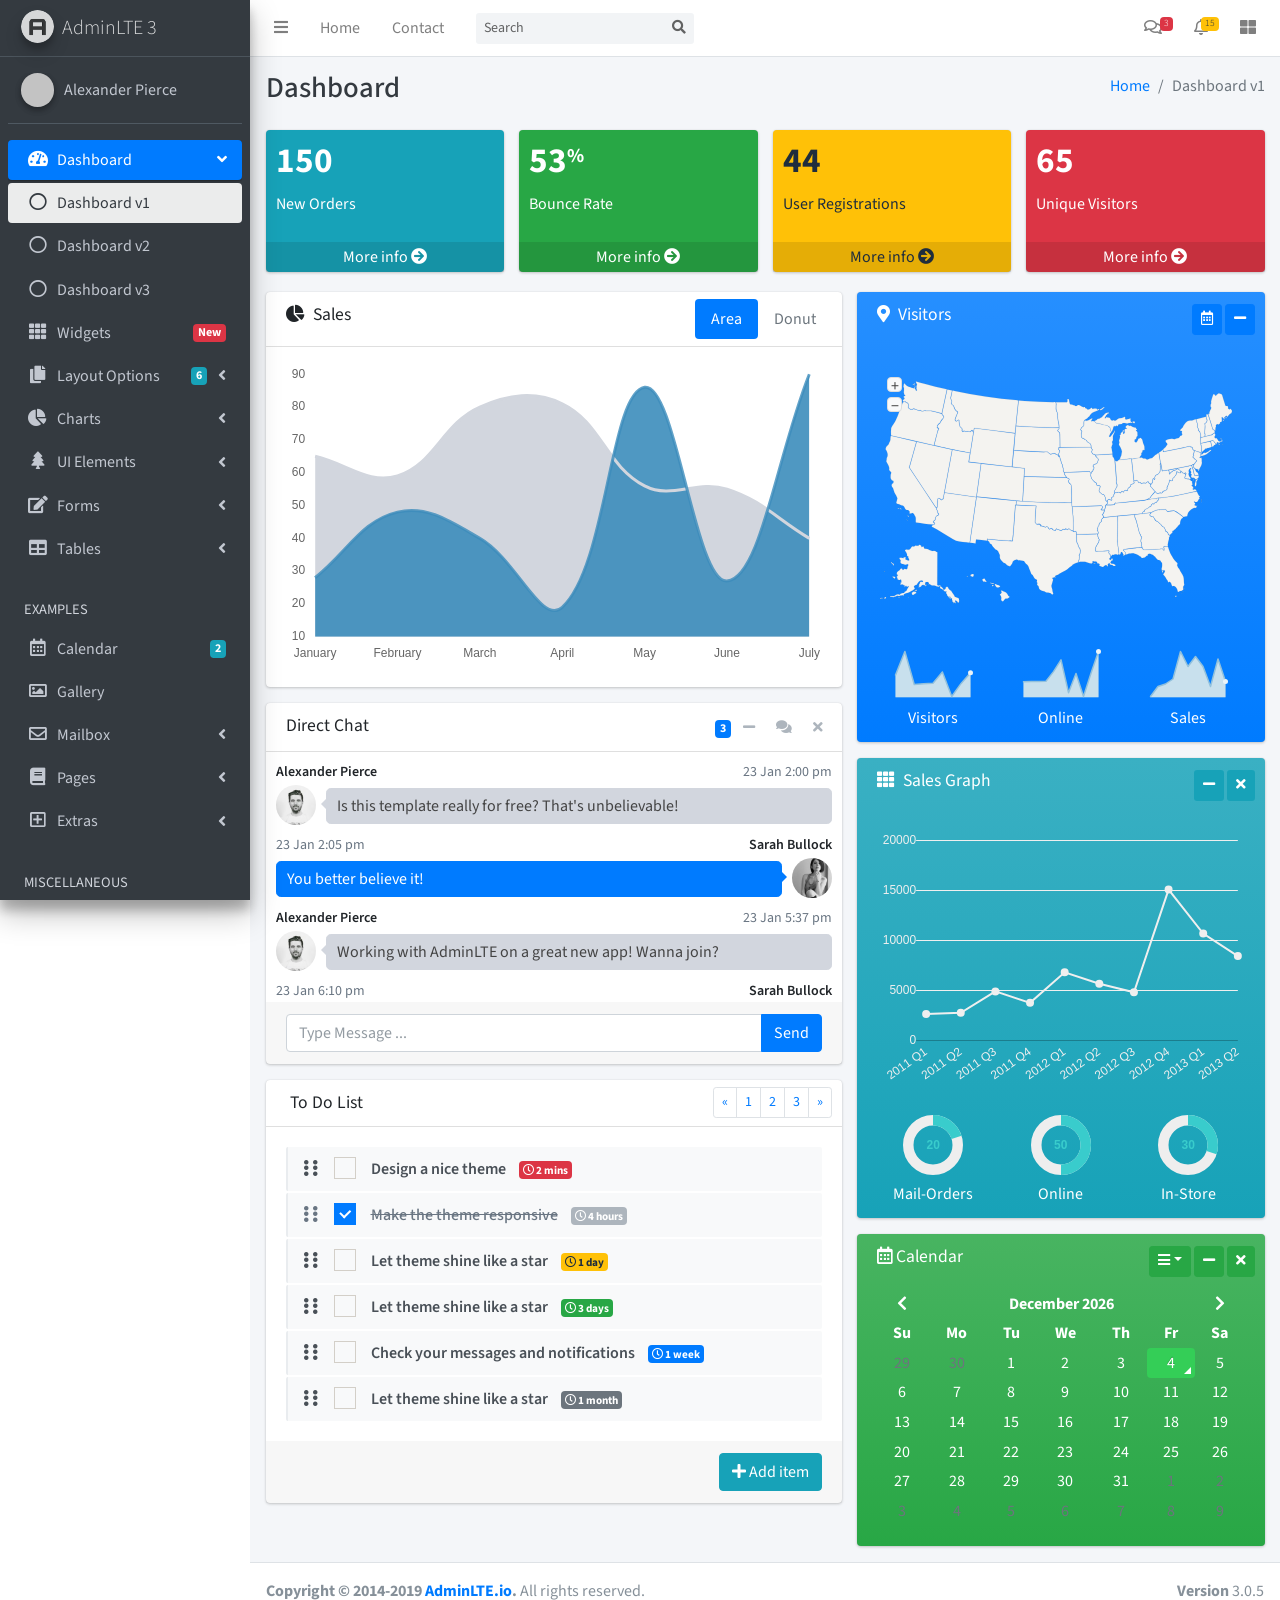
<file: src/main/webapp/resources/index.html>
<!DOCTYPE html>
<html>
<head>
  <meta charset="utf-8">
  <meta http-equiv="X-UA-Compatible" content="IE=edge">
  <title>AdminLTE 3 | Dashboard</title>
  <!-- Tell the browser to be responsive to screen width -->
  <meta name="viewport" content="width=device-width, initial-scale=1">
  <!-- Font Awesome -->
  <link rel="stylesheet" href="plugins/fontawesome-free/css/all.min.css">
  <!-- Ionicons -->
  <link rel="stylesheet" href="https://code.ionicframework.com/ionicons/2.0.1/css/ionicons.min.css">
  <!-- Tempusdominus Bbootstrap 4 -->
  <link rel="stylesheet" href="plugins/tempusdominus-bootstrap-4/css/tempusdominus-bootstrap-4.min.css">
  <!-- iCheck -->
  <link rel="stylesheet" href="plugins/icheck-bootstrap/icheck-bootstrap.min.css">
  <!-- JQVMap -->
  <link rel="stylesheet" href="plugins/jqvmap/jqvmap.min.css">
  <!-- Theme style -->
  <link rel="stylesheet" href="dist/css/adminlte.min.css">
  <!-- overlayScrollbars -->
  <link rel="stylesheet" href="plugins/overlayScrollbars/css/OverlayScrollbars.min.css">
  <!-- Daterange picker -->
  <link rel="stylesheet" href="plugins/daterangepicker/daterangepicker.css">
  <!-- summernote -->
  <link rel="stylesheet" href="plugins/summernote/summernote-bs4.css">
  <!-- Google Font: Source Sans Pro -->
  <link href="https://fonts.googleapis.com/css?family=Source+Sans+Pro:300,400,400i,700" rel="stylesheet">
</head>
<body class="hold-transition sidebar-mini layout-fixed">
<div class="wrapper">

  <!-- Navbar -->
  <nav class="main-header navbar navbar-expand navbar-white navbar-light">
    <!-- Left navbar links -->
    <ul class="navbar-nav">
      <li class="nav-item">
        <a class="nav-link" data-widget="pushmenu" href="#" role="button"><i class="fas fa-bars"></i></a>
      </li>
      <li class="nav-item d-none d-sm-inline-block">
        <a href="index3.html" class="nav-link">Home</a>
      </li>
      <li class="nav-item d-none d-sm-inline-block">
        <a href="#" class="nav-link">Contact</a>
      </li>
    </ul>

    <!-- SEARCH FORM -->
    <form class="form-inline ml-3">
      <div class="input-group input-group-sm">
        <input class="form-control form-control-navbar" type="search" placeholder="Search" aria-label="Search">
        <div class="input-group-append">
          <button class="btn btn-navbar" type="submit">
            <i class="fas fa-search"></i>
          </button>
        </div>
      </div>
    </form>

    <!-- Right navbar links -->
    <ul class="navbar-nav ml-auto">
      <!-- Messages Dropdown Menu -->
      <li class="nav-item dropdown">
        <a class="nav-link" data-toggle="dropdown" href="#">
          <i class="far fa-comments"></i>
          <span class="badge badge-danger navbar-badge">3</span>
        </a>
        <div class="dropdown-menu dropdown-menu-lg dropdown-menu-right">
          <a href="#" class="dropdown-item">
            <!-- Message Start -->
            <div class="media">
              <img src="dist/img/user1-128x128.jpg" alt="User Avatar" class="img-size-50 mr-3 img-circle">
              <div class="media-body">
                <h3 class="dropdown-item-title">
                  Brad Diesel
                  <span class="float-right text-sm text-danger"><i class="fas fa-star"></i></span>
                </h3>
                <p class="text-sm">Call me whenever you can...</p>
                <p class="text-sm text-muted"><i class="far fa-clock mr-1"></i> 4 Hours Ago</p>
              </div>
            </div>
            <!-- Message End -->
          </a>
          <div class="dropdown-divider"></div>
          <a href="#" class="dropdown-item">
            <!-- Message Start -->
            <div class="media">
              <img src="dist/img/user8-128x128.jpg" alt="User Avatar" class="img-size-50 img-circle mr-3">
              <div class="media-body">
                <h3 class="dropdown-item-title">
                  John Pierce
                  <span class="float-right text-sm text-muted"><i class="fas fa-star"></i></span>
                </h3>
                <p class="text-sm">I got your message bro</p>
                <p class="text-sm text-muted"><i class="far fa-clock mr-1"></i> 4 Hours Ago</p>
              </div>
            </div>
            <!-- Message End -->
          </a>
          <div class="dropdown-divider"></div>
          <a href="#" class="dropdown-item">
            <!-- Message Start -->
            <div class="media">
              <img src="dist/img/user3-128x128.jpg" alt="User Avatar" class="img-size-50 img-circle mr-3">
              <div class="media-body">
                <h3 class="dropdown-item-title">
                  Nora Silvester
                  <span class="float-right text-sm text-warning"><i class="fas fa-star"></i></span>
                </h3>
                <p class="text-sm">The subject goes here</p>
                <p class="text-sm text-muted"><i class="far fa-clock mr-1"></i> 4 Hours Ago</p>
              </div>
            </div>
            <!-- Message End -->
          </a>
          <div class="dropdown-divider"></div>
          <a href="#" class="dropdown-item dropdown-footer">See All Messages</a>
        </div>
      </li>
      <!-- Notifications Dropdown Menu -->
      <li class="nav-item dropdown">
        <a class="nav-link" data-toggle="dropdown" href="#">
          <i class="far fa-bell"></i>
          <span class="badge badge-warning navbar-badge">15</span>
        </a>
        <div class="dropdown-menu dropdown-menu-lg dropdown-menu-right">
          <span class="dropdown-item dropdown-header">15 Notifications</span>
          <div class="dropdown-divider"></div>
          <a href="#" class="dropdown-item">
            <i class="fas fa-envelope mr-2"></i> 4 new messages
            <span class="float-right text-muted text-sm">3 mins</span>
          </a>
          <div class="dropdown-divider"></div>
          <a href="#" class="dropdown-item">
            <i class="fas fa-users mr-2"></i> 8 friend requests
            <span class="float-right text-muted text-sm">12 hours</span>
          </a>
          <div class="dropdown-divider"></div>
          <a href="#" class="dropdown-item">
            <i class="fas fa-file mr-2"></i> 3 new reports
            <span class="float-right text-muted text-sm">2 days</span>
          </a>
          <div class="dropdown-divider"></div>
          <a href="#" class="dropdown-item dropdown-footer">See All Notifications</a>
        </div>
      </li>
      <li class="nav-item">
        <a class="nav-link" data-widget="control-sidebar" data-slide="true" href="#" role="button">
          <i class="fas fa-th-large"></i>
        </a>
      </li>
    </ul>
  </nav>
  <!-- /.navbar -->

  <!-- Main Sidebar Container -->
  <aside class="main-sidebar sidebar-dark-primary elevation-4">
    <!-- Brand Logo -->
    <a href="index3.html" class="brand-link">
      <img src="dist/img/AdminLTELogo.png" alt="AdminLTE Logo" class="brand-image img-circle elevation-3"
           style="opacity: .8">
      <span class="brand-text font-weight-light">AdminLTE 3</span>
    </a>

    <!-- Sidebar -->
    <div class="sidebar">
      <!-- Sidebar user panel (optional) -->
      <div class="user-panel mt-3 pb-3 mb-3 d-flex">
        <div class="image">
          <img src="dist/img/user2-160x160.jpg" class="img-circle elevation-2" alt="User Image">
        </div>
        <div class="info">
          <a href="#" class="d-block">Alexander Pierce</a>
        </div>
      </div>

      <!-- Sidebar Menu -->
      <nav class="mt-2">
        <ul class="nav nav-pills nav-sidebar flex-column" data-widget="treeview" role="menu" data-accordion="false">
          <!-- Add icons to the links using the .nav-icon class
               with font-awesome or any other icon font library -->
          <li class="nav-item has-treeview menu-open">
            <a href="#" class="nav-link active">
              <i class="nav-icon fas fa-tachometer-alt"></i>
              <p>
                Dashboard
                <i class="right fas fa-angle-left"></i>
              </p>
            </a>
            <ul class="nav nav-treeview">
              <li class="nav-item">
                <a href="./index.html" class="nav-link active">
                  <i class="far fa-circle nav-icon"></i>
                  <p>Dashboard v1</p>
                </a>
              </li>
              <li class="nav-item">
                <a href="./index2.html" class="nav-link">
                  <i class="far fa-circle nav-icon"></i>
                  <p>Dashboard v2</p>
                </a>
              </li>
              <li class="nav-item">
                <a href="./index3.html" class="nav-link">
                  <i class="far fa-circle nav-icon"></i>
                  <p>Dashboard v3</p>
                </a>
              </li>
            </ul>
          </li>
          <li class="nav-item">
            <a href="pages/widgets.html" class="nav-link">
              <i class="nav-icon fas fa-th"></i>
              <p>
                Widgets
                <span class="right badge badge-danger">New</span>
              </p>
            </a>
          </li>
          <li class="nav-item has-treeview">
            <a href="#" class="nav-link">
              <i class="nav-icon fas fa-copy"></i>
              <p>
                Layout Options
                <i class="fas fa-angle-left right"></i>
                <span class="badge badge-info right">6</span>
              </p>
            </a>
            <ul class="nav nav-treeview">
              <li class="nav-item">
                <a href="pages/layout/top-nav.html" class="nav-link">
                  <i class="far fa-circle nav-icon"></i>
                  <p>Top Navigation</p>
                </a>
              </li>
              <li class="nav-item">
                <a href="pages/layout/top-nav-sidebar.html" class="nav-link">
                  <i class="far fa-circle nav-icon"></i>
                  <p>Top Navigation + Sidebar</p>
                </a>
              </li>
              <li class="nav-item">
                <a href="pages/layout/boxed.html" class="nav-link">
                  <i class="far fa-circle nav-icon"></i>
                  <p>Boxed</p>
                </a>
              </li>
              <li class="nav-item">
                <a href="pages/layout/fixed-sidebar.html" class="nav-link">
                  <i class="far fa-circle nav-icon"></i>
                  <p>Fixed Sidebar</p>
                </a>
              </li>
              <li class="nav-item">
                <a href="pages/layout/fixed-topnav.html" class="nav-link">
                  <i class="far fa-circle nav-icon"></i>
                  <p>Fixed Navbar</p>
                </a>
              </li>
              <li class="nav-item">
                <a href="pages/layout/fixed-footer.html" class="nav-link">
                  <i class="far fa-circle nav-icon"></i>
                  <p>Fixed Footer</p>
                </a>
              </li>
              <li class="nav-item">
                <a href="pages/layout/collapsed-sidebar.html" class="nav-link">
                  <i class="far fa-circle nav-icon"></i>
                  <p>Collapsed Sidebar</p>
                </a>
              </li>
            </ul>
          </li>
          <li class="nav-item has-treeview">
            <a href="#" class="nav-link">
              <i class="nav-icon fas fa-chart-pie"></i>
              <p>
                Charts
                <i class="right fas fa-angle-left"></i>
              </p>
            </a>
            <ul class="nav nav-treeview">
              <li class="nav-item">
                <a href="pages/charts/chartjs.html" class="nav-link">
                  <i class="far fa-circle nav-icon"></i>
                  <p>ChartJS</p>
                </a>
              </li>
              <li class="nav-item">
                <a href="pages/charts/flot.html" class="nav-link">
                  <i class="far fa-circle nav-icon"></i>
                  <p>Flot</p>
                </a>
              </li>
              <li class="nav-item">
                <a href="pages/charts/inline.html" class="nav-link">
                  <i class="far fa-circle nav-icon"></i>
                  <p>Inline</p>
                </a>
              </li>
            </ul>
          </li>
          <li class="nav-item has-treeview">
            <a href="#" class="nav-link">
              <i class="nav-icon fas fa-tree"></i>
              <p>
                UI Elements
                <i class="fas fa-angle-left right"></i>
              </p>
            </a>
            <ul class="nav nav-treeview">
              <li class="nav-item">
                <a href="pages/UI/general.html" class="nav-link">
                  <i class="far fa-circle nav-icon"></i>
                  <p>General</p>
                </a>
              </li>
              <li class="nav-item">
                <a href="pages/UI/icons.html" class="nav-link">
                  <i class="far fa-circle nav-icon"></i>
                  <p>Icons</p>
                </a>
              </li>
              <li class="nav-item">
                <a href="pages/UI/buttons.html" class="nav-link">
                  <i class="far fa-circle nav-icon"></i>
                  <p>Buttons</p>
                </a>
              </li>
              <li class="nav-item">
                <a href="pages/UI/sliders.html" class="nav-link">
                  <i class="far fa-circle nav-icon"></i>
                  <p>Sliders</p>
                </a>
              </li>
              <li class="nav-item">
                <a href="pages/UI/modals.html" class="nav-link">
                  <i class="far fa-circle nav-icon"></i>
                  <p>Modals & Alerts</p>
                </a>
              </li>
              <li class="nav-item">
                <a href="pages/UI/navbar.html" class="nav-link">
                  <i class="far fa-circle nav-icon"></i>
                  <p>Navbar & Tabs</p>
                </a>
              </li>
              <li class="nav-item">
                <a href="pages/UI/timeline.html" class="nav-link">
                  <i class="far fa-circle nav-icon"></i>
                  <p>Timeline</p>
                </a>
              </li>
              <li class="nav-item">
                <a href="pages/UI/ribbons.html" class="nav-link">
                  <i class="far fa-circle nav-icon"></i>
                  <p>Ribbons</p>
                </a>
              </li>
            </ul>
          </li>
          <li class="nav-item has-treeview">
            <a href="#" class="nav-link">
              <i class="nav-icon fas fa-edit"></i>
              <p>
                Forms
                <i class="fas fa-angle-left right"></i>
              </p>
            </a>
            <ul class="nav nav-treeview">
              <li class="nav-item">
                <a href="pages/forms/general.html" class="nav-link">
                  <i class="far fa-circle nav-icon"></i>
                  <p>General Elements</p>
                </a>
              </li>
              <li class="nav-item">
                <a href="pages/forms/advanced.html" class="nav-link">
                  <i class="far fa-circle nav-icon"></i>
                  <p>Advanced Elements</p>
                </a>
              </li>
              <li class="nav-item">
                <a href="pages/forms/editors.html" class="nav-link">
                  <i class="far fa-circle nav-icon"></i>
                  <p>Editors</p>
                </a>
              </li>
              <li class="nav-item">
                <a href="pages/forms/validation.html" class="nav-link">
                  <i class="far fa-circle nav-icon"></i>
                  <p>Validation</p>
                </a>
              </li>
            </ul>
          </li>
          <li class="nav-item has-treeview">
            <a href="#" class="nav-link">
              <i class="nav-icon fas fa-table"></i>
              <p>
                Tables
                <i class="fas fa-angle-left right"></i>
              </p>
            </a>
            <ul class="nav nav-treeview">
              <li class="nav-item">
                <a href="pages/tables/simple.html" class="nav-link">
                  <i class="far fa-circle nav-icon"></i>
                  <p>Simple Tables</p>
                </a>
              </li>
              <li class="nav-item">
                <a href="pages/tables/data.html" class="nav-link">
                  <i class="far fa-circle nav-icon"></i>
                  <p>DataTables</p>
                </a>
              </li>
              <li class="nav-item">
                <a href="pages/tables/jsgrid.html" class="nav-link">
                  <i class="far fa-circle nav-icon"></i>
                  <p>jsGrid</p>
                </a>
              </li>
            </ul>
          </li>
          <li class="nav-header">EXAMPLES</li>
          <li class="nav-item">
            <a href="pages/calendar.html" class="nav-link">
              <i class="nav-icon far fa-calendar-alt"></i>
              <p>
                Calendar
                <span class="badge badge-info right">2</span>
              </p>
            </a>
          </li>
          <li class="nav-item">
            <a href="pages/gallery.html" class="nav-link">
              <i class="nav-icon far fa-image"></i>
              <p>
                Gallery
              </p>
            </a>
          </li>
          <li class="nav-item has-treeview">
            <a href="#" class="nav-link">
              <i class="nav-icon far fa-envelope"></i>
              <p>
                Mailbox
                <i class="fas fa-angle-left right"></i>
              </p>
            </a>
            <ul class="nav nav-treeview">
              <li class="nav-item">
                <a href="pages/mailbox/mailbox.html" class="nav-link">
                  <i class="far fa-circle nav-icon"></i>
                  <p>Inbox</p>
                </a>
              </li>
              <li class="nav-item">
                <a href="pages/mailbox/compose.html" class="nav-link">
                  <i class="far fa-circle nav-icon"></i>
                  <p>Compose</p>
                </a>
              </li>
              <li class="nav-item">
                <a href="pages/mailbox/read-mail.html" class="nav-link">
                  <i class="far fa-circle nav-icon"></i>
                  <p>Read</p>
                </a>
              </li>
            </ul>
          </li>
          <li class="nav-item has-treeview">
            <a href="#" class="nav-link">
              <i class="nav-icon fas fa-book"></i>
              <p>
                Pages
                <i class="fas fa-angle-left right"></i>
              </p>
            </a>
            <ul class="nav nav-treeview">
              <li class="nav-item">
                <a href="pages/examples/invoice.html" class="nav-link">
                  <i class="far fa-circle nav-icon"></i>
                  <p>Invoice</p>
                </a>
              </li>
              <li class="nav-item">
                <a href="pages/examples/profile.html" class="nav-link">
                  <i class="far fa-circle nav-icon"></i>
                  <p>Profile</p>
                </a>
              </li>
              <li class="nav-item">
                <a href="pages/examples/e-commerce.html" class="nav-link">
                  <i class="far fa-circle nav-icon"></i>
                  <p>E-commerce</p>
                </a>
              </li>
              <li class="nav-item">
                <a href="pages/examples/projects.html" class="nav-link">
                  <i class="far fa-circle nav-icon"></i>
                  <p>Projects</p>
                </a>
              </li>
              <li class="nav-item">
                <a href="pages/examples/project-add.html" class="nav-link">
                  <i class="far fa-circle nav-icon"></i>
                  <p>Project Add</p>
                </a>
              </li>
              <li class="nav-item">
                <a href="pages/examples/project-edit.html" class="nav-link">
                  <i class="far fa-circle nav-icon"></i>
                  <p>Project Edit</p>
                </a>
              </li>
              <li class="nav-item">
                <a href="pages/examples/project-detail.html" class="nav-link">
                  <i class="far fa-circle nav-icon"></i>
                  <p>Project Detail</p>
                </a>
              </li>
              <li class="nav-item">
                <a href="pages/examples/contacts.html" class="nav-link">
                  <i class="far fa-circle nav-icon"></i>
                  <p>Contacts</p>
                </a>
              </li>
            </ul>
          </li>
          <li class="nav-item has-treeview">
            <a href="#" class="nav-link">
              <i class="nav-icon far fa-plus-square"></i>
              <p>
                Extras
                <i class="fas fa-angle-left right"></i>
              </p>
            </a>
            <ul class="nav nav-treeview">
              <li class="nav-item">
                <a href="pages/examples/login.html" class="nav-link">
                  <i class="far fa-circle nav-icon"></i>
                  <p>Login</p>
                </a>
              </li>
              <li class="nav-item">
                <a href="pages/examples/register.html" class="nav-link">
                  <i class="far fa-circle nav-icon"></i>
                  <p>Register</p>
                </a>
              </li>
              <li class="nav-item">
                <a href="pages/examples/forgot-password.html" class="nav-link">
                  <i class="far fa-circle nav-icon"></i>
                  <p>Forgot Password</p>
                </a>
              </li>
              <li class="nav-item">
                <a href="pages/examples/recover-password.html" class="nav-link">
                  <i class="far fa-circle nav-icon"></i>
                  <p>Recover Password</p>
                </a>
              </li>
              <li class="nav-item">
                <a href="pages/examples/lockscreen.html" class="nav-link">
                  <i class="far fa-circle nav-icon"></i>
                  <p>Lockscreen</p>
                </a>
              </li>
              <li class="nav-item">
                <a href="pages/examples/legacy-user-menu.html" class="nav-link">
                  <i class="far fa-circle nav-icon"></i>
                  <p>Legacy User Menu</p>
                </a>
              </li>
              <li class="nav-item">
                <a href="pages/examples/language-menu.html" class="nav-link">
                  <i class="far fa-circle nav-icon"></i>
                  <p>Language Menu</p>
                </a>
              </li>
              <li class="nav-item">
                <a href="pages/examples/404.html" class="nav-link">
                  <i class="far fa-circle nav-icon"></i>
                  <p>Error 404</p>
                </a>
              </li>
              <li class="nav-item">
                <a href="pages/examples/500.html" class="nav-link">
                  <i class="far fa-circle nav-icon"></i>
                  <p>Error 500</p>
                </a>
              </li>
              <li class="nav-item">
                <a href="pages/examples/pace.html" class="nav-link">
                  <i class="far fa-circle nav-icon"></i>
                  <p>Pace</p>
                </a>
              </li>
              <li class="nav-item">
                <a href="pages/examples/blank.html" class="nav-link">
                  <i class="far fa-circle nav-icon"></i>
                  <p>Blank Page</p>
                </a>
              </li>
              <li class="nav-item">
                <a href="starter.html" class="nav-link">
                  <i class="far fa-circle nav-icon"></i>
                  <p>Starter Page</p>
                </a>
              </li>
            </ul>
          </li>
          <li class="nav-header">MISCELLANEOUS</li>
          <li class="nav-item">
            <a href="https://adminlte.io/docs/3.0" class="nav-link">
              <i class="nav-icon fas fa-file"></i>
              <p>Documentation</p>
            </a>
          </li>
          <li class="nav-header">MULTI LEVEL EXAMPLE</li>
          <li class="nav-item">
            <a href="#" class="nav-link">
              <i class="fas fa-circle nav-icon"></i>
              <p>Level 1</p>
            </a>
          </li>
          <li class="nav-item has-treeview">
            <a href="#" class="nav-link">
              <i class="nav-icon fas fa-circle"></i>
              <p>
                Level 1
                <i class="right fas fa-angle-left"></i>
              </p>
            </a>
            <ul class="nav nav-treeview">
              <li class="nav-item">
                <a href="#" class="nav-link">
                  <i class="far fa-circle nav-icon"></i>
                  <p>Level 2</p>
                </a>
              </li>
              <li class="nav-item has-treeview">
                <a href="#" class="nav-link">
                  <i class="far fa-circle nav-icon"></i>
                  <p>
                    Level 2
                    <i class="right fas fa-angle-left"></i>
                  </p>
                </a>
                <ul class="nav nav-treeview">
                  <li class="nav-item">
                    <a href="#" class="nav-link">
                      <i class="far fa-dot-circle nav-icon"></i>
                      <p>Level 3</p>
                    </a>
                  </li>
                  <li class="nav-item">
                    <a href="#" class="nav-link">
                      <i class="far fa-dot-circle nav-icon"></i>
                      <p>Level 3</p>
                    </a>
                  </li>
                  <li class="nav-item">
                    <a href="#" class="nav-link">
                      <i class="far fa-dot-circle nav-icon"></i>
                      <p>Level 3</p>
                    </a>
                  </li>
                </ul>
              </li>
              <li class="nav-item">
                <a href="#" class="nav-link">
                  <i class="far fa-circle nav-icon"></i>
                  <p>Level 2</p>
                </a>
              </li>
            </ul>
          </li>
          <li class="nav-item">
            <a href="#" class="nav-link">
              <i class="fas fa-circle nav-icon"></i>
              <p>Level 1</p>
            </a>
          </li>
          <li class="nav-header">LABELS</li>
          <li class="nav-item">
            <a href="#" class="nav-link">
              <i class="nav-icon far fa-circle text-danger"></i>
              <p class="text">Important</p>
            </a>
          </li>
          <li class="nav-item">
            <a href="#" class="nav-link">
              <i class="nav-icon far fa-circle text-warning"></i>
              <p>Warning</p>
            </a>
          </li>
          <li class="nav-item">
            <a href="#" class="nav-link">
              <i class="nav-icon far fa-circle text-info"></i>
              <p>Informational</p>
            </a>
          </li>
        </ul>
      </nav>
      <!-- /.sidebar-menu -->
    </div>
    <!-- /.sidebar -->
  </aside>

  <!-- Content Wrapper. Contains page content -->
  <div class="content-wrapper">
    <!-- Content Header (Page header) -->
    <div class="content-header">
      <div class="container-fluid">
        <div class="row mb-2">
          <div class="col-sm-6">
            <h1 class="m-0 text-dark">Dashboard</h1>
          </div><!-- /.col -->
          <div class="col-sm-6">
            <ol class="breadcrumb float-sm-right">
              <li class="breadcrumb-item"><a href="#">Home</a></li>
              <li class="breadcrumb-item active">Dashboard v1</li>
            </ol>
          </div><!-- /.col -->
        </div><!-- /.row -->
      </div><!-- /.container-fluid -->
    </div>
    <!-- /.content-header -->

    <!-- Main content -->
    <section class="content">
      <div class="container-fluid">
        <!-- Small boxes (Stat box) -->
        <div class="row">
          <div class="col-lg-3 col-6">
            <!-- small box -->
            <div class="small-box bg-info">
              <div class="inner">
                <h3>150</h3>

                <p>New Orders</p>
              </div>
              <div class="icon">
                <i class="ion ion-bag"></i>
              </div>
              <a href="#" class="small-box-footer">More info <i class="fas fa-arrow-circle-right"></i></a>
            </div>
          </div>
          <!-- ./col -->
          <div class="col-lg-3 col-6">
            <!-- small box -->
            <div class="small-box bg-success">
              <div class="inner">
                <h3>53<sup style="font-size: 20px">%</sup></h3>

                <p>Bounce Rate</p>
              </div>
              <div class="icon">
                <i class="ion ion-stats-bars"></i>
              </div>
              <a href="#" class="small-box-footer">More info <i class="fas fa-arrow-circle-right"></i></a>
            </div>
          </div>
          <!-- ./col -->
          <div class="col-lg-3 col-6">
            <!-- small box -->
            <div class="small-box bg-warning">
              <div class="inner">
                <h3>44</h3>

                <p>User Registrations</p>
              </div>
              <div class="icon">
                <i class="ion ion-person-add"></i>
              </div>
              <a href="#" class="small-box-footer">More info <i class="fas fa-arrow-circle-right"></i></a>
            </div>
          </div>
          <!-- ./col -->
          <div class="col-lg-3 col-6">
            <!-- small box -->
            <div class="small-box bg-danger">
              <div class="inner">
                <h3>65</h3>

                <p>Unique Visitors</p>
              </div>
              <div class="icon">
                <i class="ion ion-pie-graph"></i>
              </div>
              <a href="#" class="small-box-footer">More info <i class="fas fa-arrow-circle-right"></i></a>
            </div>
          </div>
          <!-- ./col -->
        </div>
        <!-- /.row -->
        <!-- Main row -->
        <div class="row">
          <!-- Left col -->
          <section class="col-lg-7 connectedSortable">
            <!-- Custom tabs (Charts with tabs)-->
            <div class="card">
              <div class="card-header">
                <h3 class="card-title">
                  <i class="fas fa-chart-pie mr-1"></i>
                  Sales
                </h3>
                <div class="card-tools">
                  <ul class="nav nav-pills ml-auto">
                    <li class="nav-item">
                      <a class="nav-link active" href="#revenue-chart" data-toggle="tab">Area</a>
                    </li>
                    <li class="nav-item">
                      <a class="nav-link" href="#sales-chart" data-toggle="tab">Donut</a>
                    </li>
                  </ul>
                </div>
              </div><!-- /.card-header -->
              <div class="card-body">
                <div class="tab-content p-0">
                  <!-- Morris chart - Sales -->
                  <div class="chart tab-pane active" id="revenue-chart"
                       style="position: relative; height: 300px;">
                      <canvas id="revenue-chart-canvas" height="300" style="height: 300px;"></canvas>                         
                   </div>
                  <div class="chart tab-pane" id="sales-chart" style="position: relative; height: 300px;">
                    <canvas id="sales-chart-canvas" height="300" style="height: 300px;"></canvas>                         
                  </div>  
                </div>
              </div><!-- /.card-body -->
            </div>
            <!-- /.card -->

            <!-- DIRECT CHAT -->
            <div class="card direct-chat direct-chat-primary">
              <div class="card-header">
                <h3 class="card-title">Direct Chat</h3>

                <div class="card-tools">
                  <span data-toggle="tooltip" title="3 New Messages" class="badge badge-primary">3</span>
                  <button type="button" class="btn btn-tool" data-card-widget="collapse">
                    <i class="fas fa-minus"></i>
                  </button>
                  <button type="button" class="btn btn-tool" data-toggle="tooltip" title="Contacts"
                          data-widget="chat-pane-toggle">
                    <i class="fas fa-comments"></i>
                  </button>
                  <button type="button" class="btn btn-tool" data-card-widget="remove"><i class="fas fa-times"></i>
                  </button>
                </div>
              </div>
              <!-- /.card-header -->
              <div class="card-body">
                <!-- Conversations are loaded here -->
                <div class="direct-chat-messages">
                  <!-- Message. Default to the left -->
                  <div class="direct-chat-msg">
                    <div class="direct-chat-infos clearfix">
                      <span class="direct-chat-name float-left">Alexander Pierce</span>
                      <span class="direct-chat-timestamp float-right">23 Jan 2:00 pm</span>
                    </div>
                    <!-- /.direct-chat-infos -->
                    <img class="direct-chat-img" src="dist/img/user1-128x128.jpg" alt="message user image">
                    <!-- /.direct-chat-img -->
                    <div class="direct-chat-text">
                      Is this template really for free? That's unbelievable!
                    </div>
                    <!-- /.direct-chat-text -->
                  </div>
                  <!-- /.direct-chat-msg -->

                  <!-- Message to the right -->
                  <div class="direct-chat-msg right">
                    <div class="direct-chat-infos clearfix">
                      <span class="direct-chat-name float-right">Sarah Bullock</span>
                      <span class="direct-chat-timestamp float-left">23 Jan 2:05 pm</span>
                    </div>
                    <!-- /.direct-chat-infos -->
                    <img class="direct-chat-img" src="dist/img/user3-128x128.jpg" alt="message user image">
                    <!-- /.direct-chat-img -->
                    <div class="direct-chat-text">
                      You better believe it!
                    </div>
                    <!-- /.direct-chat-text -->
                  </div>
                  <!-- /.direct-chat-msg -->

                  <!-- Message. Default to the left -->
                  <div class="direct-chat-msg">
                    <div class="direct-chat-infos clearfix">
                      <span class="direct-chat-name float-left">Alexander Pierce</span>
                      <span class="direct-chat-timestamp float-right">23 Jan 5:37 pm</span>
                    </div>
                    <!-- /.direct-chat-infos -->
                    <img class="direct-chat-img" src="dist/img/user1-128x128.jpg" alt="message user image">
                    <!-- /.direct-chat-img -->
                    <div class="direct-chat-text">
                      Working with AdminLTE on a great new app! Wanna join?
                    </div>
                    <!-- /.direct-chat-text -->
                  </div>
                  <!-- /.direct-chat-msg -->

                  <!-- Message to the right -->
                  <div class="direct-chat-msg right">
                    <div class="direct-chat-infos clearfix">
                      <span class="direct-chat-name float-right">Sarah Bullock</span>
                      <span class="direct-chat-timestamp float-left">23 Jan 6:10 pm</span>
                    </div>
                    <!-- /.direct-chat-infos -->
                    <img class="direct-chat-img" src="dist/img/user3-128x128.jpg" alt="message user image">
                    <!-- /.direct-chat-img -->
                    <div class="direct-chat-text">
                      I would love to.
                    </div>
                    <!-- /.direct-chat-text -->
                  </div>
                  <!-- /.direct-chat-msg -->

                </div>
                <!--/.direct-chat-messages-->

                <!-- Contacts are loaded here -->
                <div class="direct-chat-contacts">
                  <ul class="contacts-list">
                    <li>
                      <a href="#">
                        <img class="contacts-list-img" src="dist/img/user1-128x128.jpg">

                        <div class="contacts-list-info">
                          <span class="contacts-list-name">
                            Count Dracula
                            <small class="contacts-list-date float-right">2/28/2015</small>
                          </span>
                          <span class="contacts-list-msg">How have you been? I was...</span>
                        </div>
                        <!-- /.contacts-list-info -->
                      </a>
                    </li>
                    <!-- End Contact Item -->
                    <li>
                      <a href="#">
                        <img class="contacts-list-img" src="dist/img/user7-128x128.jpg">

                        <div class="contacts-list-info">
                          <span class="contacts-list-name">
                            Sarah Doe
                            <small class="contacts-list-date float-right">2/23/2015</small>
                          </span>
                          <span class="contacts-list-msg">I will be waiting for...</span>
                        </div>
                        <!-- /.contacts-list-info -->
                      </a>
                    </li>
                    <!-- End Contact Item -->
                    <li>
                      <a href="#">
                        <img class="contacts-list-img" src="dist/img/user3-128x128.jpg">

                        <div class="contacts-list-info">
                          <span class="contacts-list-name">
                            Nadia Jolie
                            <small class="contacts-list-date float-right">2/20/2015</small>
                          </span>
                          <span class="contacts-list-msg">I'll call you back at...</span>
                        </div>
                        <!-- /.contacts-list-info -->
                      </a>
                    </li>
                    <!-- End Contact Item -->
                    <li>
                      <a href="#">
                        <img class="contacts-list-img" src="dist/img/user5-128x128.jpg">

                        <div class="contacts-list-info">
                          <span class="contacts-list-name">
                            Nora S. Vans
                            <small class="contacts-list-date float-right">2/10/2015</small>
                          </span>
                          <span class="contacts-list-msg">Where is your new...</span>
                        </div>
                        <!-- /.contacts-list-info -->
                      </a>
                    </li>
                    <!-- End Contact Item -->
                    <li>
                      <a href="#">
                        <img class="contacts-list-img" src="dist/img/user6-128x128.jpg">

                        <div class="contacts-list-info">
                          <span class="contacts-list-name">
                            John K.
                            <small class="contacts-list-date float-right">1/27/2015</small>
                          </span>
                          <span class="contacts-list-msg">Can I take a look at...</span>
                        </div>
                        <!-- /.contacts-list-info -->
                      </a>
                    </li>
                    <!-- End Contact Item -->
                    <li>
                      <a href="#">
                        <img class="contacts-list-img" src="dist/img/user8-128x128.jpg">

                        <div class="contacts-list-info">
                          <span class="contacts-list-name">
                            Kenneth M.
                            <small class="contacts-list-date float-right">1/4/2015</small>
                          </span>
                          <span class="contacts-list-msg">Never mind I found...</span>
                        </div>
                        <!-- /.contacts-list-info -->
                      </a>
                    </li>
                    <!-- End Contact Item -->
                  </ul>
                  <!-- /.contacts-list -->
                </div>
                <!-- /.direct-chat-pane -->
              </div>
              <!-- /.card-body -->
              <div class="card-footer">
                <form action="#" method="post">
                  <div class="input-group">
                    <input type="text" name="message" placeholder="Type Message ..." class="form-control">
                    <span class="input-group-append">
                      <button type="button" class="btn btn-primary">Send</button>
                    </span>
                  </div>
                </form>
              </div>
              <!-- /.card-footer-->
            </div>
            <!--/.direct-chat -->

            <!-- TO DO List -->
            <div class="card">
              <div class="card-header">
                <h3 class="card-title">
                  <i class="ion ion-clipboard mr-1"></i>
                  To Do List
                </h3>

                <div class="card-tools">
                  <ul class="pagination pagination-sm">
                    <li class="page-item"><a href="#" class="page-link">&laquo;</a></li>
                    <li class="page-item"><a href="#" class="page-link">1</a></li>
                    <li class="page-item"><a href="#" class="page-link">2</a></li>
                    <li class="page-item"><a href="#" class="page-link">3</a></li>
                    <li class="page-item"><a href="#" class="page-link">&raquo;</a></li>
                  </ul>
                </div>
              </div>
              <!-- /.card-header -->
              <div class="card-body">
                <ul class="todo-list" data-widget="todo-list">
                  <li>
                    <!-- drag handle -->
                    <span class="handle">
                      <i class="fas fa-ellipsis-v"></i>
                      <i class="fas fa-ellipsis-v"></i>
                    </span>
                    <!-- checkbox -->
                    <div  class="icheck-primary d-inline ml-2">
                      <input type="checkbox" value="" name="todo1" id="todoCheck1">
                      <label for="todoCheck1"></label>
                    </div>
                    <!-- todo text -->
                    <span class="text">Design a nice theme</span>
                    <!-- Emphasis label -->
                    <small class="badge badge-danger"><i class="far fa-clock"></i> 2 mins</small>
                    <!-- General tools such as edit or delete-->
                    <div class="tools">
                      <i class="fas fa-edit"></i>
                      <i class="fas fa-trash-o"></i>
                    </div>
                  </li>
                  <li>
                    <span class="handle">
                      <i class="fas fa-ellipsis-v"></i>
                      <i class="fas fa-ellipsis-v"></i>
                    </span>
                    <div  class="icheck-primary d-inline ml-2">
                      <input type="checkbox" value="" name="todo2" id="todoCheck2" checked>
                      <label for="todoCheck2"></label>
                    </div>
                    <span class="text">Make the theme responsive</span>
                    <small class="badge badge-info"><i class="far fa-clock"></i> 4 hours</small>
                    <div class="tools">
                      <i class="fas fa-edit"></i>
                      <i class="fas fa-trash-o"></i>
                    </div>
                  </li>
                  <li>
                    <span class="handle">
                      <i class="fas fa-ellipsis-v"></i>
                      <i class="fas fa-ellipsis-v"></i>
                    </span>
                    <div  class="icheck-primary d-inline ml-2">
                      <input type="checkbox" value="" name="todo3" id="todoCheck3">
                      <label for="todoCheck3"></label>
                    </div>
                    <span class="text">Let theme shine like a star</span>
                    <small class="badge badge-warning"><i class="far fa-clock"></i> 1 day</small>
                    <div class="tools">
                      <i class="fas fa-edit"></i>
                      <i class="fas fa-trash-o"></i>
                    </div>
                  </li>
                  <li>
                    <span class="handle">
                      <i class="fas fa-ellipsis-v"></i>
                      <i class="fas fa-ellipsis-v"></i>
                    </span>
                    <div  class="icheck-primary d-inline ml-2">
                      <input type="checkbox" value="" name="todo4" id="todoCheck4">
                      <label for="todoCheck4"></label>
                    </div>
                    <span class="text">Let theme shine like a star</span>
                    <small class="badge badge-success"><i class="far fa-clock"></i> 3 days</small>
                    <div class="tools">
                      <i class="fas fa-edit"></i>
                      <i class="fas fa-trash-o"></i>
                    </div>
                  </li>
                  <li>
                    <span class="handle">
                      <i class="fas fa-ellipsis-v"></i>
                      <i class="fas fa-ellipsis-v"></i>
                    </span>
                    <div  class="icheck-primary d-inline ml-2">
                      <input type="checkbox" value="" name="todo5" id="todoCheck5">
                      <label for="todoCheck5"></label>
                    </div>
                    <span class="text">Check your messages and notifications</span>
                    <small class="badge badge-primary"><i class="far fa-clock"></i> 1 week</small>
                    <div class="tools">
                      <i class="fas fa-edit"></i>
                      <i class="fas fa-trash-o"></i>
                    </div>
                  </li>
                  <li>
                    <span class="handle">
                      <i class="fas fa-ellipsis-v"></i>
                      <i class="fas fa-ellipsis-v"></i>
                    </span>
                    <div  class="icheck-primary d-inline ml-2">
                      <input type="checkbox" value="" name="todo6" id="todoCheck6">
                      <label for="todoCheck6"></label>
                    </div>
                    <span class="text">Let theme shine like a star</span>
                    <small class="badge badge-secondary"><i class="far fa-clock"></i> 1 month</small>
                    <div class="tools">
                      <i class="fas fa-edit"></i>
                      <i class="fas fa-trash-o"></i>
                    </div>
                  </li>
                </ul>
              </div>
              <!-- /.card-body -->
              <div class="card-footer clearfix">
                <button type="button" class="btn btn-info float-right"><i class="fas fa-plus"></i> Add item</button>
              </div>
            </div>
            <!-- /.card -->
          </section>
          <!-- /.Left col -->
          <!-- right col (We are only adding the ID to make the widgets sortable)-->
          <section class="col-lg-5 connectedSortable">

            <!-- Map card -->
            <div class="card bg-gradient-primary">
              <div class="card-header border-0">
                <h3 class="card-title">
                  <i class="fas fa-map-marker-alt mr-1"></i>
                  Visitors
                </h3>
                <!-- card tools -->
                <div class="card-tools">
                  <button type="button"
                          class="btn btn-primary btn-sm daterange"
                          data-toggle="tooltip"
                          title="Date range">
                    <i class="far fa-calendar-alt"></i>
                  </button>
                  <button type="button"
                          class="btn btn-primary btn-sm"
                          data-card-widget="collapse"
                          data-toggle="tooltip"
                          title="Collapse">
                    <i class="fas fa-minus"></i>
                  </button>
                </div>
                <!-- /.card-tools -->
              </div>
              <div class="card-body">
                <div id="world-map" style="height: 250px; width: 100%;"></div>
              </div>
              <!-- /.card-body-->
              <div class="card-footer bg-transparent">
                <div class="row">
                  <div class="col-4 text-center">
                    <div id="sparkline-1"></div>
                    <div class="text-white">Visitors</div>
                  </div>
                  <!-- ./col -->
                  <div class="col-4 text-center">
                    <div id="sparkline-2"></div>
                    <div class="text-white">Online</div>
                  </div>
                  <!-- ./col -->
                  <div class="col-4 text-center">
                    <div id="sparkline-3"></div>
                    <div class="text-white">Sales</div>
                  </div>
                  <!-- ./col -->
                </div>
                <!-- /.row -->
              </div>
            </div>
            <!-- /.card -->

            <!-- solid sales graph -->
            <div class="card bg-gradient-info">
              <div class="card-header border-0">
                <h3 class="card-title">
                  <i class="fas fa-th mr-1"></i>
                  Sales Graph
                </h3>

                <div class="card-tools">
                  <button type="button" class="btn bg-info btn-sm" data-card-widget="collapse">
                    <i class="fas fa-minus"></i>
                  </button>
                  <button type="button" class="btn bg-info btn-sm" data-card-widget="remove">
                    <i class="fas fa-times"></i>
                  </button>
                </div>
              </div>
              <div class="card-body">
                <canvas class="chart" id="line-chart" style="min-height: 250px; height: 250px; max-height: 250px; max-width: 100%;"></canvas>
              </div>
              <!-- /.card-body -->
              <div class="card-footer bg-transparent">
                <div class="row">
                  <div class="col-4 text-center">
                    <input type="text" class="knob" data-readonly="true" value="20" data-width="60" data-height="60"
                           data-fgColor="#39CCCC">

                    <div class="text-white">Mail-Orders</div>
                  </div>
                  <!-- ./col -->
                  <div class="col-4 text-center">
                    <input type="text" class="knob" data-readonly="true" value="50" data-width="60" data-height="60"
                           data-fgColor="#39CCCC">

                    <div class="text-white">Online</div>
                  </div>
                  <!-- ./col -->
                  <div class="col-4 text-center">
                    <input type="text" class="knob" data-readonly="true" value="30" data-width="60" data-height="60"
                           data-fgColor="#39CCCC">

                    <div class="text-white">In-Store</div>
                  </div>
                  <!-- ./col -->
                </div>
                <!-- /.row -->
              </div>
              <!-- /.card-footer -->
            </div>
            <!-- /.card -->

            <!-- Calendar -->
            <div class="card bg-gradient-success">
              <div class="card-header border-0">

                <h3 class="card-title">
                  <i class="far fa-calendar-alt"></i>
                  Calendar
                </h3>
                <!-- tools card -->
                <div class="card-tools">
                  <!-- button with a dropdown -->
                  <div class="btn-group">
                    <button type="button" class="btn btn-success btn-sm dropdown-toggle" data-toggle="dropdown" data-offset="-52">
                      <i class="fas fa-bars"></i></button>
                    <div class="dropdown-menu" role="menu">
                      <a href="#" class="dropdown-item">Add new event</a>
                      <a href="#" class="dropdown-item">Clear events</a>
                      <div class="dropdown-divider"></div>
                      <a href="#" class="dropdown-item">View calendar</a>
                    </div>
                  </div>
                  <button type="button" class="btn btn-success btn-sm" data-card-widget="collapse">
                    <i class="fas fa-minus"></i>
                  </button>
                  <button type="button" class="btn btn-success btn-sm" data-card-widget="remove">
                    <i class="fas fa-times"></i>
                  </button>
                </div>
                <!-- /. tools -->
              </div>
              <!-- /.card-header -->
              <div class="card-body pt-0">
                <!--The calendar -->
                <div id="calendar" style="width: 100%"></div>
              </div>
              <!-- /.card-body -->
            </div>
            <!-- /.card -->
          </section>
          <!-- right col -->
        </div>
        <!-- /.row (main row) -->
      </div><!-- /.container-fluid -->
    </section>
    <!-- /.content -->
  </div>
  <!-- /.content-wrapper -->
  <footer class="main-footer">
    <strong>Copyright &copy; 2014-2019 <a href="http://adminlte.io">AdminLTE.io</a>.</strong>
    All rights reserved.
    <div class="float-right d-none d-sm-inline-block">
      <b>Version</b> 3.0.5
    </div>
  </footer>

  <!-- Control Sidebar -->
  <aside class="control-sidebar control-sidebar-dark">
    <!-- Control sidebar content goes here -->
  </aside>
  <!-- /.control-sidebar -->
</div>
<!-- ./wrapper -->

<!-- jQuery -->
<script src="plugins/jquery/jquery.min.js"></script>
<!-- jQuery UI 1.11.4 -->
<script src="plugins/jquery-ui/jquery-ui.min.js"></script>
<!-- Resolve conflict in jQuery UI tooltip with Bootstrap tooltip -->
<script>
  $.widget.bridge('uibutton', $.ui.button)
</script>
<!-- Bootstrap 4 -->
<script src="plugins/bootstrap/js/bootstrap.bundle.min.js"></script>
<!-- ChartJS -->
<script src="plugins/chart.js/Chart.min.js"></script>
<!-- Sparkline -->
<script src="plugins/sparklines/sparkline.js"></script>
<!-- JQVMap -->
<script src="plugins/jqvmap/jquery.vmap.min.js"></script>
<script src="plugins/jqvmap/maps/jquery.vmap.usa.js"></script>
<!-- jQuery Knob Chart -->
<script src="plugins/jquery-knob/jquery.knob.min.js"></script>
<!-- daterangepicker -->
<script src="plugins/moment/moment.min.js"></script>
<script src="plugins/daterangepicker/daterangepicker.js"></script>
<!-- Tempusdominus Bootstrap 4 -->
<script src="plugins/tempusdominus-bootstrap-4/js/tempusdominus-bootstrap-4.min.js"></script>
<!-- Summernote -->
<script src="plugins/summernote/summernote-bs4.min.js"></script>
<!-- overlayScrollbars -->
<script src="plugins/overlayScrollbars/js/jquery.overlayScrollbars.min.js"></script>
<!-- AdminLTE App -->
<script src="dist/js/adminlte.js"></script>
<!-- AdminLTE dashboard demo (This is only for demo purposes) -->
<script src="dist/js/pages/dashboard.js"></script>
<!-- AdminLTE for demo purposes -->
<script src="dist/js/demo.js"></script>
</body>
</html>
</file>
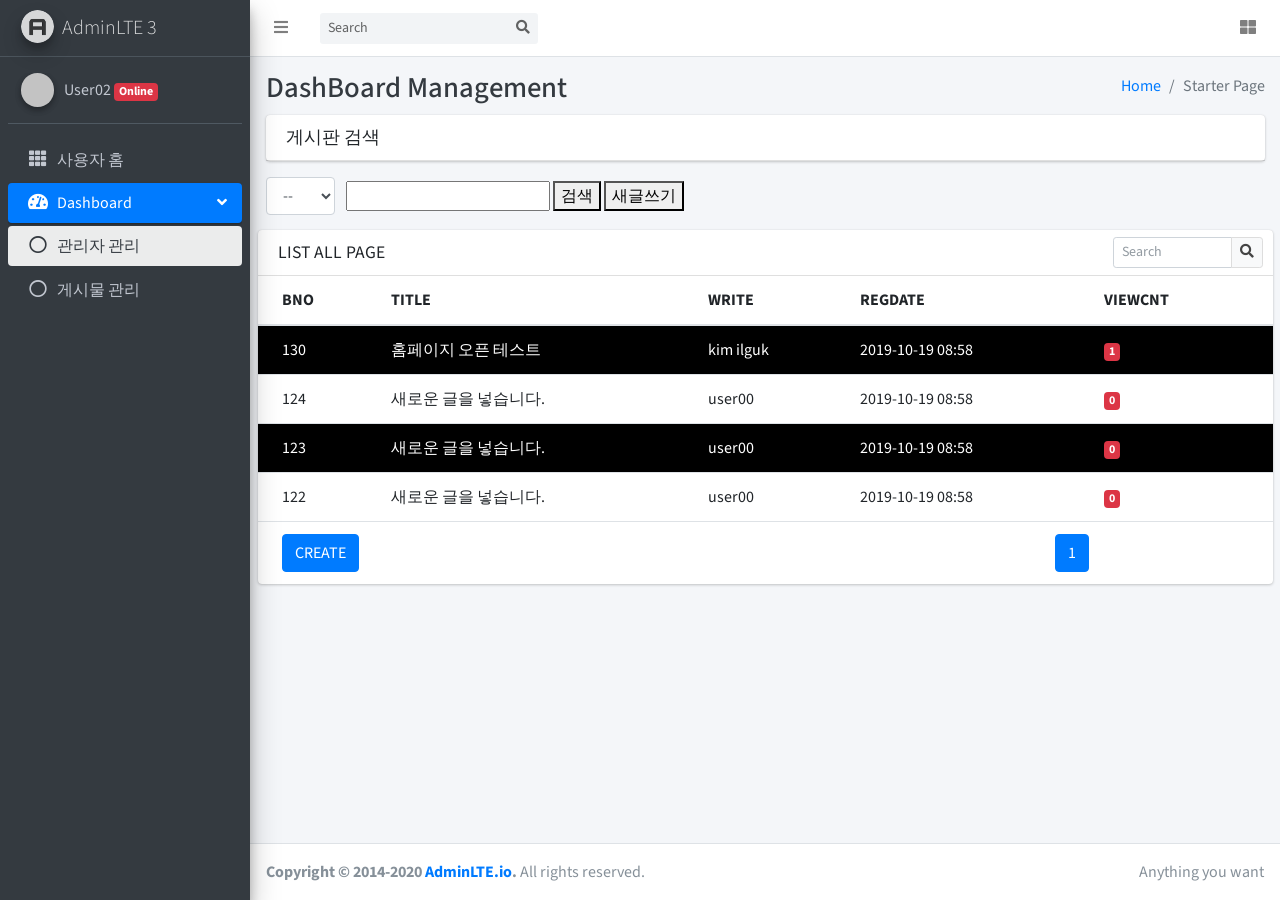
<file: src/main/webapp/resources/board_list.html>
<!DOCTYPE html>
<html lang="ko">
<head>
  <meta charset="utf-8">
  <meta name="viewport" content="width=device-width, initial-scale=1">
  <meta http-equiv="x-ua-compatible" content="ie=edge">

  <title>AdminLTE 3 | 관리자화면</title>

  <!-- Font Awesome Icons -->
  <link rel="stylesheet" href="plugins/fontawesome-free/css/all.min.css">
  <!-- Theme style -->
  <link rel="stylesheet" href="dist/css/adminlte.min.css">
  <!-- Google Font: Source Sans Pro -->
  <link rel="stylesheet" href="https://fonts.googleapis.com/css?family=Source+Sans+Pro:300,400,400i,700&display=fallback">
</head>
<body class="hold-transition sidebar-mini">
<div class="wrapper">

  <!-- Navbar -->
  <nav class="main-header navbar navbar-expand navbar-white navbar-light">
    <!-- Left navbar links -->
    <ul class="navbar-nav">
      <li class="nav-item">
        <a class="nav-link" data-widget="pushmenu" href="#" role="button"><i class="fas fa-bars"></i></a>
      </li>
    </ul>

    <!-- SEARCH FORM -->
    <form class="form-inline ml-3">
      <div class="input-group input-group-sm">
        <input class="form-control form-control-navbar" type="search" placeholder="Search" aria-label="Search">
        <div class="input-group-append">
          <button class="btn btn-navbar" type="submit">
            <i class="fas fa-search"></i>
          </button>
        </div>
      </div>
    </form>

    <!-- Right navbar links -->
    <ul class="navbar-nav ml-auto">
      <li class="nav-item">
        <a class="nav-link" data-widget="control-sidebar" data-slide="true" href="#" role="button"><i
            class="fas fa-th-large"></i></a>
      </li>
    </ul>
  </nav>
  <!-- /.navbar -->

  <!-- Main Sidebar Container -->
  <aside class="main-sidebar sidebar-dark-primary elevation-4">
    <!-- Brand Logo -->
    <a href="index3.html" class="brand-link">
      <img src="dist/img/AdminLTELogo.png" alt="AdminLTE Logo" class="brand-image img-circle elevation-3"
           style="opacity: .8">
      <span class="brand-text font-weight-light">AdminLTE 3</span>
    </a>

    <!-- Sidebar -->
    <div class="sidebar">
      <!-- Sidebar user panel (optional) -->
      <div class="user-panel mt-3 pb-3 mb-3 d-flex">
        <div class="image">
          <img src="dist/img/user2-160x160.jpg" class="img-circle elevation-2" alt="User Image">
        </div>
        <div class="info">
          <a href="#" class="d-block">User02
           <span class="right badge badge-danger">Online</span>
           </a>
        </div>
      </div>

      <!-- Sidebar Menu -->
      <nav class="mt-2">
        <ul class="nav nav-pills nav-sidebar flex-column" data-widget="treeview" role="menu" data-accordion="false">
          <li class="nav-item">
            <a href="#" class="nav-link">
              <i class="nav-icon fas fa-th"></i>
              <p>사용자 홈</p>
            </a>
          </li>
          <li class="nav-item has-treeview menu-open">
            <a href="#" class="nav-link active">
              <i class="nav-icon fas fa-tachometer-alt"></i>
              <p>Dashboard
                <i class="right fas fa-angle-left"></i>
              </p>
            </a>
            <ul class="nav nav-treeview">
              <li class="nav-item">
                <a href="#" class="nav-link active">
                  <i class="far fa-circle nav-icon"></i>
                  <p>관리자 관리</p>
                </a>
              </li>
              <li class="nav-item">
                <a href="#" class="nav-link">
                  <i class="far fa-circle nav-icon"></i>
                  <p>게시물 관리</p>
                </a>
              </li>
            </ul>
          </li>
        </ul>
      </nav>
      <!-- /.sidebar-menu -->
    </div>
    <!-- /.sidebar -->
  </aside>

  <!-- Content Wrapper. Contains page content -->
  <div class="content-wrapper">
    <!-- Content Header (Page header) -->
    <div class="content-header">
      <div class="container-fluid">
        <div class="row mb-2">
          <div class="col-sm-6">
            <h1 class="m-0 text-dark">DashBoard Management</h1>
          </div><!-- /.col -->
          <div class="col-sm-6">
            <ol class="breadcrumb float-sm-right">
              <li class="breadcrumb-item"><a href="#">Home</a></li>
              <li class="breadcrumb-item active">Starter Page</li>
            </ol>
          </div><!-- /.col -->
        </div><!-- /.row -->
      </div><!-- /.container-fluid -->
      <div class="col-12">
            <div class="card">
              <div class="card-header">
                <h3 class="card-title">게시판 검색</h3>
                </div>
                </div>
                </div>
                <div class="col-1" style="display:inline-block" >
                        <select id="searchType" class="form-control">
                          <option>--</option>
                        </select>
                        </div>
                        <div class="search" style="display:inline">
     <input type="text" placeholder="">
<div class="button" style="display:inline">
     <button>검색</button>
</div>
<div class="button" style="display:inline">
     <button>새글쓰기</button>
     </div>
                        </div>
    
</div>
        <div class="col-12">
            <div class="card">
              <div class="card-header">
                <h3 class="card-title">LIST ALL PAGE</h3>

                <div class="card-tools">
                  <div class="input-group input-group-sm" style="width: 150px;">
                    <input type="text" name="table_search" class="form-control float-right" placeholder="Search">

                    <div class="input-group-append">
                      <button type="submit" class="btn btn-default"><i class="fas fa-search"></i></button>
                    </div>
                  </div>
                </div>
              </div>
              <!-- /.card-header -->
              <div class="card-body table-responsive p-0">
                <table class="table table-hover text-nowrap even_table">
                  <thead>
                    <tr>
                      <th>BNO</th>
                      <th>TITLE</th>
                      <th>WRITE</th>
                      <th>REGDATE</th>
                      <th>VIEWCNT</th>
                    </tr>
                  </thead>
                  <tbody class ="even_color">
                    <tr>
                      <td>130</td>
                      <td>홈페이지 오픈 테스트</td>
                      <td>kim ilguk</td>
                      <td><span class="tag tag-success">2019-10-19 08:58</span></td>
                      <td><span class="badge badge-danger right">1</span></td>
                    </tr>
                    <tr>
                      <td>124</td>
                      <td>새로운 글을 넣습니다.</td>
                      <td>user00</td>
                      <td><span class="tag tag-warning">2019-10-19 08:58</span></td>
                      <td><span class="badge badge-danger right">0</span></td>
                    </tr>
                    <tr>
                      <td>123</td>
                      <td>새로운 글을 넣습니다.</td>
                      <td>user00</td>
                      <td><span class="tag tag-primary">2019-10-19 08:58</span></td>
                      <td><span class="badge badge-danger right">0</span></td>
                    </tr>
                    <tr>
                      <td>122</td>
                      <td>새로운 글을 넣습니다.</td>
                      <td>user00</td>
                      <td><span class="tag tag-danger">2019-10-19 08:58</span></td>
                      <td><span class="badge badge-danger right">0</span></td>
                     </tr>
                  </tbody>
                 </table>
                 <table class="table table-hover text-nowrap">
                 <tr>
           		<td> <button type="submit" class="btn btn-primary">CREATE</button>
               </td>
        	  <td>
              <nav aria-label="Contacts Page Navigation">
          		 <ul class="pagination justify-content-center m-0">
            	  <li class="page-item active"><a class="page-link" href="#">1</a></li>
         		  </ul>
        	  </nav>
               </td>
               </tr>
                </table>
              </div>
              <!-- /.card-body -->
            </div>
            <!-- /.card -->
          </div>
 
    
    </div>
  <!-- ./Content Wrapper. Contains page content -->

  <!-- Main content -->  
	<div class="content">

	</div>
	<!-- .content  -->


  <!-- Control Sidebar -->
  <aside class="control-sidebar control-sidebar-dark">
    <!-- Control sidebar content goes here -->
    <div class="p-3">
      <h5>Title</h5>
      <p>Sidebar content</p>
      <button type="button" class="btn btn-primary btn-lg btn-block">로그아웃</button>
    </div>
  </aside>
  <!-- /.control-sidebar -->

  <!-- Main Footer -->
  <footer class="main-footer">
    <!-- To the right -->
    <div class="float-right d-none d-sm-inline">
      Anything you want
    </div>
    <!-- Default to the left -->
    <strong>Copyright &copy; 2014-2020 <a href="https://adminlte.io">AdminLTE.io</a>.</strong> All rights reserved.
  </footer>

</div>
<!-- ./wrapper -->

<!-- REQUIRED SCRIPTS -->

<!-- jQuery -->
<script src="plugins/jquery/jquery.min.js"></script>
<!-- Bootstrap 4 -->
<script src="plugins/bootstrap/js/bootstrap.bundle.min.js"></script>
<!-- AdminLTE App -->
<script src="dist/js/adminlte.min.js"></script>
<script>
//=========고전적인 자바스크립트 방식 ============//
function myFunc() {//function 함수이름() { }
	alert('테스트');
}
myFunc();//함수호출(콜)==실행
//========JQuery 스크립트 방식 =========//
$(document).ready(function(){//함수명 없이 실행 == 콜백함수.
	alert('테스트2');
	$(".even_table tbody tr:even").css({"background-color":"black","color":"white"});
	var cnt = 131;
	$(".btn-primary").bind("click",function(event){
		$(".even_table tbody tr").each(function(index,item){
			$(item).addClass("kim_" + index); //class="kim_0","kim_1"
		})
		//$("<tr><td>"+cnt+"</td><td>한줄추가</td><td>내용추가</td><td>2020.07.15</td><td>100</td></tr>").prependTo(".even_table tbody");
		//cnt = cnt + 1;
	});
	//$("table thead tr").css({"background-color":"red"});
	//$("#searchType").css({"width":"150px"});//제이쿼리 JS
	//document.getElementById("searchType").style.width="200px";//오리지널 JS
	//$(".btn-primary").css({"background-color":"red"});
	//$("tr").css("background-color","red");
	//$("tr").css({"background-color":"red","color":"blue"});
});
//=====================//
</script>

</body>
</html>
</file>
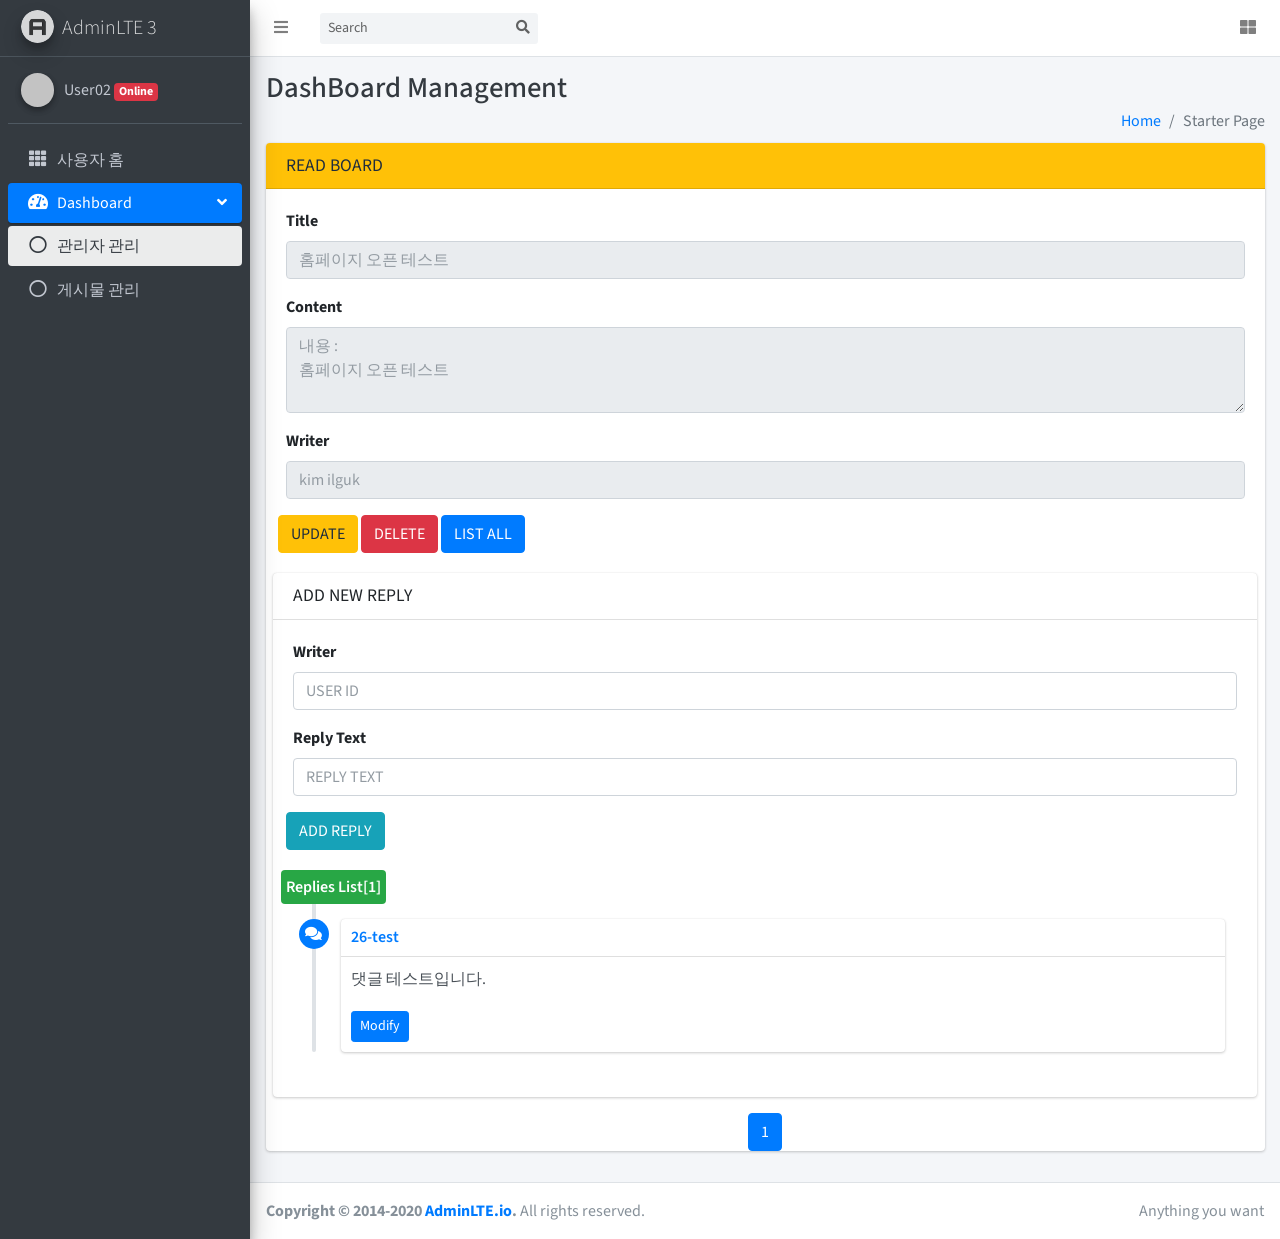
<file: src/main/webapp/resources/board_view.html>
<!DOCTYPE html>
<html lang="ko">
<head>
<meta charset="utf-8">
<meta name="viewport" content="width=device-width, initial-scale=1">
<meta http-equiv="x-ua-compatible" content="ie=edge">

<title>AdminLTE 3 | 관리자화면</title>

<!-- Font Awesome Icons -->
<link rel="stylesheet" href="plugins/fontawesome-free/css/all.min.css">
<!-- Theme style -->
<link rel="stylesheet" href="dist/css/adminlte.min.css">
<!-- Google Font: Source Sans Pro -->
<link rel="stylesheet"
	href="https://fonts.googleapis.com/css?family=Source+Sans+Pro:300,400,400i,700&display=fallback">
</head>
<body class="hold-transition sidebar-mini">
	<div class="wrapper">

		<!-- Navbar -->
		<nav
			class="main-header navbar navbar-expand navbar-white navbar-light">
			<!-- Left navbar links -->
			<ul class="navbar-nav">
				<li class="nav-item"><a class="nav-link" data-widget="pushmenu"
					href="#" role="button"><i class="fas fa-bars"></i></a></li>
			</ul>

			<!-- SEARCH FORM -->
			<form class="form-inline ml-3">
				<div class="input-group input-group-sm">
					<input class="form-control form-control-navbar" type="search"
						placeholder="Search" aria-label="Search">
					<div class="input-group-append">
						<button class="btn btn-navbar" type="submit">
							<i class="fas fa-search"></i>
						</button>
					</div>
				</div>
			</form>

			<!-- Right navbar links -->
			<ul class="navbar-nav ml-auto">
				<li class="nav-item"><a class="nav-link"
					data-widget="control-sidebar" data-slide="true" href="#"
					role="button"><i class="fas fa-th-large"></i></a></li>
			</ul>
		</nav>
		<!-- /.navbar -->

		<!-- Main Sidebar Container -->
		<aside class="main-sidebar sidebar-dark-primary elevation-4">
			<!-- Brand Logo -->
			<a href="index3.html" class="brand-link"> <img
				src="dist/img/AdminLTELogo.png" alt="AdminLTE Logo"
				class="brand-image img-circle elevation-3" style="opacity: .8">
				<span class="brand-text font-weight-light">AdminLTE 3</span>
			</a>

			<!-- Sidebar -->
			<div class="sidebar">
				<!-- Sidebar user panel (optional) -->
				<div class="user-panel mt-3 pb-3 mb-3 d-flex">
					<div class="image">
						<img src="dist/img/user2-160x160.jpg"
							class="img-circle elevation-2" alt="User Image">
					</div>
					<div class="info">
						<a href="#" class="d-block">User02 <span
							class="right badge badge-danger">Online</span>
						</a>
					</div>
				</div>

				<!-- Sidebar Menu -->
				<nav class="mt-2">
					<ul class="nav nav-pills nav-sidebar flex-column"
						data-widget="treeview" role="menu" data-accordion="false">
						<li class="nav-item"><a href="#" class="nav-link"> <i
								class="nav-icon fas fa-th"></i>
								<p>사용자 홈</p>
						</a></li>
						<li class="nav-item has-treeview menu-open"><a href="#"
							class="nav-link active"> <i
								class="nav-icon fas fa-tachometer-alt"></i>
								<p>
									Dashboard <i class="right fas fa-angle-left"></i>
								</p>
						</a>
							<ul class="nav nav-treeview">
								<li class="nav-item"><a href="#" class="nav-link active">
										<i class="far fa-circle nav-icon"></i>
										<p>관리자 관리</p>
								</a></li>
								<li class="nav-item"><a href="#" class="nav-link"> <i
										class="far fa-circle nav-icon"></i>
										<p>게시물 관리</p>
								</a></li>
							</ul></li>
					</ul>
				</nav>
				<!-- /.sidebar-menu -->
			</div>
			<!-- /.sidebar -->
		</aside>

		<!-- Content Wrapper. Contains page content -->
		<div class="content-wrapper">
			<!-- Content Header (Page header) -->
			<div class="content-header">
				<div class="container-fluid">
					<div class="row mb-2">
						<div class="col-sm-12">
							<h1 class="m-0 text-dark">DashBoard Management</h1>
						</div>
						<!-- /.col -->
						<div class="col-sm-12">
							<ol class="breadcrumb float-sm-right">
								<li class="breadcrumb-item"><a href="#">Home</a></li>
								<li class="breadcrumb-item active">Starter Page</li>
							</ol>
						</div>
						<!-- /.col -->
					</div>
					<!-- /.row -->
				</div>
				<!-- /.container-fluid -->
				<div class="col-md-12">
					<!-- general form elements disabled -->
					<div class="card card-warning">
						<div class="card-header">
							<h3 class="card-title">READ BOARD</h3>
						</div>
						<!-- /.card-header -->
						<div class="card-body">
							<form role="form">
								<div class="row">
									<div class="col-sm-12">
										<!-- text input -->
										<div class="form-group">
											<label>Title</label> <input type="text" class="form-control"
												placeholder="홈페이지 오픈 테스트" disabled="">
										</div>
									</div>

									<div class="col-sm-12">
										<!-- text input -->
										<div class="form-group">
											<label>Content</label>
											<textarea class="form-control" rows="3"
												placeholder="내용 :&#13;&#10;홈페이지 오픈 테스트" disabled=""></textarea>
										</div>
									</div>

									<div class="col-sm-12">
										<!-- text input -->
										<div class="form-group">
											<label>Writer</label> <input type="text" class="form-control"
												placeholder="kim ilguk" disabled="">
										</div>
									</div>
									<div class="buttons">
										<button type="submit" class="btn btn-warning">UPDATE</button>
										<button type="submit" class="btn btn-danger">DELETE</button>
										<button type="submit" class="btn btn-primary">LIST
											ALL</button>
									</div>
								</div>

							</form>
						</div>
						<!-- /.content-header -->


						<div class="col-md-12">
							<!-- general form elements disabled -->
							<div class="card card-default">
								<div class="card-header">
									<h3 class="card-title">ADD NEW REPLY</h3>
								</div>
								<!-- /.card-header -->
								<div class="card-body">
									<form role="form">
										<div class="row">
											<div class="col-sm-12">
												<!-- text input -->
												<div class="form-group">
													<label>Writer</label> <input type="text"
														class="form-control" placeholder="USER ID">
												</div>
											</div>

											<div class="col-sm-12">
												<!-- text input -->
												<div class="form-group">
													<label>Reply Text</label> <input type="text"
														class="form-control" placeholder="REPLY TEXT">
												</div>
											</div>
											<button type="submit" class="btn btn-info">ADD REPLY</button>
										</div>

									</form>
								</div>


								<div class="col-md-12">
									<!-- general form elements disabled -->
									<div class="timeline">
										<!-- timeline time label -->
										<div class="time-label">
											<span class="bg-green">Replies List[1]</span>
										</div>
										<!-- /.timeline-label -->
										<!-- timeline item -->
										<div>
											<i class="fas fa-comments bg-blue"></i>
											<div class="timeline-item">
												<h3 class="timeline-header">
													<a href="#">26-test</a> 												</h3>
												<div class="timeline-body">댓글 테스트입니다.</div>
												<div class="timeline-footer">
													<a class="btn btn-primary btn-sm">Modify</a>
												</div>
											</div>
										</div>
										<!-- END timeline item -->
									</div>
								</div>

								</form>
							</div>

							<td>
								<nav aria-label="Contacts Page Navigation">
									<ul class="pagination justify-content-center m-0">
										<li class="page-item active"><a class="page-link"
											href="#">1</a></li>
									</ul>
								</nav>
							</td>
							<!-- Main content -->
							<div class="content"></div>
							<!-- .content  -->
						</div>
						<!-- Control Sidebar -->
						<aside class="control-sidebar control-sidebar-dark">
							<!-- Control sidebar content goes here -->
							<div class="p-3">
								<h5>Title</h5>
								<p>Sidebar content</p>
								<button type="button" class="btn btn-primary btn-lg btn-block">로그아웃</button>
							</div>
						</aside>
						<!-- /.control-sidebar -->
					</div>
				</div>
			</div>
			</div>
			<!-- //Content Wrapper -->
			<!-- Main Footer -->
			<footer class="main-footer">
				<!-- To the right -->
				<div class="float-right d-none d-sm-inline">Anything you want</div>
				<!-- Default to the left -->
				<strong>Copyright &copy; 2014-2020 <a
					href="https://adminlte.io">AdminLTE.io</a>.
				</strong> All rights reserved.
			</footer>
		</div>
		<!-- ./wrapper -->

		<!-- REQUIRED SCRIPTS -->

		<!-- jQuery -->
		<script src="plugins/jquery/jquery.min.js"></script>
		<!-- Bootstrap 4 -->
		<script src="plugins/bootstrap/js/bootstrap.bundle.min.js"></script>
		<!-- AdminLTE App -->
		<script src="dist/js/adminlte.min.js"></script>
</body>
</html>
</file>
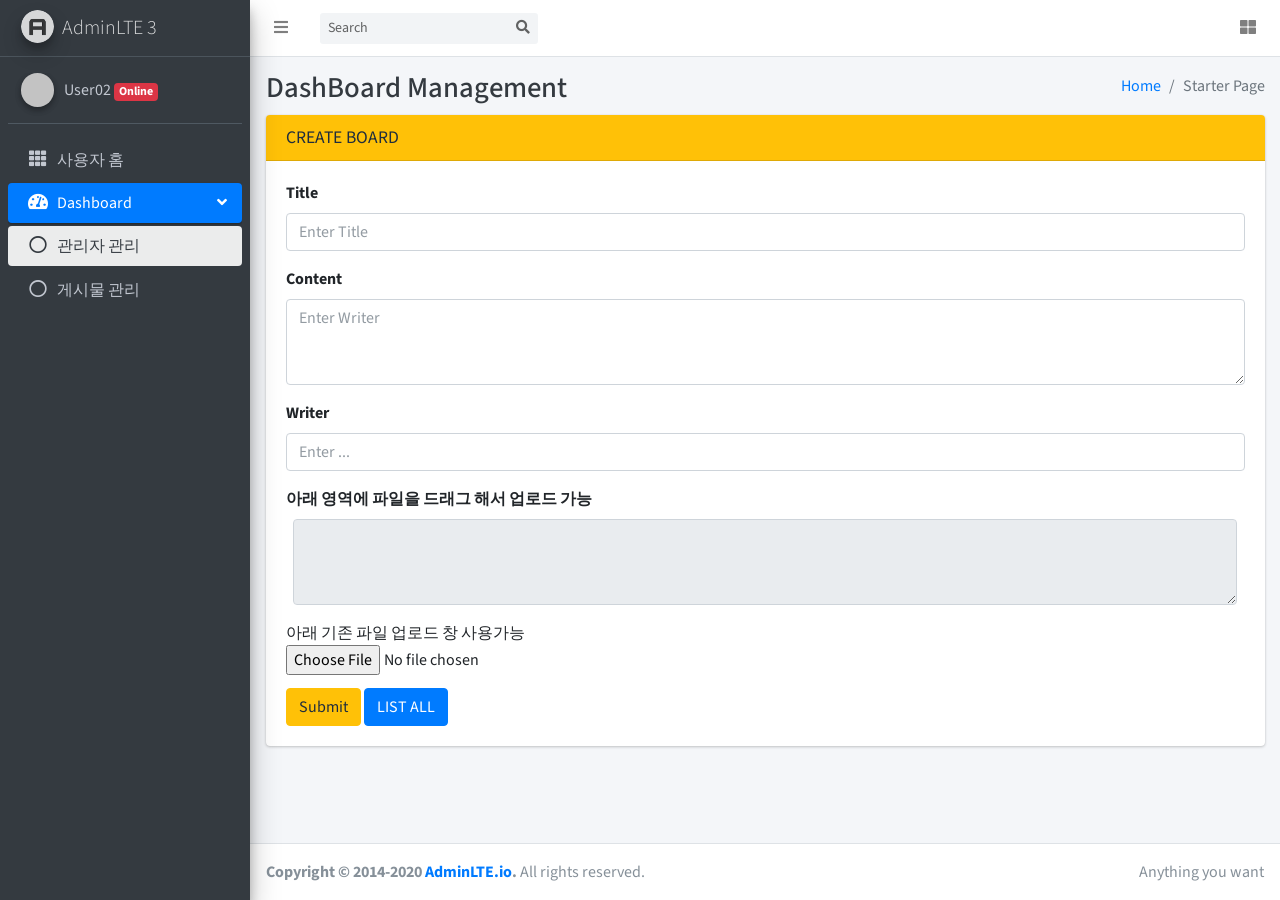
<file: src/main/webapp/resources/board_write.html>
<!DOCTYPE html>
<html lang="ko">
<head>
<meta charset="utf-8">
<meta name="viewport" content="width=device-width, initial-scale=1">
<meta http-equiv="x-ua-compatible" content="ie=edge">

<title>AdminLTE 3 | 관리자화면</title>

<!-- Font Awesome Icons -->
<link rel="stylesheet" href="plugins/fontawesome-free/css/all.min.css">
<!-- Theme style -->
<link rel="stylesheet" href="dist/css/adminlte.min.css">
<!-- Google Font: Source Sans Pro -->
<link rel="stylesheet"
	href="https://fonts.googleapis.com/css?family=Source+Sans+Pro:300,400,400i,700&display=fallback">
</head>
<body class="hold-transition sidebar-mini">
	<div class="wrapper">

		<!-- Navbar -->
		<nav
			class="main-header navbar navbar-expand navbar-white navbar-light">
			<!-- Left navbar links -->
			<ul class="navbar-nav">
				<li class="nav-item"><a class="nav-link" data-widget="pushmenu"
					href="#" role="button"><i class="fas fa-bars"></i></a></li>
			</ul>

			<!-- SEARCH FORM -->
			<form class="form-inline ml-3">
				<div class="input-group input-group-sm">
					<input class="form-control form-control-navbar" type="search"
						placeholder="Search" aria-label="Search">
					<div class="input-group-append">
						<button class="btn btn-navbar" type="submit">
							<i class="fas fa-search"></i>
						</button>
					</div>
				</div>
			</form>

			<!-- Right navbar links -->
			<ul class="navbar-nav ml-auto">
				<li class="nav-item"><a class="nav-link"
					data-widget="control-sidebar" data-slide="true" href="#"
					role="button"><i class="fas fa-th-large"></i></a></li>
			</ul>
		</nav>
		<!-- /.navbar -->

		<!-- Main Sidebar Container -->
		<aside class="main-sidebar sidebar-dark-primary elevation-4">
			<!-- Brand Logo -->
			<a href="index3.html" class="brand-link"> <img
				src="dist/img/AdminLTELogo.png" alt="AdminLTE Logo"
				class="brand-image img-circle elevation-3" style="opacity: .8">
				<span class="brand-text font-weight-light">AdminLTE 3</span>
			</a>

			<!-- Sidebar -->
			<div class="sidebar">
				<!-- Sidebar user panel (optional) -->
				<div class="user-panel mt-3 pb-3 mb-3 d-flex">
					<div class="image">
						<img src="dist/img/user2-160x160.jpg"
							class="img-circle elevation-2" alt="User Image">
					</div>
					<div class="info">
						<a href="#" class="d-block">User02 <span
							class="right badge badge-danger">Online</span>
						</a>
					</div>
				</div>

				<!-- Sidebar Menu -->
				<nav class="mt-2">
					<ul class="nav nav-pills nav-sidebar flex-column"
						data-widget="treeview" role="menu" data-accordion="false">
						<li class="nav-item"><a href="#" class="nav-link"> <i
								class="nav-icon fas fa-th"></i>
								<p>사용자 홈</p>
						</a></li>
						<li class="nav-item has-treeview menu-open"><a href="#"
							class="nav-link active"> <i
								class="nav-icon fas fa-tachometer-alt"></i>
								<p>
									Dashboard <i class="right fas fa-angle-left"></i>
								</p>
						</a>
							<ul class="nav nav-treeview">
								<li class="nav-item"><a href="#" class="nav-link active">
										<i class="far fa-circle nav-icon"></i>
										<p>관리자 관리</p>
								</a></li>
								<li class="nav-item"><a href="#" class="nav-link"> <i
										class="far fa-circle nav-icon"></i>
										<p>게시물 관리</p>
								</a></li>
							</ul></li>
					</ul>
				</nav>
				<!-- /.sidebar-menu -->
			</div>
			<!-- /.sidebar -->
		</aside>

		<!-- Content Wrapper. Contains page content -->
		<div class="content-wrapper">
			<!-- Content Header (Page header) -->
			<div class="content-header">
				<div class="container-fluid">
					<div class="row mb-2">
						<div class="col-sm-6">
							<h1 class="m-0 text-dark">DashBoard Management</h1>
						</div>
						<!-- /.col -->
						<div class="col-sm-6">
							<ol class="breadcrumb float-sm-right">
								<li class="breadcrumb-item"><a href="#">Home</a></li>
								<li class="breadcrumb-item active">Starter Page</li>
							</ol>
						</div>
						<!-- /.col -->
					</div>
					<!-- /.row -->
				</div>
				<!-- /.container-fluid -->
				<div class="col-md-12">
					<!-- general form elements disabled -->
					<div class="card card-warning">
						<div class="card-header">
							<h3 class="card-title">CREATE BOARD</h3>
						</div>
						<!-- /.card-header -->
						<div class="card-body">
							<form role="form">
								<div class="row">
									<div class="col-sm-12">
										<!-- text input -->
										<div class="form-group">
											<label>Title</label> <input type="text" class="form-control"
												placeholder="Enter Title">
										</div>
									</div>
									<div class="col-sm-12">
										<div class="form-group">
											<label>Content</label> 
											<textarea class="form-control" rows="3"
												placeholder="Enter Writer"></textarea>
										</div>
									</div>
								</div>
								<div class="row">
									<div class="col-sm-12">
										<!-- textarea -->
										<div class="form-group">
											<label>Writer</label>
											<input type="text"
												class="form-control" placeholder="Enter ...">
										</div>
									</div>


									<div class="col-sm-12">
										<div class="form-group">
											<label>아래 영역에 파일을 드래그 해서 업로드 가능</label>
											<div class="col-sm-12">
												<!-- textarea -->
												<div class="form-group">
													<textarea class="form-control" rows="3" disabled=""></textarea>
												</div>
											</div>
											<div class="custom-file">
												<tr>
													<td>아래 기존 파일 업로드 창 사용가능</td>
													<br>
													<td><input type="file" value="파일 선택" name="file" /></td>
												</tr>
											</div>
										</div>
										<div class="buttons">
											<button type="submit" class="btn btn-warning">Submit</button>
											<button type="submit" class="btn btn-primary">LIST
												ALL</button>
										</div>
									</div>
								</div>
							</form>
						</div>
						<!-- /.content-header -->

						<!-- Main content -->
						<div class="content"></div>
						<!-- .content  -->
					</div>
					<!-- Control Sidebar -->
					<aside class="control-sidebar control-sidebar-dark">
						<!-- Control sidebar content goes here -->
						<div class="p-3">
							<h5>Title</h5>
							<p>Sidebar content</p>
							<button type="button" class="btn btn-primary btn-lg btn-block">로그아웃</button>
						</div>
					</aside>
					<!-- /.control-sidebar -->
				</div>
			</div>
		</div>
		<!-- Content Wrapper. Contains page content -->
		<!-- Main Footer -->
		<footer class="main-footer">
			<!-- To the right -->
			<div class="float-right d-none d-sm-inline">Anything you want</div>
			<!-- Default to the left -->
			<strong>Copyright &copy; 2014-2020 <a
				href="https://adminlte.io">AdminLTE.io</a>.
			</strong> All rights reserved.
		</footer>
	</div>
	<!-- ./wrapper -->

	<!-- REQUIRED SCRIPTS -->

	<!-- jQuery -->
	<script src="plugins/jquery/jquery.min.js"></script>
	<!-- Bootstrap 4 -->
	<script src="plugins/bootstrap/js/bootstrap.bundle.min.js"></script>
	<!-- AdminLTE App -->
	<script src="dist/js/adminlte.min.js"></script>
</file>
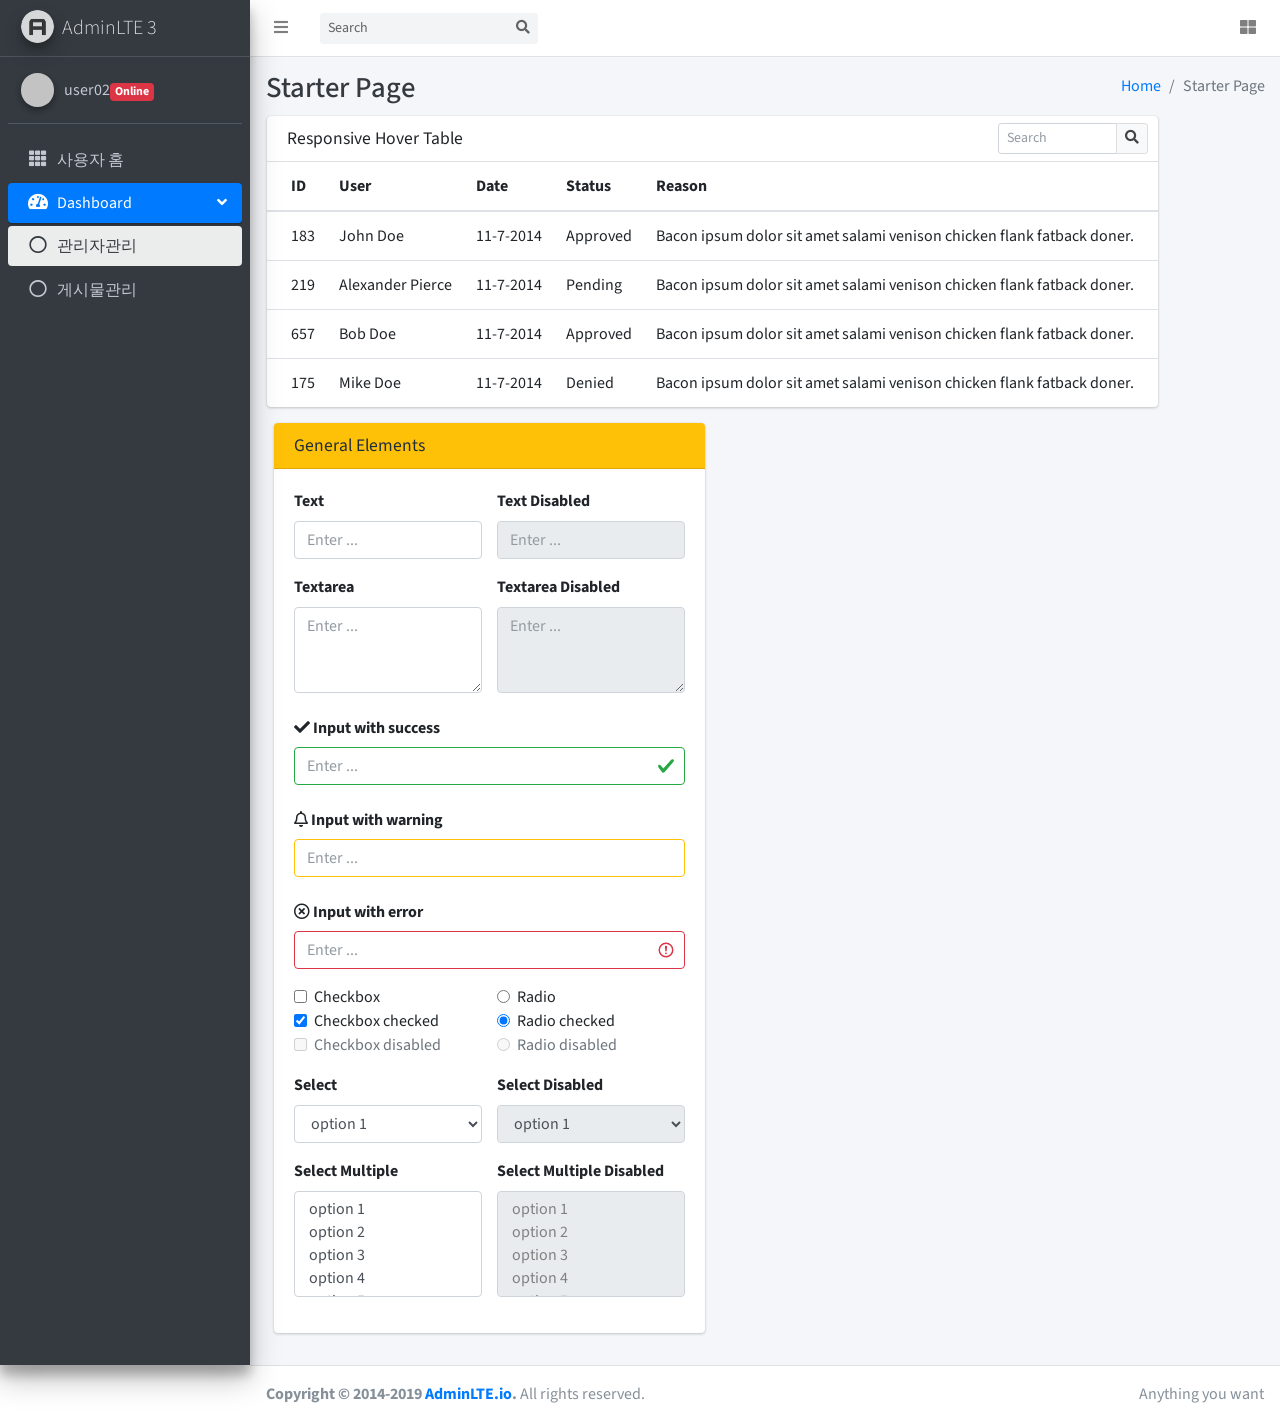
<file: src/main/webapp/resources/copy.html>
<!DOCTYPE html>
<html lang="ko">
<head> 
  <meta charset="utf-8">
  <meta name="viewport" content="width=device-width, initial-scale=1">
  <meta http-equiv="x-ua-compatible" content="ie=edge">

  <title>AdminLTE 3 | 관리자화면</title>

  <!-- Font Awesome Icons -->
  <link rel="stylesheet" href="plugins/fontawesome-free/css/all.min.css">
  <!-- Theme style -->
  <link rel="stylesheet" href="dist/css/adminlte.min.css">
  <!-- Google Font: Source Sans Pro -->
  <link href="https://fonts.googleapis.com/css?family=Source+Sans+Pro:300,400,400i,700" rel="stylesheet">
</head>
<body class="hold-transition sidebar-mini">
<div class="wrapper">
 <nav class="main-header navbar navbar-expand navbar-white navbar-light">
    <!-- Left navbar links -->
    <ul class="navbar-nav">
      <li class="nav-item">
        <a class="nav-link" data-widget="pushmenu" href="#" role="button"><i class="fas fa-bars"></i></a>
      </li>
    </ul>
    <!-- SEARCH FORM -->
    <form class="form-inline ml-3">
      <div class="input-group input-group-sm">
        <input class="form-control form-control-navbar" type="search" placeholder="Search" aria-label="Search">
        <div class="input-group-append">
          <button class="btn btn-navbar" type="submit">
            <i class="fas fa-search"></i>
          </button>
        </div>
      </div>
    </form>
    <!-- Right navbar links -->
    <ul class="navbar-nav ml-auto">
          <!-- Notifications Dropdown Menu -->
            <li class="nav-item">
        <a class="nav-link" data-widget="control-sidebar" data-slide="true" href="#" role="button"><i
            class="fas fa-th-large"></i></a>
      </li>
    </ul>
  </nav>
   <!-- Main Sidebar Container -->
  <aside class="main-sidebar sidebar-dark-primary elevation-4">
    <!-- Brand Logo -->
    <a href="index3.html" class="brand-link">
      <img src="dist/img/AdminLTELogo.png" alt="AdminLTE Logo" class="brand-image img-circle elevation-3"
           style="opacity: .8">
      <span class="brand-text font-weight-light">AdminLTE 3</span>
    </a>

    <!-- Sidebar -->
    <div class="sidebar">
      <!-- Sidebar user panel (optional) -->
      <div class="user-panel mt-3 pb-3 mb-3 d-flex">
        <div class="image">
          <img src="dist/img/user2-160x160.jpg" class="img-circle elevation-2" alt="User Image">
        </div>
        <div class="info">
          <a href="#" class="d-block">user02<span class="right badge badge-danger">Online</span></a>
        </div>
      </div>
           <!-- Sidebar Menu -->
      <nav class="mt-2">
        <ul class="nav nav-pills nav-sidebar flex-column" data-widget="treeview" role="menu" data-accordion="false">
          <li class="nav-item">
            <a href="#" class="nav-link">
              <i class="nav-icon fas fa-th"></i>
              <p>사용자 홈</p>
            </a>
          </li>
          <li class="nav-item has-treeview menu-open">
            <a href="#" class="nav-link active">
              <i class="nav-icon fas fa-tachometer-alt"></i>
              <p>
                Dashboard
                <i class="right fas fa-angle-left"></i>
              </p>
            </a>
            <ul class="nav nav-treeview">
              <li class="nav-item">
                <a href="#" class="nav-link active">
                  <i class="far fa-circle nav-icon"></i>
                  <p>관리자관리</p>
                </a>
              </li>
              <li class="nav-item">
                <a href="#" class="nav-link">
                  <i class="far fa-circle nav-icon"></i>
                  <p>게시물관리</p>
                </a>
              </li>
            </ul>

        </ul>
      </nav>
      <!-- /.sidebar-menu -->
    </div>
    <!-- /.sidebar -->
  </aside>

  <!-- Content Wrapper. Contains page content -->
  <div class="content-wrapper">
    <!-- Content Header (Page header) -->
    <div class="content-header">
      <div class="container-fluid">
        <div class="row mb-2">
          <div class="col-sm-6">
            <h1 class="m-0 text-dark">Starter Page</h1>
          </div><!-- /.col -->
          <div class="col-sm-6">
            <ol class="breadcrumb float-sm-right">
              <li class="breadcrumb-item"><a href="#">Home</a></li>
              <li class="breadcrumb-item active">Starter Page</li>
            </ol>           
          </div><!-- /.col -->
        </div><!-- /.row -->
        
<!-- ★★★★★★★★★★★★★★★★★★★★★★★★★★★★★★ -->   
			<table><tr><td>
			
        <div class="row">
          <div class="col-12">
            <div class="card">
              <div class="card-header">
                <h3 class="card-title">Responsive Hover Table</h3>

                <div class="card-tools">
                  <div class="input-group input-group-sm" style="width: 150px;">
                    <input type="text" name="table_search" class="form-control float-right" placeholder="Search">

                    <div class="input-group-append">
                      <button type="submit" class="btn btn-default"><i class="fas fa-search"></i></button>
                    </div>
                  </div>
                </div>
              </div>
              <!-- /.card-header -->
              <div class="card-body table-responsive p-0">
                <table class="table table-hover text-nowrap">
                  <thead>
                    <tr>
                      <th>ID</th>
                      <th>User</th>
                      <th>Date</th>
                      <th>Status</th>
                      <th>Reason</th>
                    </tr>
                  </thead>
                  <tbody>
                    <tr>
                      <td>183</td>
                      <td>John Doe</td>
                      <td>11-7-2014</td>
                      <td><span class="tag tag-success">Approved</span></td>
                      <td>Bacon ipsum dolor sit amet salami venison chicken flank fatback doner.</td>
                    </tr>
                    <tr>
                      <td>219</td>
                      <td>Alexander Pierce</td>
                      <td>11-7-2014</td>
                      <td><span class="tag tag-warning">Pending</span></td>
                      <td>Bacon ipsum dolor sit amet salami venison chicken flank fatback doner.</td>
                    </tr>
                    <tr>
                      <td>657</td>
                      <td>Bob Doe</td>
                      <td>11-7-2014</td>
                      <td><span class="tag tag-primary">Approved</span></td>
                      <td>Bacon ipsum dolor sit amet salami venison chicken flank fatback doner.</td>
                    </tr>
                    <tr>
                      <td>175</td>
                      <td>Mike Doe</td>
                      <td>11-7-2014</td>
                      <td><span class="tag tag-danger">Denied</span></td>
                      <td>Bacon ipsum dolor sit amet salami venison chicken flank fatback doner.</td>
                    </tr>
                  </tbody>
                </table>
              </div>
              <!-- /.card-body -->
            </div>
            <!-- /.card -->
          </div>
        </div>
        
        
<!-- ★★★★★★★★★★★★★★★★★★★★★★★★★★★★★★ -->


          <div class="col-md-6">
            <!-- general form elements disabled -->
            <div class="card card-warning">
              <div class="card-header">
                <h3 class="card-title">General Elements</h3>
              </div>
              <!-- /.card-header -->
              <div class="card-body">
                <form role="form">
                  <div class="row">
                    <div class="col-sm-6">
                      <!-- text input -->
                      <div class="form-group">
                        <label>Text</label>
                        <input type="text" class="form-control" placeholder="Enter ...">
                      </div>
                    </div>
                    <div class="col-sm-6">
                      <div class="form-group">
                        <label>Text Disabled</label>
                        <input type="text" class="form-control" placeholder="Enter ..." disabled>
                      </div>
                    </div>
                  </div>
                  <div class="row">
                    <div class="col-sm-6">
                      <!-- textarea -->
                      <div class="form-group">
                        <label>Textarea</label>
                        <textarea class="form-control" rows="3" placeholder="Enter ..."></textarea>
                      </div>
                    </div>
                    <div class="col-sm-6">
                      <div class="form-group">
                        <label>Textarea Disabled</label>
                        <textarea class="form-control" rows="3" placeholder="Enter ..." disabled></textarea>
                      </div>
                    </div>
                  </div>

                  <!-- input states -->
                  <div class="form-group">
                    <label class="col-form-label" for="inputSuccess"><i class="fas fa-check"></i> Input with
                      success</label>
                    <input type="text" class="form-control is-valid" id="inputSuccess" placeholder="Enter ...">
                  </div>
                  <div class="form-group">
                    <label class="col-form-label" for="inputWarning"><i class="far fa-bell"></i> Input with
                      warning</label>
                    <input type="text" class="form-control is-warning" id="inputWarning" placeholder="Enter ...">
                  </div>
                  <div class="form-group">
                    <label class="col-form-label" for="inputError"><i class="far fa-times-circle"></i> Input with
                      error</label>
                    <input type="text" class="form-control is-invalid" id="inputError" placeholder="Enter ...">
                  </div>

                  <div class="row">
                    <div class="col-sm-6">
                      <!-- checkbox -->
                      <div class="form-group">
                        <div class="form-check">
                          <input class="form-check-input" type="checkbox">
                          <label class="form-check-label">Checkbox</label>
                        </div>
                        <div class="form-check">
                          <input class="form-check-input" type="checkbox" checked>
                          <label class="form-check-label">Checkbox checked</label>
                        </div>
                        <div class="form-check">
                          <input class="form-check-input" type="checkbox" disabled>
                          <label class="form-check-label">Checkbox disabled</label>
                        </div>
                      </div>
                    </div> 
                    <div class="col-sm-6">
                      <!-- radio -->
                      <div class="form-group">
                        <div class="form-check">
                          <input class="form-check-input" type="radio" name="radio1">
                          <label class="form-check-label">Radio</label>
                        </div>
                        <div class="form-check">
                          <input class="form-check-input" type="radio" name="radio1" checked>
                          <label class="form-check-label">Radio checked</label>
                        </div>
                        <div class="form-check">
                          <input class="form-check-input" type="radio" disabled>
                          <label class="form-check-label">Radio disabled</label>
                        </div>
                      </div>
                    </div>
                  </div>

                  <div class="row">
                    <div class="col-sm-6">
                      <!-- select -->
                      <div class="form-group">
                        <label>Select</label>
                        <select class="form-control">
                          <option>option 1</option>
                          <option>option 2</option>
                          <option>option 3</option>
                          <option>option 4</option>
                          <option>option 5</option>
                        </select>
                      </div>
                    </div>
                    <div class="col-sm-6">
                      <div class="form-group">
                        <label>Select Disabled</label>
                        <select class="form-control" disabled>
                          <option>option 1</option>
                          <option>option 2</option>
                          <option>option 3</option>
                          <option>option 4</option>
                          <option>option 5</option>
                        </select>
                      </div>
                    </div>
                  </div>

                  <div class="row">
                    <div class="col-sm-6">
                      <!-- Select multiple-->
                      <div class="form-group">
                        <label>Select Multiple</label>
                        <select multiple class="form-control">
                          <option>option 1</option>
                          <option>option 2</option>
                          <option>option 3</option>
                          <option>option 4</option>
                          <option>option 5</option>
                        </select>
                      </div>
                    </div>
                                        <div class="col-sm-6">
                      <div class="form-group">
                        <label>Select Multiple Disabled</label>
                        <select multiple class="form-control" disabled>
                          <option>option 1</option>
                          <option>option 2</option>
                          <option>option 3</option>
                          <option>option 4</option>
                          <option>option 5</option>
                        </select>
                      </div>
                    </div>
                  </div>
                </form>
              </div>      
        
        
           
            </td></tr></table>
            
<!-- ★★★★★★★★★★★★★★★★★★★★★★★★★★★★★★ -->
   
      </div><!-- /.container-fluid -->
    </div>
    <!-- /.content-header -->

    <!-- Main content -->
 
           <!-- /.col-md-6 -->
        </div>
        <!-- /.row -->
      </div><!-- /.container-fluid -->
    </div>
    <!-- /.content -->
  </div>
  <!-- /.content-wrapper -->

  <!-- Control Sidebar -->
  <aside class="control-sidebar control-sidebar-dark">
    <!-- Control sidebar content goes here -->
    <div class="p-3">
      <h5>Title</h5>
      <p>Sidebar content</p>
      <button type="button" class="btn btn-primary btn-lg btn-block">로그아웃</button>
    </div>
  </aside>
  <!-- /.control-sidebar -->

  <!-- Main Footer -->
  <footer class="main-footer">
    <!-- To the right -->
    <div class="float-right d-none d-sm-inline">
      Anything you want
    </div>
    <!-- Default to the left -->
    <strong>Copyright &copy; 2014-2019 <a href="https://adminlte.io">AdminLTE.io</a>.</strong> All rights reserved.
  </footer>
</div>
<!-- ./wrapper -->

<!-- REQUIRED SCRIPTS -->

<!-- jQuery -->
<script src="plugins/jquery/jquery.min.js"></script>
<!-- Bootstrap 4 -->
<script src="plugins/bootstrap/js/bootstrap.bundle.min.js"></script>
<!-- AdminLTE App -->
<script src="dist/js/adminlte.min.js"></script>
</body>
</html>
</file>
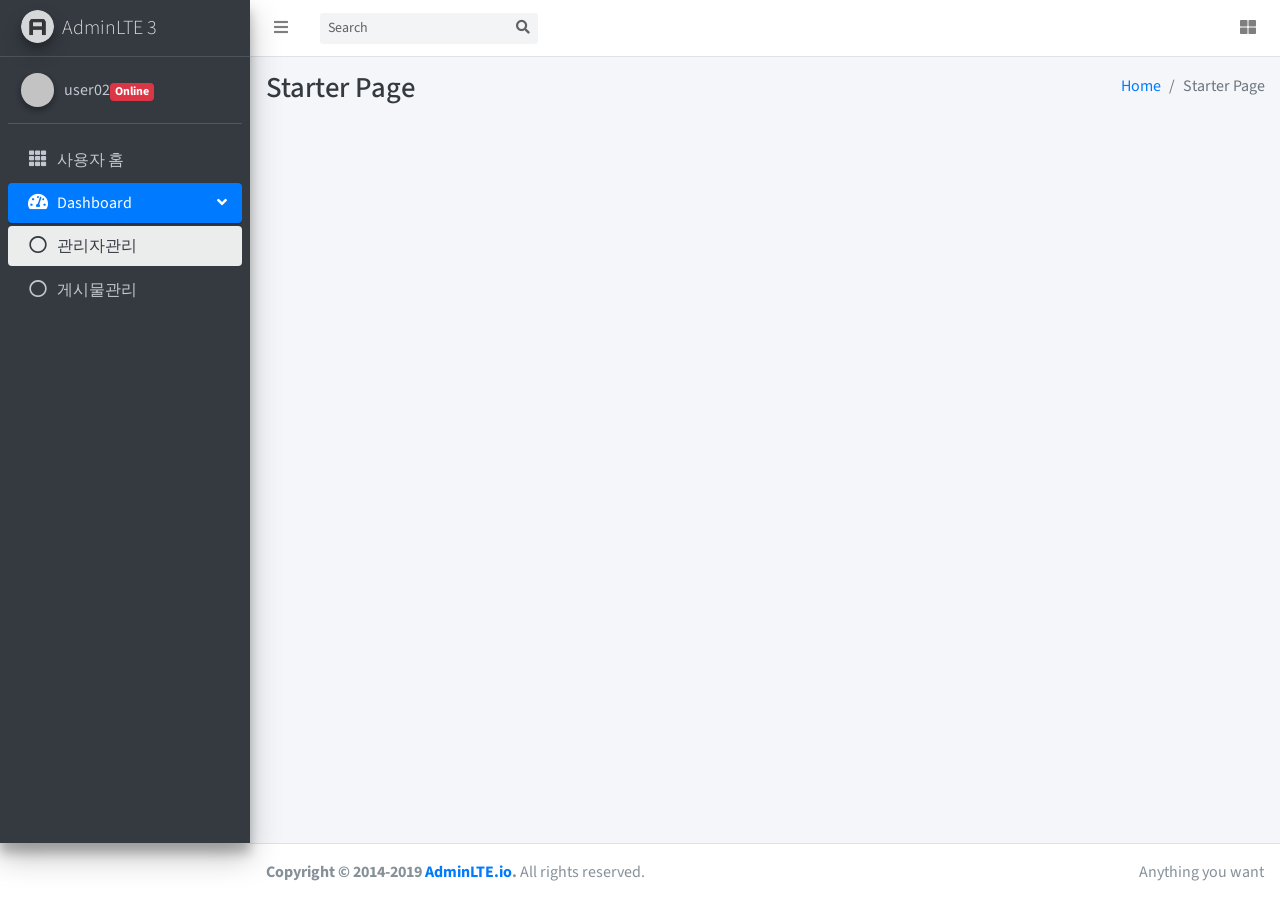
<file: src/main/webapp/resources/home.html>
<!DOCTYPE html>
<html lang="ko">
<head> 
  <meta charset="utf-8">
  <meta name="viewport" content="width=device-width, initial-scale=1">
  <meta http-equiv="x-ua-compatible" content="ie=edge">

  <title>AdminLTE 3 | 관리자화면</title>

  <!-- Font Awesome Icons -->
  <link rel="stylesheet" href="plugins/fontawesome-free/css/all.min.css">
  <!-- Theme style -->
  <link rel="stylesheet" href="dist/css/adminlte.min.css">
  <!-- Google Font: Source Sans Pro -->
  <link href="https://fonts.googleapis.com/css?family=Source+Sans+Pro:300,400,400i,700" rel="stylesheet">
</head>
<body class="hold-transition sidebar-mini">
<div class="wrapper">
 <nav class="main-header navbar navbar-expand navbar-white navbar-light">
    <!-- Left navbar links -->
    <ul class="navbar-nav">
      <li class="nav-item">
        <a class="nav-link" data-widget="pushmenu" href="#" role="button"><i class="fas fa-bars"></i></a>
      </li>
    </ul>
    <!-- SEARCH FORM -->
    <form class="form-inline ml-3">
      <div class="input-group input-group-sm">
        <input class="form-control form-control-navbar" type="search" placeholder="Search" aria-label="Search">
        <div class="input-group-append">
          <button class="btn btn-navbar" type="submit">
            <i class="fas fa-search"></i>
          </button>
        </div>
      </div>
    </form>
    <!-- Right navbar links -->
    <ul class="navbar-nav ml-auto">
          <!-- Notifications Dropdown Menu -->
            <li class="nav-item">
        <a class="nav-link" data-widget="control-sidebar" data-slide="true" href="#" role="button"><i
            class="fas fa-th-large"></i></a>
      </li>
    </ul>
  </nav>
   <!-- Main Sidebar Container -->
  <aside class="main-sidebar sidebar-dark-primary elevation-4">
    <!-- Brand Logo -->
    <a href="index3.html" class="brand-link">
      <img src="dist/img/AdminLTELogo.png" alt="AdminLTE Logo" class="brand-image img-circle elevation-3"
           style="opacity: .8">
      <span class="brand-text font-weight-light">AdminLTE 3</span>
    </a>

    <!-- Sidebar -->
    <div class="sidebar">
      <!-- Sidebar user panel (optional) -->
      <div class="user-panel mt-3 pb-3 mb-3 d-flex">
        <div class="image">
          <img src="dist/img/user2-160x160.jpg" class="img-circle elevation-2" alt="User Image">
        </div>
        <div class="info">
          <a href="#" class="d-block">user02<span class="right badge badge-danger">Online</span></a>
        </div>
      </div>
           <!-- Sidebar Menu -->
      <nav class="mt-2">
        <ul class="nav nav-pills nav-sidebar flex-column" data-widget="treeview" role="menu" data-accordion="false">
          <li class="nav-item">
            <a href="#" class="nav-link">
              <i class="nav-icon fas fa-th"></i>
              <p>사용자 홈</p>
            </a>
          </li>
          <li class="nav-item has-treeview menu-open">
            <a href="#" class="nav-link active">
              <i class="nav-icon fas fa-tachometer-alt"></i>
              <p>
                Dashboard
                <i class="right fas fa-angle-left"></i>
              </p>
            </a>
            <ul class="nav nav-treeview">
              <li class="nav-item">
                <a href="#" class="nav-link active">
                  <i class="far fa-circle nav-icon"></i>
                  <p>관리자관리</p>
                </a>
              </li>
              <li class="nav-item">
                <a href="#" class="nav-link">
                  <i class="far fa-circle nav-icon"></i>
                  <p>게시물관리</p>
                </a>
              </li>
            </ul>

        </ul>
      </nav>
      <!-- /.sidebar-menu -->
    </div>
    <!-- /.sidebar -->
  </aside>

  <!-- Content Wrapper. Contains page content -->
  <div class="content-wrapper">
    <!-- Content Header (Page header) -->
    <div class="content-header">
      <div class="container-fluid">
        <div class="row mb-2">
          <div class="col-sm-6">
            <h1 class="m-0 text-dark">Starter Page</h1>
          </div><!-- /.col -->
          <div class="col-sm-6">
            <ol class="breadcrumb float-sm-right">
              <li class="breadcrumb-item"><a href="#">Home</a></li>
              <li class="breadcrumb-item active">Starter Page</li>
            </ol>
          </div><!-- /.col -->
        </div><!-- /.row -->
      </div><!-- /.container-fluid -->
    </div>
    <!-- /.content-header -->

    <!-- Main content -->
 
           <!-- /.col-md-6 -->
        </div>
        <!-- /.row -->
      </div><!-- /.container-fluid -->
    </div>
    <!-- /.content -->
  </div>
  <!-- /.content-wrapper -->

  <!-- Control Sidebar -->
  <aside class="control-sidebar control-sidebar-dark">
    <!-- Control sidebar content goes here -->
    <div class="p-3">
      <h5>Title</h5>
      <p>Sidebar content</p>
      <button type="button" class="btn btn-primary btn-lg btn-block">로그아웃</button>
    </div>
  </aside>
  <!-- /.control-sidebar -->

  <!-- Main Footer -->
  <footer class="main-footer">
    <!-- To the right -->
    <div class="float-right d-none d-sm-inline">
      Anything you want
    </div>
    <!-- Default to the left -->
    <strong>Copyright &copy; 2014-2019 <a href="https://adminlte.io">AdminLTE.io</a>.</strong> All rights reserved.
  </footer>
</div>
<!-- ./wrapper -->

<!-- REQUIRED SCRIPTS -->

<!-- jQuery -->
<script src="plugins/jquery/jquery.min.js"></script>
<!-- Bootstrap 4 -->
<script src="plugins/bootstrap/js/bootstrap.bundle.min.js"></script>
<!-- AdminLTE App -->
<script src="dist/js/adminlte.min.js"></script>
</body>
</html>
</file>
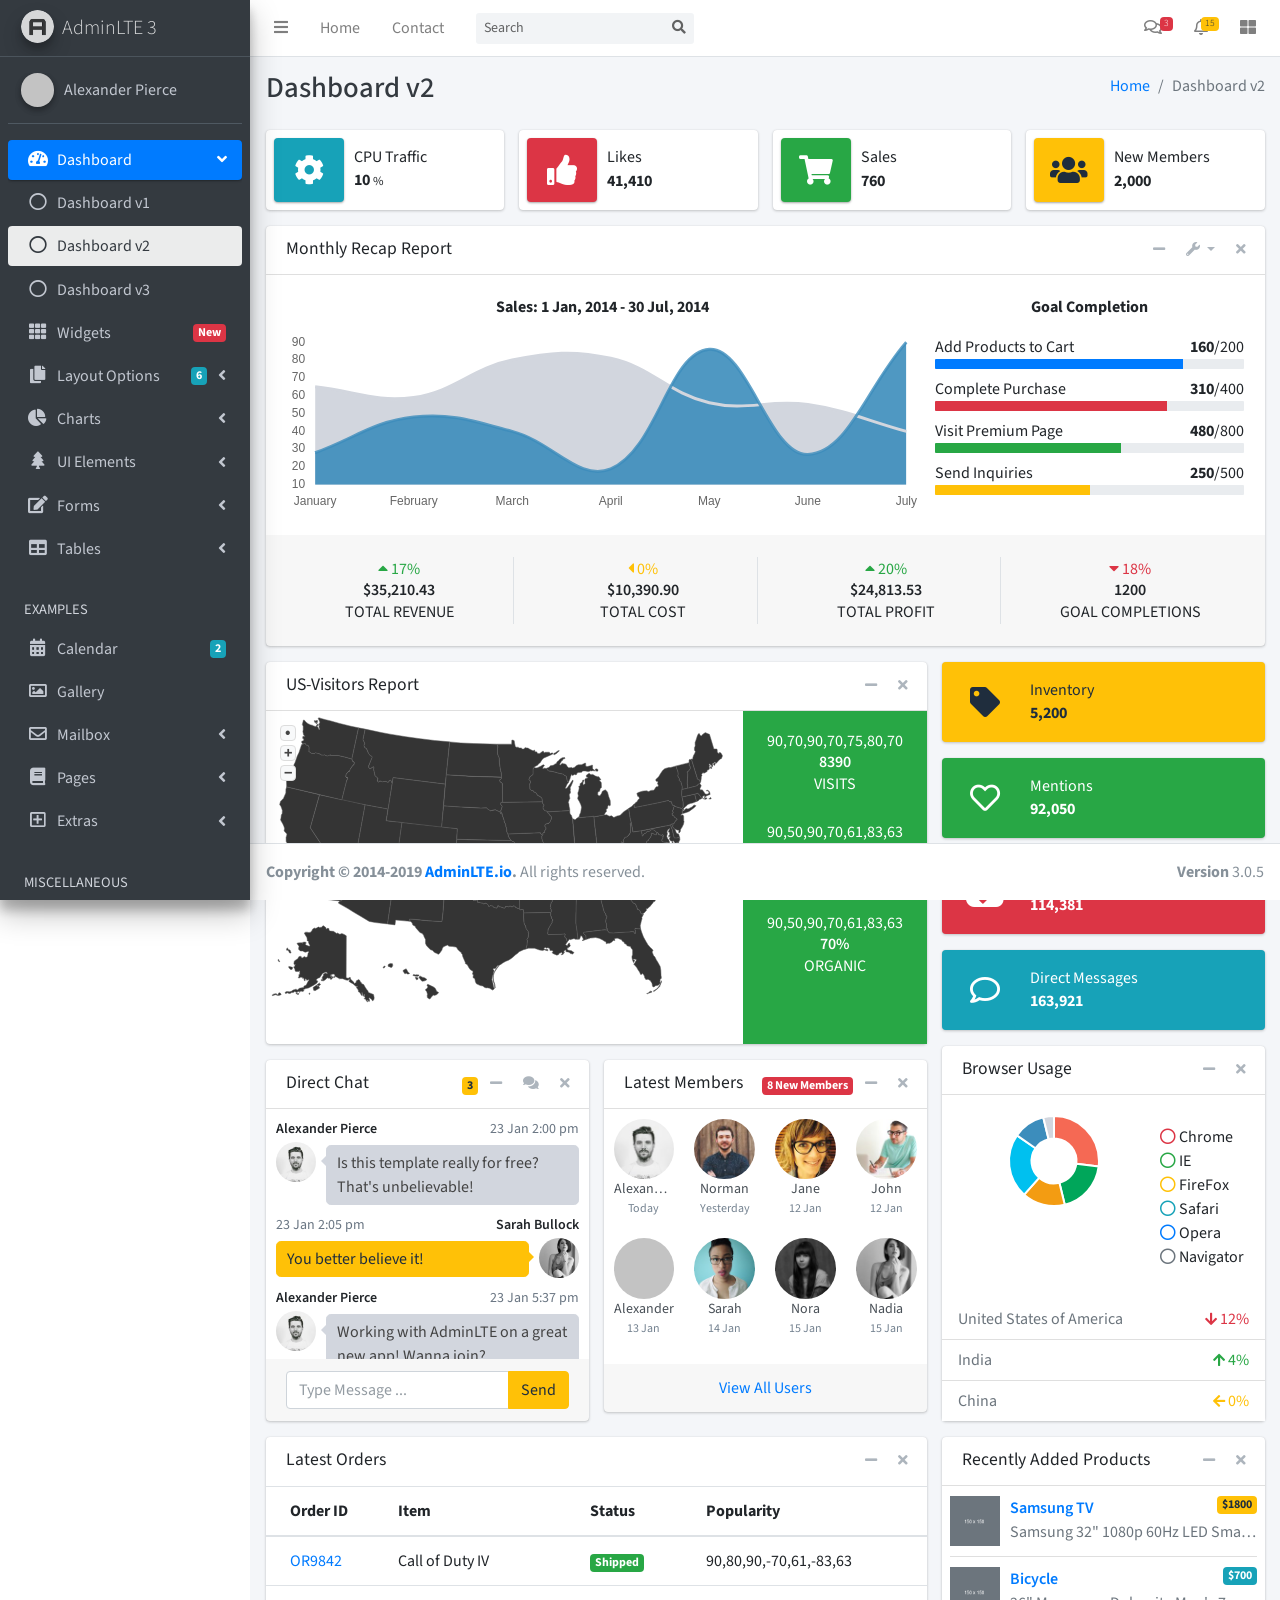
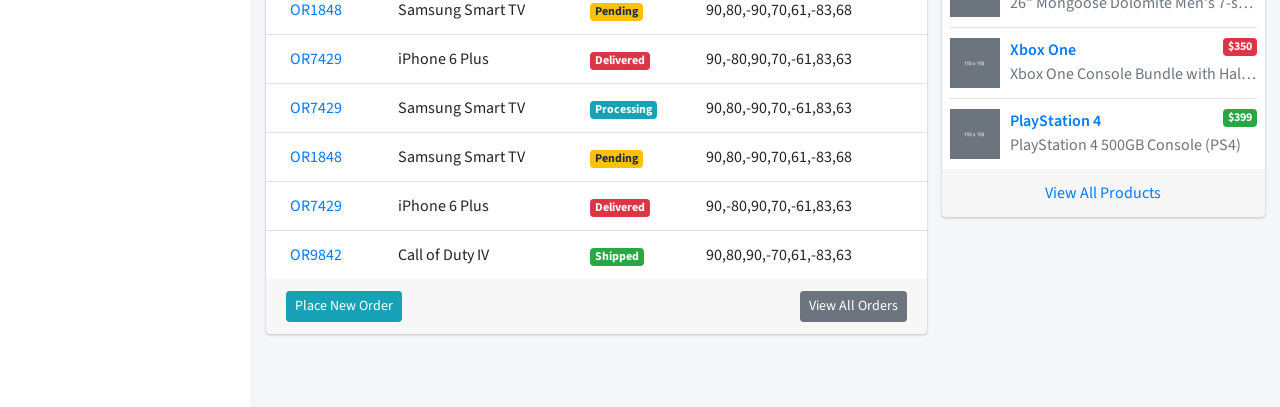
<file: src/main/webapp/resources/index2.html>
<!DOCTYPE html>
<html lang="en">
<head>
  <meta charset="utf-8">
  <meta name="viewport" content="width=device-width, initial-scale=1">
  <meta http-equiv="x-ua-compatible" content="ie=edge">

  <title>AdminLTE 3 | Dashboard 2</title>

  <!-- Font Awesome Icons -->
  <link rel="stylesheet" href="plugins/fontawesome-free/css/all.min.css">
  <!-- overlayScrollbars -->
  <link rel="stylesheet" href="plugins/overlayScrollbars/css/OverlayScrollbars.min.css">
  <!-- Theme style -->
  <link rel="stylesheet" href="dist/css/adminlte.min.css">
  <!-- Google Font: Source Sans Pro -->
  <link href="https://fonts.googleapis.com/css?family=Source+Sans+Pro:300,400,400i,700" rel="stylesheet">
</head>
<body class="hold-transition sidebar-mini layout-fixed layout-navbar-fixed layout-footer-fixed">
<div class="wrapper">
  <!-- Navbar -->
  <nav class="main-header navbar navbar-expand navbar-white navbar-light">
    <!-- Left navbar links -->
    <ul class="navbar-nav">
      <li class="nav-item">
        <a class="nav-link" data-widget="pushmenu" href="#" role="button"><i class="fas fa-bars"></i></a>
      </li>
      <li class="nav-item d-none d-sm-inline-block">
        <a href="index3.html" class="nav-link">Home</a>
      </li>
      <li class="nav-item d-none d-sm-inline-block">
        <a href="#" class="nav-link">Contact</a>
      </li>
    </ul>

    <!-- SEARCH FORM -->
    <form class="form-inline ml-3">
      <div class="input-group input-group-sm">
        <input class="form-control form-control-navbar" type="search" placeholder="Search" aria-label="Search">
        <div class="input-group-append">
          <button class="btn btn-navbar" type="submit">
            <i class="fas fa-search"></i>
          </button>
        </div>
      </div>
    </form>

    <!-- Right navbar links -->
    <ul class="navbar-nav ml-auto">
      <!-- Messages Dropdown Menu -->
      <li class="nav-item dropdown">
        <a class="nav-link" data-toggle="dropdown" href="#">
          <i class="far fa-comments"></i>
          <span class="badge badge-danger navbar-badge">3</span>
        </a>
        <div class="dropdown-menu dropdown-menu-lg dropdown-menu-right">
          <a href="#" class="dropdown-item">
            <!-- Message Start -->
            <div class="media">
              <img src="dist/img/user1-128x128.jpg" alt="User Avatar" class="img-size-50 mr-3 img-circle">
              <div class="media-body">
                <h3 class="dropdown-item-title">
                  Brad Diesel
                  <span class="float-right text-sm text-danger"><i class="fas fa-star"></i></span>
                </h3>
                <p class="text-sm">Call me whenever you can...</p>
                <p class="text-sm text-muted"><i class="far fa-clock mr-1"></i> 4 Hours Ago</p>
              </div>
            </div>
            <!-- Message End -->
          </a>
          <div class="dropdown-divider"></div>
          <a href="#" class="dropdown-item">
            <!-- Message Start -->
            <div class="media">
              <img src="dist/img/user8-128x128.jpg" alt="User Avatar" class="img-size-50 img-circle mr-3">
              <div class="media-body">
                <h3 class="dropdown-item-title">
                  John Pierce
                  <span class="float-right text-sm text-muted"><i class="fas fa-star"></i></span>
                </h3>
                <p class="text-sm">I got your message bro</p>
                <p class="text-sm text-muted"><i class="far fa-clock mr-1"></i> 4 Hours Ago</p>
              </div>
            </div>
            <!-- Message End -->
          </a>
          <div class="dropdown-divider"></div>
          <a href="#" class="dropdown-item">
            <!-- Message Start -->
            <div class="media">
              <img src="dist/img/user3-128x128.jpg" alt="User Avatar" class="img-size-50 img-circle mr-3">
              <div class="media-body">
                <h3 class="dropdown-item-title">
                  Nora Silvester
                  <span class="float-right text-sm text-warning"><i class="fas fa-star"></i></span>
                </h3>
                <p class="text-sm">The subject goes here</p>
                <p class="text-sm text-muted"><i class="far fa-clock mr-1"></i> 4 Hours Ago</p>
              </div>
            </div>
            <!-- Message End -->
          </a>
          <div class="dropdown-divider"></div>
          <a href="#" class="dropdown-item dropdown-footer">See All Messages</a>
        </div>
      </li>
      <!-- Notifications Dropdown Menu -->
      <li class="nav-item dropdown">
        <a class="nav-link" data-toggle="dropdown" href="#">
          <i class="far fa-bell"></i>
          <span class="badge badge-warning navbar-badge">15</span>
        </a>
        <div class="dropdown-menu dropdown-menu-lg dropdown-menu-right">
          <span class="dropdown-item dropdown-header">15 Notifications</span>
          <div class="dropdown-divider"></div>
          <a href="#" class="dropdown-item">
            <i class="fas fa-envelope mr-2"></i> 4 new messages
            <span class="float-right text-muted text-sm">3 mins</span>
          </a>
          <div class="dropdown-divider"></div>
          <a href="#" class="dropdown-item">
            <i class="fas fa-users mr-2"></i> 8 friend requests
            <span class="float-right text-muted text-sm">12 hours</span>
          </a>
          <div class="dropdown-divider"></div>
          <a href="#" class="dropdown-item">
            <i class="fas fa-file mr-2"></i> 3 new reports
            <span class="float-right text-muted text-sm">2 days</span>
          </a>
          <div class="dropdown-divider"></div>
          <a href="#" class="dropdown-item dropdown-footer">See All Notifications</a>
        </div>
      </li>
      <li class="nav-item">
        <a class="nav-link" data-widget="control-sidebar" data-slide="true" href="#" role="button"><i
            class="fas fa-th-large"></i></a>
      </li>
    </ul>
  </nav>
  <!-- /.navbar -->

  <!-- Main Sidebar Container -->
  <aside class="main-sidebar sidebar-dark-primary elevation-4">
    <!-- Brand Logo -->
    <a href="index3.html" class="brand-link">
      <img src="dist/img/AdminLTELogo.png" alt="AdminLTE Logo" class="brand-image img-circle elevation-3"
           style="opacity: .8">
      <span class="brand-text font-weight-light">AdminLTE 3</span>
    </a>

    <!-- Sidebar -->
    <div class="sidebar">
      <!-- Sidebar user panel (optional) -->
      <div class="user-panel mt-3 pb-3 mb-3 d-flex">
        <div class="image">
          <img src="dist/img/user2-160x160.jpg" class="img-circle elevation-2" alt="User Image">
        </div>
        <div class="info">
          <a href="#" class="d-block">Alexander Pierce</a>
        </div>
      </div>

      <!-- Sidebar Menu -->
      <nav class="mt-2">
        <ul class="nav nav-pills nav-sidebar flex-column" data-widget="treeview" role="menu" data-accordion="false">
          <!-- Add icons to the links using the .nav-icon class
               with font-awesome or any other icon font library -->
          <li class="nav-item has-treeview menu-open">
            <a href="#" class="nav-link active">
              <i class="nav-icon fas fa-tachometer-alt"></i>
              <p>
                Dashboard
                <i class="right fas fa-angle-left"></i>
              </p>
            </a>
            <ul class="nav nav-treeview">
              <li class="nav-item">
                <a href="./index.html" class="nav-link">
                  <i class="far fa-circle nav-icon"></i>
                  <p>Dashboard v1</p>
                </a>
              </li>
              <li class="nav-item">
                <a href="./index2.html" class="nav-link active">
                  <i class="far fa-circle nav-icon"></i>
                  <p>Dashboard v2</p>
                </a>
              </li>
              <li class="nav-item">
                <a href="./index3.html" class="nav-link">
                  <i class="far fa-circle nav-icon"></i>
                  <p>Dashboard v3</p>
                </a>
              </li>
            </ul>
          </li>
          <li class="nav-item">
            <a href="pages/widgets.html" class="nav-link">
              <i class="nav-icon fas fa-th"></i>
              <p>
                Widgets
                <span class="right badge badge-danger">New</span>
              </p>
            </a>
          </li>
          <li class="nav-item has-treeview">
            <a href="#" class="nav-link">
              <i class="nav-icon fas fa-copy"></i>
              <p>
                Layout Options
                <i class="fas fa-angle-left right"></i>
                <span class="badge badge-info right">6</span>
              </p>
            </a>
            <ul class="nav nav-treeview">
              <li class="nav-item">
                <a href="pages/layout/top-nav.html" class="nav-link">
                  <i class="far fa-circle nav-icon"></i>
                  <p>Top Navigation</p>
                </a>
              </li>
              <li class="nav-item">
                <a href="pages/layout/top-nav-sidebar.html" class="nav-link">
                  <i class="far fa-circle nav-icon"></i>
                  <p>Top Navigation + Sidebar</p>
                </a>
              </li>
              <li class="nav-item">
                <a href="pages/layout/boxed.html" class="nav-link">
                  <i class="far fa-circle nav-icon"></i>
                  <p>Boxed</p>
                </a>
              </li>
              <li class="nav-item">
                <a href="pages/layout/fixed-sidebar.html" class="nav-link">
                  <i class="far fa-circle nav-icon"></i>
                  <p>Fixed Sidebar</p>
                </a>
              </li>
              <li class="nav-item">
                <a href="pages/layout/fixed-topnav.html" class="nav-link">
                  <i class="far fa-circle nav-icon"></i>
                  <p>Fixed Navbar</p>
                </a>
              </li>
              <li class="nav-item">
                <a href="pages/layout/fixed-footer.html" class="nav-link">
                  <i class="far fa-circle nav-icon"></i>
                  <p>Fixed Footer</p>
                </a>
              </li>
              <li class="nav-item">
                <a href="pages/layout/collapsed-sidebar.html" class="nav-link">
                  <i class="far fa-circle nav-icon"></i>
                  <p>Collapsed Sidebar</p>
                </a>
              </li>
            </ul>
          </li>
          <li class="nav-item has-treeview">
            <a href="#" class="nav-link">
              <i class="nav-icon fas fa-chart-pie"></i>
              <p>
                Charts
                <i class="right fas fa-angle-left"></i>
              </p>
            </a>
            <ul class="nav nav-treeview">
              <li class="nav-item">
                <a href="pages/charts/chartjs.html" class="nav-link">
                  <i class="far fa-circle nav-icon"></i>
                  <p>ChartJS</p>
                </a>
              </li>
              <li class="nav-item">
                <a href="pages/charts/flot.html" class="nav-link">
                  <i class="far fa-circle nav-icon"></i>
                  <p>Flot</p>
                </a>
              </li>
              <li class="nav-item">
                <a href="pages/charts/inline.html" class="nav-link">
                  <i class="far fa-circle nav-icon"></i>
                  <p>Inline</p>
                </a>
              </li>
            </ul>
          </li>
          <li class="nav-item has-treeview">
            <a href="#" class="nav-link">
              <i class="nav-icon fas fa-tree"></i>
              <p>
                UI Elements
                <i class="fas fa-angle-left right"></i>
              </p>
            </a>
            <ul class="nav nav-treeview">
              <li class="nav-item">
                <a href="pages/UI/general.html" class="nav-link">
                  <i class="far fa-circle nav-icon"></i>
                  <p>General</p>
                </a>
              </li>
              <li class="nav-item">
                <a href="pages/UI/icons.html" class="nav-link">
                  <i class="far fa-circle nav-icon"></i>
                  <p>Icons</p>
                </a>
              </li>
              <li class="nav-item">
                <a href="pages/UI/buttons.html" class="nav-link">
                  <i class="far fa-circle nav-icon"></i>
                  <p>Buttons</p>
                </a>
              </li>
              <li class="nav-item">
                <a href="pages/UI/sliders.html" class="nav-link">
                  <i class="far fa-circle nav-icon"></i>
                  <p>Sliders</p>
                </a>
              </li>
              <li class="nav-item">
                <a href="pages/UI/modals.html" class="nav-link">
                  <i class="far fa-circle nav-icon"></i>
                  <p>Modals & Alerts</p>
                </a>
              </li>
              <li class="nav-item">
                <a href="pages/UI/navbar.html" class="nav-link">
                  <i class="far fa-circle nav-icon"></i>
                  <p>Navbar & Tabs</p>
                </a>
              </li>
              <li class="nav-item">
                <a href="pages/UI/timeline.html" class="nav-link">
                  <i class="far fa-circle nav-icon"></i>
                  <p>Timeline</p>
                </a>
              </li>
              <li class="nav-item">
                <a href="pages/UI/ribbons.html" class="nav-link">
                  <i class="far fa-circle nav-icon"></i>
                  <p>Ribbons</p>
                </a>
              </li>
            </ul>
          </li>
          <li class="nav-item has-treeview">
            <a href="#" class="nav-link">
              <i class="nav-icon fas fa-edit"></i>
              <p>
                Forms
                <i class="fas fa-angle-left right"></i>
              </p>
            </a>
            <ul class="nav nav-treeview">
              <li class="nav-item">
                <a href="pages/forms/general.html" class="nav-link">
                  <i class="far fa-circle nav-icon"></i>
                  <p>General Elements</p>
                </a>
              </li>
              <li class="nav-item">
                <a href="pages/forms/advanced.html" class="nav-link">
                  <i class="far fa-circle nav-icon"></i>
                  <p>Advanced Elements</p>
                </a>
              </li>
              <li class="nav-item">
                <a href="pages/forms/editors.html" class="nav-link">
                  <i class="far fa-circle nav-icon"></i>
                  <p>Editors</p>
                </a>
              </li>
              <li class="nav-item">
                <a href="pages/forms/validation.html" class="nav-link">
                  <i class="far fa-circle nav-icon"></i>
                  <p>Validation</p>
                </a>
              </li>
            </ul>
          </li>
          <li class="nav-item has-treeview">
            <a href="#" class="nav-link">
              <i class="nav-icon fas fa-table"></i>
              <p>
                Tables
                <i class="fas fa-angle-left right"></i>
              </p>
            </a>
            <ul class="nav nav-treeview">
              <li class="nav-item">
                <a href="pages/tables/simple.html" class="nav-link">
                  <i class="far fa-circle nav-icon"></i>
                  <p>Simple Tables</p>
                </a>
              </li>
              <li class="nav-item">
                <a href="pages/tables/data.html" class="nav-link">
                  <i class="far fa-circle nav-icon"></i>
                  <p>DataTables</p>
                </a>
              </li>
              <li class="nav-item">
                <a href="pages/tables/jsgrid.html" class="nav-link">
                  <i class="far fa-circle nav-icon"></i>
                  <p>jsGrid</p>
                </a>
              </li>
            </ul>
          </li>
          <li class="nav-header">EXAMPLES</li>
          <li class="nav-item">
            <a href="pages/calendar.html" class="nav-link">
              <i class="nav-icon fas fa-calendar-alt"></i>
              <p>
                Calendar
                <span class="badge badge-info right">2</span>
              </p>
            </a>
          </li>
          <li class="nav-item">
            <a href="pages/gallery.html" class="nav-link">
              <i class="nav-icon far fa-image"></i>
              <p>
                Gallery
              </p>
            </a>
          </li>
          <li class="nav-item has-treeview">
            <a href="#" class="nav-link">
              <i class="nav-icon far fa-envelope"></i>
              <p>
                Mailbox
                <i class="fas fa-angle-left right"></i>
              </p>
            </a>
            <ul class="nav nav-treeview">
              <li class="nav-item">
                <a href="pages/mailbox/mailbox.html" class="nav-link">
                  <i class="far fa-circle nav-icon"></i>
                  <p>Inbox</p>
                </a>
              </li>
              <li class="nav-item">
                <a href="pages/mailbox/compose.html" class="nav-link">
                  <i class="far fa-circle nav-icon"></i>
                  <p>Compose</p>
                </a>
              </li>
              <li class="nav-item">
                <a href="pages/mailbox/read-mail.html" class="nav-link">
                  <i class="far fa-circle nav-icon"></i>
                  <p>Read</p>
                </a>
              </li>
            </ul>
          </li>
          <li class="nav-item has-treeview">
            <a href="#" class="nav-link">
              <i class="nav-icon fas fa-book"></i>
              <p>
                Pages
                <i class="fas fa-angle-left right"></i>
              </p>
            </a>
            <ul class="nav nav-treeview">
              <li class="nav-item">
                <a href="pages/examples/invoice.html" class="nav-link">
                  <i class="far fa-circle nav-icon"></i>
                  <p>Invoice</p>
                </a>
              </li>
              <li class="nav-item">
                <a href="pages/examples/profile.html" class="nav-link">
                  <i class="far fa-circle nav-icon"></i>
                  <p>Profile</p>
                </a>
              </li>
              <li class="nav-item">
                <a href="pages/examples/e-commerce.html" class="nav-link">
                  <i class="far fa-circle nav-icon"></i>
                  <p>E-commerce</p>
                </a>
              </li>
              <li class="nav-item">
                <a href="pages/examples/projects.html" class="nav-link">
                  <i class="far fa-circle nav-icon"></i>
                  <p>Projects</p>
                </a>
              </li>
              <li class="nav-item">
                <a href="pages/examples/project-add.html" class="nav-link">
                  <i class="far fa-circle nav-icon"></i>
                  <p>Project Add</p>
                </a>
              </li>
              <li class="nav-item">
                <a href="pages/examples/project-edit.html" class="nav-link">
                  <i class="far fa-circle nav-icon"></i>
                  <p>Project Edit</p>
                </a>
              </li>
              <li class="nav-item">
                <a href="pages/examples/project-detail.html" class="nav-link">
                  <i class="far fa-circle nav-icon"></i>
                  <p>Project Detail</p>
                </a>
              </li>
              <li class="nav-item">
                <a href="pages/examples/contacts.html" class="nav-link">
                  <i class="far fa-circle nav-icon"></i>
                  <p>Contacts</p>
                </a>
              </li>
            </ul>
          </li>
          <li class="nav-item has-treeview">
            <a href="#" class="nav-link">
              <i class="nav-icon far fa-plus-square"></i>
              <p>
                Extras
                <i class="fas fa-angle-left right"></i>
              </p>
            </a>
            <ul class="nav nav-treeview">
              <li class="nav-item">
                <a href="pages/examples/login.html" class="nav-link">
                  <i class="far fa-circle nav-icon"></i>
                  <p>Login</p>
                </a>
              </li>
              <li class="nav-item">
                <a href="pages/examples/register.html" class="nav-link">
                  <i class="far fa-circle nav-icon"></i>
                  <p>Register</p>
                </a>
              </li>
              <li class="nav-item">
                <a href="pages/examples/forgot-password.html" class="nav-link">
                  <i class="far fa-circle nav-icon"></i>
                  <p>Forgot Password</p>
                </a>
              </li>
              <li class="nav-item">
                <a href="pages/examples/recover-password.html" class="nav-link">
                  <i class="far fa-circle nav-icon"></i>
                  <p>Recover Password</p>
                </a>
              </li>
              <li class="nav-item">
                <a href="pages/examples/lockscreen.html" class="nav-link">
                  <i class="far fa-circle nav-icon"></i>
                  <p>Lockscreen</p>
                </a>
              </li>
              <li class="nav-item">
                <a href="pages/examples/legacy-user-menu.html" class="nav-link">
                  <i class="far fa-circle nav-icon"></i>
                  <p>Legacy User Menu</p>
                </a>
              </li>
              <li class="nav-item">
                <a href="pages/examples/language-menu.html" class="nav-link">
                  <i class="far fa-circle nav-icon"></i>
                  <p>Language Menu</p>
                </a>
              </li>
              <li class="nav-item">
                <a href="pages/examples/404.html" class="nav-link">
                  <i class="far fa-circle nav-icon"></i>
                  <p>Error 404</p>
                </a>
              </li>
              <li class="nav-item">
                <a href="pages/examples/500.html" class="nav-link">
                  <i class="far fa-circle nav-icon"></i>
                  <p>Error 500</p>
                </a>
              </li>
              <li class="nav-item">
                <a href="pages/examples/pace.html" class="nav-link">
                  <i class="far fa-circle nav-icon"></i>
                  <p>Pace</p>
                </a>
              </li>
              <li class="nav-item">
                <a href="pages/examples/blank.html" class="nav-link">
                  <i class="far fa-circle nav-icon"></i>
                  <p>Blank Page</p>
                </a>
              </li>
              <li class="nav-item">
                <a href="starter.html" class="nav-link">
                  <i class="far fa-circle nav-icon"></i>
                  <p>Starter Page</p>
                </a>
              </li>
            </ul>
          </li>
          <li class="nav-header">MISCELLANEOUS</li>
          <li class="nav-item">
            <a href="https://adminlte.io/docs/3.0" class="nav-link">
              <i class="nav-icon fas fa-file"></i>
              <p>Documentation</p>
            </a>
          </li>
          <li class="nav-header">MULTI LEVEL EXAMPLE</li>
          <li class="nav-item">
            <a href="#" class="nav-link">
              <i class="fas fa-circle nav-icon"></i>
              <p>Level 1</p>
            </a>
          </li>
          <li class="nav-item has-treeview">
            <a href="#" class="nav-link">
              <i class="nav-icon fas fa-circle"></i>
              <p>
                Level 1
                <i class="right fas fa-angle-left"></i>
              </p>
            </a>
            <ul class="nav nav-treeview">
              <li class="nav-item">
                <a href="#" class="nav-link">
                  <i class="far fa-circle nav-icon"></i>
                  <p>Level 2</p>
                </a>
              </li>
              <li class="nav-item has-treeview">
                <a href="#" class="nav-link">
                  <i class="far fa-circle nav-icon"></i>
                  <p>
                    Level 2
                    <i class="right fas fa-angle-left"></i>
                  </p>
                </a>
                <ul class="nav nav-treeview">
                  <li class="nav-item">
                    <a href="#" class="nav-link">
                      <i class="far fa-dot-circle nav-icon"></i>
                      <p>Level 3</p>
                    </a>
                  </li>
                  <li class="nav-item">
                    <a href="#" class="nav-link">
                      <i class="far fa-dot-circle nav-icon"></i>
                      <p>Level 3</p>
                    </a>
                  </li>
                  <li class="nav-item">
                    <a href="#" class="nav-link">
                      <i class="far fa-dot-circle nav-icon"></i>
                      <p>Level 3</p>
                    </a>
                  </li>
                </ul>
              </li>
              <li class="nav-item">
                <a href="#" class="nav-link">
                  <i class="far fa-circle nav-icon"></i>
                  <p>Level 2</p>
                </a>
              </li>
            </ul>
          </li>
          <li class="nav-item">
            <a href="#" class="nav-link">
              <i class="fas fa-circle nav-icon"></i>
              <p>Level 1</p>
            </a>
          </li>
          <li class="nav-header">LABELS</li>
          <li class="nav-item">
            <a href="#" class="nav-link">
              <i class="nav-icon far fa-circle text-danger"></i>
              <p class="text">Important</p>
            </a>
          </li>
          <li class="nav-item">
            <a href="#" class="nav-link">
              <i class="nav-icon far fa-circle text-warning"></i>
              <p>Warning</p>
            </a>
          </li>
          <li class="nav-item">
            <a href="#" class="nav-link">
              <i class="nav-icon far fa-circle text-info"></i>
              <p>Informational</p>
            </a>
          </li>
        </ul>
      </nav>
      <!-- /.sidebar-menu -->
    </div>
    <!-- /.sidebar -->
  </aside>

  <!-- Content Wrapper. Contains page content -->
  <div class="content-wrapper">
    <!-- Content Header (Page header) -->
    <div class="content-header">
      <div class="container-fluid">
        <div class="row mb-2">
          <div class="col-sm-6">
            <h1 class="m-0 text-dark">Dashboard v2</h1>
          </div><!-- /.col -->
          <div class="col-sm-6">
            <ol class="breadcrumb float-sm-right">
              <li class="breadcrumb-item"><a href="#">Home</a></li>
              <li class="breadcrumb-item active">Dashboard v2</li>
            </ol>
          </div><!-- /.col -->
        </div><!-- /.row -->
      </div><!-- /.container-fluid -->
    </div>
    <!-- /.content-header -->

    <!-- Main content -->
    <section class="content">
      <div class="container-fluid">
        <!-- Info boxes -->
        <div class="row">
          <div class="col-12 col-sm-6 col-md-3">
            <div class="info-box">
              <span class="info-box-icon bg-info elevation-1"><i class="fas fa-cog"></i></span>

              <div class="info-box-content">
                <span class="info-box-text">CPU Traffic</span>
                <span class="info-box-number">
                  10
                  <small>%</small>
                </span>
              </div>
              <!-- /.info-box-content -->
            </div>
            <!-- /.info-box -->
          </div>
          <!-- /.col -->
          <div class="col-12 col-sm-6 col-md-3">
            <div class="info-box mb-3">
              <span class="info-box-icon bg-danger elevation-1"><i class="fas fa-thumbs-up"></i></span>

              <div class="info-box-content">
                <span class="info-box-text">Likes</span>
                <span class="info-box-number">41,410</span>
              </div>
              <!-- /.info-box-content -->
            </div>
            <!-- /.info-box -->
          </div>
          <!-- /.col -->

          <!-- fix for small devices only -->
          <div class="clearfix hidden-md-up"></div>

          <div class="col-12 col-sm-6 col-md-3">
            <div class="info-box mb-3">
              <span class="info-box-icon bg-success elevation-1"><i class="fas fa-shopping-cart"></i></span>

              <div class="info-box-content">
                <span class="info-box-text">Sales</span>
                <span class="info-box-number">760</span>
              </div>
              <!-- /.info-box-content -->
            </div>
            <!-- /.info-box -->
          </div>
          <!-- /.col -->
          <div class="col-12 col-sm-6 col-md-3">
            <div class="info-box mb-3">
              <span class="info-box-icon bg-warning elevation-1"><i class="fas fa-users"></i></span>

              <div class="info-box-content">
                <span class="info-box-text">New Members</span>
                <span class="info-box-number">2,000</span>
              </div>
              <!-- /.info-box-content -->
            </div>
            <!-- /.info-box -->
          </div>
          <!-- /.col -->
        </div>
        <!-- /.row -->

        <div class="row">
          <div class="col-md-12">
            <div class="card">
              <div class="card-header">
                <h5 class="card-title">Monthly Recap Report</h5>

                <div class="card-tools">
                  <button type="button" class="btn btn-tool" data-card-widget="collapse">
                    <i class="fas fa-minus"></i>
                  </button>
                  <div class="btn-group">
                    <button type="button" class="btn btn-tool dropdown-toggle" data-toggle="dropdown">
                      <i class="fas fa-wrench"></i>
                    </button>
                    <div class="dropdown-menu dropdown-menu-right" role="menu">
                      <a href="#" class="dropdown-item">Action</a>
                      <a href="#" class="dropdown-item">Another action</a>
                      <a href="#" class="dropdown-item">Something else here</a>
                      <a class="dropdown-divider"></a>
                      <a href="#" class="dropdown-item">Separated link</a>
                    </div>
                  </div>
                  <button type="button" class="btn btn-tool" data-card-widget="remove">
                    <i class="fas fa-times"></i>
                  </button>
                </div>
              </div>
              <!-- /.card-header -->
              <div class="card-body">
                <div class="row">
                  <div class="col-md-8">
                    <p class="text-center">
                      <strong>Sales: 1 Jan, 2014 - 30 Jul, 2014</strong>
                    </p>

                    <div class="chart">
                      <!-- Sales Chart Canvas -->
                      <canvas id="salesChart" height="180" style="height: 180px;"></canvas>
                    </div>
                    <!-- /.chart-responsive -->
                  </div>
                  <!-- /.col -->
                  <div class="col-md-4">
                    <p class="text-center">
                      <strong>Goal Completion</strong>
                    </p>

                    <div class="progress-group">
                      Add Products to Cart
                      <span class="float-right"><b>160</b>/200</span>
                      <div class="progress progress-sm">
                        <div class="progress-bar bg-primary" style="width: 80%"></div>
                      </div>
                    </div>
                    <!-- /.progress-group -->

                    <div class="progress-group">
                      Complete Purchase
                      <span class="float-right"><b>310</b>/400</span>
                      <div class="progress progress-sm">
                        <div class="progress-bar bg-danger" style="width: 75%"></div>
                      </div>
                    </div>

                    <!-- /.progress-group -->
                    <div class="progress-group">
                      <span class="progress-text">Visit Premium Page</span>
                      <span class="float-right"><b>480</b>/800</span>
                      <div class="progress progress-sm">
                        <div class="progress-bar bg-success" style="width: 60%"></div>
                      </div>
                    </div>

                    <!-- /.progress-group -->
                    <div class="progress-group">
                      Send Inquiries
                      <span class="float-right"><b>250</b>/500</span>
                      <div class="progress progress-sm">
                        <div class="progress-bar bg-warning" style="width: 50%"></div>
                      </div>
                    </div>
                    <!-- /.progress-group -->
                  </div>
                  <!-- /.col -->
                </div>
                <!-- /.row -->
              </div>
              <!-- ./card-body -->
              <div class="card-footer">
                <div class="row">
                  <div class="col-sm-3 col-6">
                    <div class="description-block border-right">
                      <span class="description-percentage text-success"><i class="fas fa-caret-up"></i> 17%</span>
                      <h5 class="description-header">$35,210.43</h5>
                      <span class="description-text">TOTAL REVENUE</span>
                    </div>
                    <!-- /.description-block -->
                  </div>
                  <!-- /.col -->
                  <div class="col-sm-3 col-6">
                    <div class="description-block border-right">
                      <span class="description-percentage text-warning"><i class="fas fa-caret-left"></i> 0%</span>
                      <h5 class="description-header">$10,390.90</h5>
                      <span class="description-text">TOTAL COST</span>
                    </div>
                    <!-- /.description-block -->
                  </div>
                  <!-- /.col -->
                  <div class="col-sm-3 col-6">
                    <div class="description-block border-right">
                      <span class="description-percentage text-success"><i class="fas fa-caret-up"></i> 20%</span>
                      <h5 class="description-header">$24,813.53</h5>
                      <span class="description-text">TOTAL PROFIT</span>
                    </div>
                    <!-- /.description-block -->
                  </div>
                  <!-- /.col -->
                  <div class="col-sm-3 col-6">
                    <div class="description-block">
                      <span class="description-percentage text-danger"><i class="fas fa-caret-down"></i> 18%</span>
                      <h5 class="description-header">1200</h5>
                      <span class="description-text">GOAL COMPLETIONS</span>
                    </div>
                    <!-- /.description-block -->
                  </div>
                </div>
                <!-- /.row -->
              </div>
              <!-- /.card-footer -->
            </div>
            <!-- /.card -->
          </div>
          <!-- /.col -->
        </div>
        <!-- /.row -->

        <!-- Main row -->
        <div class="row">
          <!-- Left col -->
          <div class="col-md-8">
            <!-- MAP & BOX PANE -->
            <div class="card">
              <div class="card-header">
                <h3 class="card-title">US-Visitors Report</h3>

                <div class="card-tools">
                  <button type="button" class="btn btn-tool" data-card-widget="collapse">
                    <i class="fas fa-minus"></i>
                  </button>
                  <button type="button" class="btn btn-tool" data-card-widget="remove">
                    <i class="fas fa-times"></i>
                  </button>
                </div>
              </div>
              <!-- /.card-header -->
              <div class="card-body p-0">
                <div class="d-md-flex">
                  <div class="p-1 flex-fill" style="overflow: hidden">
                    <!-- Map will be created here -->
                    <div id="world-map-markers" style="height: 325px; overflow: hidden">
                      <div class="map"></div>
                    </div>
                  </div>
                  <div class="card-pane-right bg-success pt-2 pb-2 pl-4 pr-4">
                    <div class="description-block mb-4">
                      <div class="sparkbar pad" data-color="#fff">90,70,90,70,75,80,70</div>
                      <h5 class="description-header">8390</h5>
                      <span class="description-text">Visits</span>
                    </div>
                    <!-- /.description-block -->
                    <div class="description-block mb-4">
                      <div class="sparkbar pad" data-color="#fff">90,50,90,70,61,83,63</div>
                      <h5 class="description-header">30%</h5>
                      <span class="description-text">Referrals</span>
                    </div>
                    <!-- /.description-block -->
                    <div class="description-block">
                      <div class="sparkbar pad" data-color="#fff">90,50,90,70,61,83,63</div>
                      <h5 class="description-header">70%</h5>
                      <span class="description-text">Organic</span>
                    </div>
                    <!-- /.description-block -->
                  </div><!-- /.card-pane-right -->
                </div><!-- /.d-md-flex -->
              </div>
              <!-- /.card-body -->
            </div>
            <!-- /.card -->
            <div class="row">
              <div class="col-md-6">
                <!-- DIRECT CHAT -->
                <div class="card direct-chat direct-chat-warning">
                  <div class="card-header">
                    <h3 class="card-title">Direct Chat</h3>

                    <div class="card-tools">
                      <span data-toggle="tooltip" title="3 New Messages" class="badge badge-warning">3</span>
                      <button type="button" class="btn btn-tool" data-card-widget="collapse"><i class="fas fa-minus"></i>
                      </button>
                      <button type="button" class="btn btn-tool" data-toggle="tooltip" title="Contacts"
                              data-widget="chat-pane-toggle">
                        <i class="fas fa-comments"></i></button>
                      <button type="button" class="btn btn-tool" data-card-widget="remove"><i class="fas fa-times"></i>
                      </button>
                    </div>
                  </div>
                  <!-- /.card-header -->
                  <div class="card-body">
                    <!-- Conversations are loaded here -->
                    <div class="direct-chat-messages">
                      <!-- Message. Default to the left -->
                      <div class="direct-chat-msg">
                        <div class="direct-chat-infos clearfix">
                          <span class="direct-chat-name float-left">Alexander Pierce</span>
                          <span class="direct-chat-timestamp float-right">23 Jan 2:00 pm</span>
                        </div>
                        <!-- /.direct-chat-infos -->
                        <img class="direct-chat-img" src="dist/img/user1-128x128.jpg" alt="message user image">
                        <!-- /.direct-chat-img -->
                        <div class="direct-chat-text">
                          Is this template really for free? That's unbelievable!
                        </div>
                        <!-- /.direct-chat-text -->
                      </div>
                      <!-- /.direct-chat-msg -->

                      <!-- Message to the right -->
                      <div class="direct-chat-msg right">
                        <div class="direct-chat-infos clearfix">
                          <span class="direct-chat-name float-right">Sarah Bullock</span>
                          <span class="direct-chat-timestamp float-left">23 Jan 2:05 pm</span>
                        </div>
                        <!-- /.direct-chat-infos -->
                        <img class="direct-chat-img" src="dist/img/user3-128x128.jpg" alt="message user image">
                        <!-- /.direct-chat-img -->
                        <div class="direct-chat-text">
                          You better believe it!
                        </div>
                        <!-- /.direct-chat-text -->
                      </div>
                      <!-- /.direct-chat-msg -->

                      <!-- Message. Default to the left -->
                      <div class="direct-chat-msg">
                        <div class="direct-chat-infos clearfix">
                          <span class="direct-chat-name float-left">Alexander Pierce</span>
                          <span class="direct-chat-timestamp float-right">23 Jan 5:37 pm</span>
                        </div>
                        <!-- /.direct-chat-infos -->
                        <img class="direct-chat-img" src="dist/img/user1-128x128.jpg" alt="message user image">
                        <!-- /.direct-chat-img -->
                        <div class="direct-chat-text">
                          Working with AdminLTE on a great new app! Wanna join?
                        </div>
                        <!-- /.direct-chat-text -->
                      </div>
                      <!-- /.direct-chat-msg -->

                      <!-- Message to the right -->
                      <div class="direct-chat-msg right">
                        <div class="direct-chat-infos clearfix">
                          <span class="direct-chat-name float-right">Sarah Bullock</span>
                          <span class="direct-chat-timestamp float-left">23 Jan 6:10 pm</span>
                        </div>
                        <!-- /.direct-chat-infos -->
                        <img class="direct-chat-img" src="dist/img/user3-128x128.jpg" alt="message user image">
                        <!-- /.direct-chat-img -->
                        <div class="direct-chat-text">
                          I would love to.
                        </div>
                        <!-- /.direct-chat-text -->
                      </div>
                      <!-- /.direct-chat-msg -->

                    </div>
                    <!--/.direct-chat-messages-->

                    <!-- Contacts are loaded here -->
                    <div class="direct-chat-contacts">
                      <ul class="contacts-list">
                        <li>
                          <a href="#">
                            <img class="contacts-list-img" src="dist/img/user1-128x128.jpg">

                            <div class="contacts-list-info">
                              <span class="contacts-list-name">
                                Count Dracula
                                <small class="contacts-list-date float-right">2/28/2015</small>
                              </span>
                              <span class="contacts-list-msg">How have you been? I was...</span>
                            </div>
                            <!-- /.contacts-list-info -->
                          </a>
                        </li>
                        <!-- End Contact Item -->
                        <li>
                          <a href="#">
                            <img class="contacts-list-img" src="dist/img/user7-128x128.jpg">

                            <div class="contacts-list-info">
                              <span class="contacts-list-name">
                                Sarah Doe
                                <small class="contacts-list-date float-right">2/23/2015</small>
                              </span>
                              <span class="contacts-list-msg">I will be waiting for...</span>
                            </div>
                            <!-- /.contacts-list-info -->
                          </a>
                        </li>
                        <!-- End Contact Item -->
                        <li>
                          <a href="#">
                            <img class="contacts-list-img" src="dist/img/user3-128x128.jpg">

                            <div class="contacts-list-info">
                              <span class="contacts-list-name">
                                Nadia Jolie
                                <small class="contacts-list-date float-right">2/20/2015</small>
                              </span>
                              <span class="contacts-list-msg">I'll call you back at...</span>
                            </div>
                            <!-- /.contacts-list-info -->
                          </a>
                        </li>
                        <!-- End Contact Item -->
                        <li>
                          <a href="#">
                            <img class="contacts-list-img" src="dist/img/user5-128x128.jpg">

                            <div class="contacts-list-info">
                              <span class="contacts-list-name">
                                Nora S. Vans
                                <small class="contacts-list-date float-right">2/10/2015</small>
                              </span>
                              <span class="contacts-list-msg">Where is your new...</span>
                            </div>
                            <!-- /.contacts-list-info -->
                          </a>
                        </li>
                        <!-- End Contact Item -->
                        <li>
                          <a href="#">
                            <img class="contacts-list-img" src="dist/img/user6-128x128.jpg">

                            <div class="contacts-list-info">
                              <span class="contacts-list-name">
                                John K.
                                <small class="contacts-list-date float-right">1/27/2015</small>
                              </span>
                              <span class="contacts-list-msg">Can I take a look at...</span>
                            </div>
                            <!-- /.contacts-list-info -->
                          </a>
                        </li>
                        <!-- End Contact Item -->
                        <li>
                          <a href="#">
                            <img class="contacts-list-img" src="dist/img/user8-128x128.jpg">

                            <div class="contacts-list-info">
                              <span class="contacts-list-name">
                                Kenneth M.
                                <small class="contacts-list-date float-right">1/4/2015</small>
                              </span>
                              <span class="contacts-list-msg">Never mind I found...</span>
                            </div>
                            <!-- /.contacts-list-info -->
                          </a>
                        </li>
                        <!-- End Contact Item -->
                      </ul>
                      <!-- /.contacts-list -->
                    </div>
                    <!-- /.direct-chat-pane -->
                  </div>
                  <!-- /.card-body -->
                  <div class="card-footer">
                    <form action="#" method="post">
                      <div class="input-group">
                        <input type="text" name="message" placeholder="Type Message ..." class="form-control">
                        <span class="input-group-append">
                          <button type="button" class="btn btn-warning">Send</button>
                        </span>
                      </div>
                    </form>
                  </div>
                  <!-- /.card-footer-->
                </div>
                <!--/.direct-chat -->
              </div>
              <!-- /.col -->

              <div class="col-md-6">
                <!-- USERS LIST -->
                <div class="card">
                  <div class="card-header">
                    <h3 class="card-title">Latest Members</h3>

                    <div class="card-tools">
                      <span class="badge badge-danger">8 New Members</span>
                      <button type="button" class="btn btn-tool" data-card-widget="collapse"><i class="fas fa-minus"></i>
                      </button>
                      <button type="button" class="btn btn-tool" data-card-widget="remove"><i class="fas fa-times"></i>
                      </button>
                    </div>
                  </div>
                  <!-- /.card-header -->
                  <div class="card-body p-0">
                    <ul class="users-list clearfix">
                      <li>
                        <img src="dist/img/user1-128x128.jpg" alt="User Image">
                        <a class="users-list-name" href="#">Alexander Pierce</a>
                        <span class="users-list-date">Today</span>
                      </li>
                      <li>
                        <img src="dist/img/user8-128x128.jpg" alt="User Image">
                        <a class="users-list-name" href="#">Norman</a>
                        <span class="users-list-date">Yesterday</span>
                      </li>
                      <li>
                        <img src="dist/img/user7-128x128.jpg" alt="User Image">
                        <a class="users-list-name" href="#">Jane</a>
                        <span class="users-list-date">12 Jan</span>
                      </li>
                      <li>
                        <img src="dist/img/user6-128x128.jpg" alt="User Image">
                        <a class="users-list-name" href="#">John</a>
                        <span class="users-list-date">12 Jan</span>
                      </li>
                      <li>
                        <img src="dist/img/user2-160x160.jpg" alt="User Image">
                        <a class="users-list-name" href="#">Alexander</a>
                        <span class="users-list-date">13 Jan</span>
                      </li>
                      <li>
                        <img src="dist/img/user5-128x128.jpg" alt="User Image">
                        <a class="users-list-name" href="#">Sarah</a>
                        <span class="users-list-date">14 Jan</span>
                      </li>
                      <li>
                        <img src="dist/img/user4-128x128.jpg" alt="User Image">
                        <a class="users-list-name" href="#">Nora</a>
                        <span class="users-list-date">15 Jan</span>
                      </li>
                      <li>
                        <img src="dist/img/user3-128x128.jpg" alt="User Image">
                        <a class="users-list-name" href="#">Nadia</a>
                        <span class="users-list-date">15 Jan</span>
                      </li>
                    </ul>
                    <!-- /.users-list -->
                  </div>
                  <!-- /.card-body -->
                  <div class="card-footer text-center">
                    <a href="javascript::">View All Users</a>
                  </div>
                  <!-- /.card-footer -->
                </div>
                <!--/.card -->
              </div>
              <!-- /.col -->
            </div>
            <!-- /.row -->

            <!-- TABLE: LATEST ORDERS -->
            <div class="card">
              <div class="card-header border-transparent">
                <h3 class="card-title">Latest Orders</h3>

                <div class="card-tools">
                  <button type="button" class="btn btn-tool" data-card-widget="collapse">
                    <i class="fas fa-minus"></i>
                  </button>
                  <button type="button" class="btn btn-tool" data-card-widget="remove">
                    <i class="fas fa-times"></i>
                  </button>
                </div>
              </div>
              <!-- /.card-header -->
              <div class="card-body p-0">
                <div class="table-responsive">
                  <table class="table m-0">
                    <thead>
                    <tr>
                      <th>Order ID</th>
                      <th>Item</th>
                      <th>Status</th>
                      <th>Popularity</th>
                    </tr>
                    </thead>
                    <tbody>
                    <tr>
                      <td><a href="pages/examples/invoice.html">OR9842</a></td>
                      <td>Call of Duty IV</td>
                      <td><span class="badge badge-success">Shipped</span></td>
                      <td>
                        <div class="sparkbar" data-color="#00a65a" data-height="20">90,80,90,-70,61,-83,63</div>
                      </td>
                    </tr>
                    <tr>
                      <td><a href="pages/examples/invoice.html">OR1848</a></td>
                      <td>Samsung Smart TV</td>
                      <td><span class="badge badge-warning">Pending</span></td>
                      <td>
                        <div class="sparkbar" data-color="#f39c12" data-height="20">90,80,-90,70,61,-83,68</div>
                      </td>
                    </tr>
                    <tr>
                      <td><a href="pages/examples/invoice.html">OR7429</a></td>
                      <td>iPhone 6 Plus</td>
                      <td><span class="badge badge-danger">Delivered</span></td>
                      <td>
                        <div class="sparkbar" data-color="#f56954" data-height="20">90,-80,90,70,-61,83,63</div>
                      </td>
                    </tr>
                    <tr>
                      <td><a href="pages/examples/invoice.html">OR7429</a></td>
                      <td>Samsung Smart TV</td>
                      <td><span class="badge badge-info">Processing</span></td>
                      <td>
                        <div class="sparkbar" data-color="#00c0ef" data-height="20">90,80,-90,70,-61,83,63</div>
                      </td>
                    </tr>
                    <tr>
                      <td><a href="pages/examples/invoice.html">OR1848</a></td>
                      <td>Samsung Smart TV</td>
                      <td><span class="badge badge-warning">Pending</span></td>
                      <td>
                        <div class="sparkbar" data-color="#f39c12" data-height="20">90,80,-90,70,61,-83,68</div>
                      </td>
                    </tr>
                    <tr>
                      <td><a href="pages/examples/invoice.html">OR7429</a></td>
                      <td>iPhone 6 Plus</td>
                      <td><span class="badge badge-danger">Delivered</span></td>
                      <td>
                        <div class="sparkbar" data-color="#f56954" data-height="20">90,-80,90,70,-61,83,63</div>
                      </td>
                    </tr>
                    <tr>
                      <td><a href="pages/examples/invoice.html">OR9842</a></td>
                      <td>Call of Duty IV</td>
                      <td><span class="badge badge-success">Shipped</span></td>
                      <td>
                        <div class="sparkbar" data-color="#00a65a" data-height="20">90,80,90,-70,61,-83,63</div>
                      </td>
                    </tr>
                    </tbody>
                  </table>
                </div>
                <!-- /.table-responsive -->
              </div>
              <!-- /.card-body -->
              <div class="card-footer clearfix">
                <a href="javascript:void(0)" class="btn btn-sm btn-info float-left">Place New Order</a>
                <a href="javascript:void(0)" class="btn btn-sm btn-secondary float-right">View All Orders</a>
              </div>
              <!-- /.card-footer -->
            </div>
            <!-- /.card -->
          </div>
          <!-- /.col -->

          <div class="col-md-4">
            <!-- Info Boxes Style 2 -->
            <div class="info-box mb-3 bg-warning">
              <span class="info-box-icon"><i class="fas fa-tag"></i></span>

              <div class="info-box-content">
                <span class="info-box-text">Inventory</span>
                <span class="info-box-number">5,200</span>
              </div>
              <!-- /.info-box-content -->
            </div>
            <!-- /.info-box -->
            <div class="info-box mb-3 bg-success">
              <span class="info-box-icon"><i class="far fa-heart"></i></span>

              <div class="info-box-content">
                <span class="info-box-text">Mentions</span>
                <span class="info-box-number">92,050</span>
              </div>
              <!-- /.info-box-content -->
            </div>
            <!-- /.info-box -->
            <div class="info-box mb-3 bg-danger">
              <span class="info-box-icon"><i class="fas fa-cloud-download-alt"></i></span>

              <div class="info-box-content">
                <span class="info-box-text">Downloads</span>
                <span class="info-box-number">114,381</span>
              </div>
              <!-- /.info-box-content -->
            </div>
            <!-- /.info-box -->
            <div class="info-box mb-3 bg-info">
              <span class="info-box-icon"><i class="far fa-comment"></i></span>

              <div class="info-box-content">
                <span class="info-box-text">Direct Messages</span>
                <span class="info-box-number">163,921</span>
              </div>
              <!-- /.info-box-content -->
            </div>
            <!-- /.info-box -->

            <div class="card">
              <div class="card-header">
                <h3 class="card-title">Browser Usage</h3>

                <div class="card-tools">
                  <button type="button" class="btn btn-tool" data-card-widget="collapse"><i class="fas fa-minus"></i>
                  </button>
                  <button type="button" class="btn btn-tool" data-card-widget="remove"><i class="fas fa-times"></i>
                  </button>
                </div>
              </div>
              <!-- /.card-header -->
              <div class="card-body">
                <div class="row">
                  <div class="col-md-8">
                    <div class="chart-responsive">
                      <canvas id="pieChart" height="150"></canvas>
                    </div>
                    <!-- ./chart-responsive -->
                  </div>
                  <!-- /.col -->
                  <div class="col-md-4">
                    <ul class="chart-legend clearfix">
                      <li><i class="far fa-circle text-danger"></i> Chrome</li>
                      <li><i class="far fa-circle text-success"></i> IE</li>
                      <li><i class="far fa-circle text-warning"></i> FireFox</li>
                      <li><i class="far fa-circle text-info"></i> Safari</li>
                      <li><i class="far fa-circle text-primary"></i> Opera</li>
                      <li><i class="far fa-circle text-secondary"></i> Navigator</li>
                    </ul>
                  </div>
                  <!-- /.col -->
                </div>
                <!-- /.row -->
              </div>
              <!-- /.card-body -->
              <div class="card-footer bg-white p-0">
                <ul class="nav nav-pills flex-column">
                  <li class="nav-item">
                    <a href="#" class="nav-link">
                      United States of America
                      <span class="float-right text-danger">
                        <i class="fas fa-arrow-down text-sm"></i>
                        12%</span>
                    </a>
                  </li>
                  <li class="nav-item">
                    <a href="#" class="nav-link">
                      India
                      <span class="float-right text-success">
                        <i class="fas fa-arrow-up text-sm"></i> 4%
                      </span>
                    </a>
                  </li>
                  <li class="nav-item">
                    <a href="#" class="nav-link">
                      China
                      <span class="float-right text-warning">
                        <i class="fas fa-arrow-left text-sm"></i> 0%
                      </span>
                    </a>
                  </li>
                </ul>
              </div>
              <!-- /.footer -->
            </div>
            <!-- /.card -->

            <!-- PRODUCT LIST -->
            <div class="card">
              <div class="card-header">
                <h3 class="card-title">Recently Added Products</h3>

                <div class="card-tools">
                  <button type="button" class="btn btn-tool" data-card-widget="collapse">
                    <i class="fas fa-minus"></i>
                  </button>
                  <button type="button" class="btn btn-tool" data-card-widget="remove">
                    <i class="fas fa-times"></i>
                  </button>
                </div>
              </div>
              <!-- /.card-header -->
              <div class="card-body p-0">
                <ul class="products-list product-list-in-card pl-2 pr-2">
                  <li class="item">
                    <div class="product-img">
                      <img src="dist/img/default-150x150.png" alt="Product Image" class="img-size-50">
                    </div>
                    <div class="product-info">
                      <a href="javascript:void(0)" class="product-title">Samsung TV
                        <span class="badge badge-warning float-right">$1800</span></a>
                      <span class="product-description">
                        Samsung 32" 1080p 60Hz LED Smart HDTV.
                      </span>
                    </div>
                  </li>
                  <!-- /.item -->
                  <li class="item">
                    <div class="product-img">
                      <img src="dist/img/default-150x150.png" alt="Product Image" class="img-size-50">
                    </div>
                    <div class="product-info">
                      <a href="javascript:void(0)" class="product-title">Bicycle
                        <span class="badge badge-info float-right">$700</span></a>
                      <span class="product-description">
                        26" Mongoose Dolomite Men's 7-speed, Navy Blue.
                      </span>
                    </div>
                  </li>
                  <!-- /.item -->
                  <li class="item">
                    <div class="product-img">
                      <img src="dist/img/default-150x150.png" alt="Product Image" class="img-size-50">
                    </div>
                    <div class="product-info">
                      <a href="javascript:void(0)" class="product-title">
                        Xbox One <span class="badge badge-danger float-right">
                        $350
                      </span>
                      </a>
                      <span class="product-description">
                        Xbox One Console Bundle with Halo Master Chief Collection.
                      </span>
                    </div>
                  </li>
                  <!-- /.item -->
                  <li class="item">
                    <div class="product-img">
                      <img src="dist/img/default-150x150.png" alt="Product Image" class="img-size-50">
                    </div>
                    <div class="product-info">
                      <a href="javascript:void(0)" class="product-title">PlayStation 4
                        <span class="badge badge-success float-right">$399</span></a>
                      <span class="product-description">
                        PlayStation 4 500GB Console (PS4)
                      </span>
                    </div>
                  </li>
                  <!-- /.item -->
                </ul>
              </div>
              <!-- /.card-body -->
              <div class="card-footer text-center">
                <a href="javascript:void(0)" class="uppercase">View All Products</a>
              </div>
              <!-- /.card-footer -->
            </div>
            <!-- /.card -->
          </div>
          <!-- /.col -->
        </div>
        <!-- /.row -->
      </div><!--/. container-fluid -->
    </section>
    <!-- /.content -->
  </div>
  <!-- /.content-wrapper -->

  <!-- Control Sidebar -->
  <aside class="control-sidebar control-sidebar-dark">
    <!-- Control sidebar content goes here -->
  </aside>
  <!-- /.control-sidebar -->

  <!-- Main Footer -->
  <footer class="main-footer">
    <strong>Copyright &copy; 2014-2019 <a href="http://adminlte.io">AdminLTE.io</a>.</strong>
    All rights reserved.
    <div class="float-right d-none d-sm-inline-block">
      <b>Version</b> 3.0.5
    </div>
  </footer>
</div>
<!-- ./wrapper -->

<!-- REQUIRED SCRIPTS -->
<!-- jQuery -->
<script src="plugins/jquery/jquery.min.js"></script>
<!-- Bootstrap -->
<script src="plugins/bootstrap/js/bootstrap.bundle.min.js"></script>
<!-- overlayScrollbars -->
<script src="plugins/overlayScrollbars/js/jquery.overlayScrollbars.min.js"></script>
<!-- AdminLTE App -->
<script src="dist/js/adminlte.js"></script>

<!-- OPTIONAL SCRIPTS -->
<script src="dist/js/demo.js"></script>

<!-- PAGE PLUGINS -->
<!-- jQuery Mapael -->
<script src="plugins/jquery-mousewheel/jquery.mousewheel.js"></script>
<script src="plugins/raphael/raphael.min.js"></script>
<script src="plugins/jquery-mapael/jquery.mapael.min.js"></script>
<script src="plugins/jquery-mapael/maps/usa_states.min.js"></script>
<!-- ChartJS -->
<script src="plugins/chart.js/Chart.min.js"></script>

<!-- PAGE SCRIPTS -->
<script src="dist/js/pages/dashboard2.js"></script>
</body>
</html>
</file>
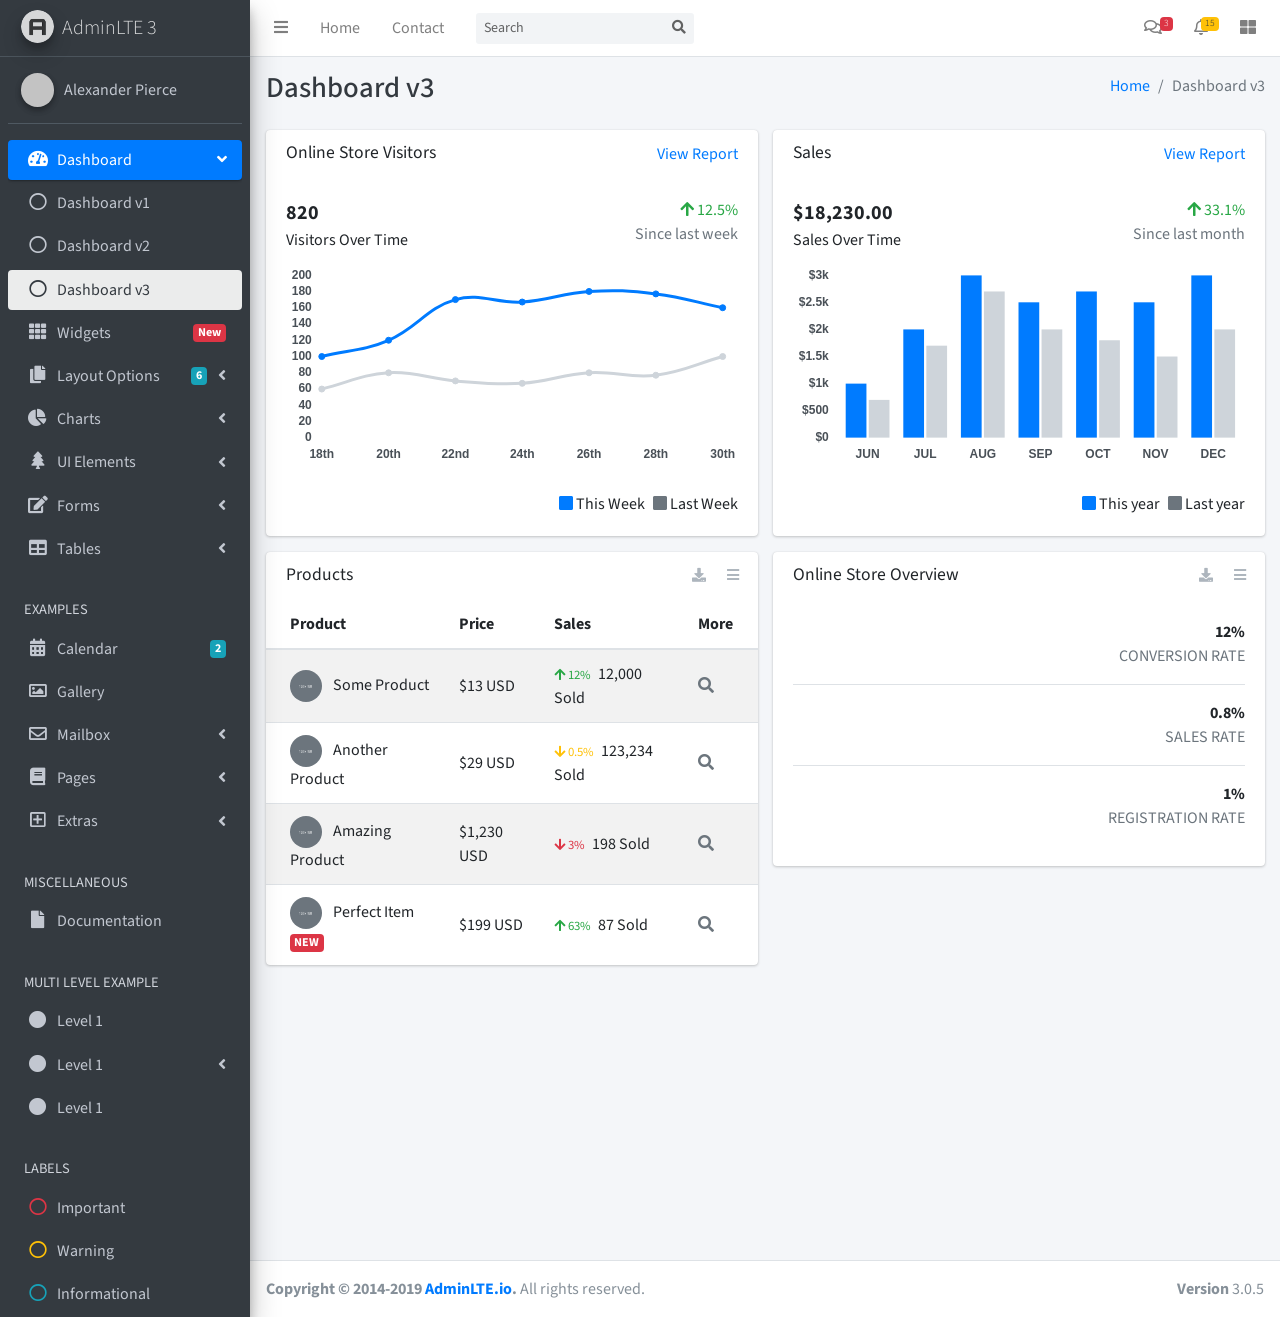
<file: src/main/webapp/resources/index3.html>
<!DOCTYPE html>
<html lang="en">
<head>
  <meta charset="utf-8">
  <meta name="viewport" content="width=device-width, initial-scale=1">
  <meta http-equiv="x-ua-compatible" content="ie=edge">

  <title>AdminLTE 3 | Dashboard 3</title>

  <!-- Font Awesome Icons -->
  <link rel="stylesheet" href="plugins/fontawesome-free/css/all.min.css">
  <!-- IonIcons -->
  <link rel="stylesheet" href="http://code.ionicframework.com/ionicons/2.0.1/css/ionicons.min.css">
  <!-- Theme style -->
  <link rel="stylesheet" href="dist/css/adminlte.min.css">
  <!-- Google Font: Source Sans Pro -->
  <link href="https://fonts.googleapis.com/css?family=Source+Sans+Pro:300,400,400i,700" rel="stylesheet">
</head>
<!--
BODY TAG OPTIONS:
=================
Apply one or more of the following classes to to the body tag
to get the desired effect
|---------------------------------------------------------|
|LAYOUT OPTIONS | sidebar-collapse                        |
|               | sidebar-mini                            |
|---------------------------------------------------------|
-->
<body class="hold-transition sidebar-mini">
<div class="wrapper">
  <!-- Navbar -->
  <nav class="main-header navbar navbar-expand navbar-white navbar-light">
    <!-- Left navbar links -->
    <ul class="navbar-nav">
      <li class="nav-item">
        <a class="nav-link" data-widget="pushmenu" href="#" role="button"><i class="fas fa-bars"></i></a>
      </li>
      <li class="nav-item d-none d-sm-inline-block">
        <a href="index3.html" class="nav-link">Home</a>
      </li>
      <li class="nav-item d-none d-sm-inline-block">
        <a href="#" class="nav-link">Contact</a>
      </li>
    </ul>

    <!-- SEARCH FORM -->
    <form class="form-inline ml-3">
      <div class="input-group input-group-sm">
        <input class="form-control form-control-navbar" type="search" placeholder="Search" aria-label="Search">
        <div class="input-group-append">
          <button class="btn btn-navbar" type="submit">
            <i class="fas fa-search"></i>
          </button>
        </div>
      </div>
    </form>

    <!-- Right navbar links -->
    <ul class="navbar-nav ml-auto">
      <!-- Messages Dropdown Menu -->
      <li class="nav-item dropdown">
        <a class="nav-link" data-toggle="dropdown" href="#">
          <i class="far fa-comments"></i>
          <span class="badge badge-danger navbar-badge">3</span>
        </a>
        <div class="dropdown-menu dropdown-menu-lg dropdown-menu-right">
          <a href="#" class="dropdown-item">
            <!-- Message Start -->
            <div class="media">
              <img src="dist/img/user1-128x128.jpg" alt="User Avatar" class="img-size-50 mr-3 img-circle">
              <div class="media-body">
                <h3 class="dropdown-item-title">
                  Brad Diesel
                  <span class="float-right text-sm text-danger"><i class="fas fa-star"></i></span>
                </h3>
                <p class="text-sm">Call me whenever you can...</p>
                <p class="text-sm text-muted"><i class="far fa-clock mr-1"></i> 4 Hours Ago</p>
              </div>
            </div>
            <!-- Message End -->
          </a>
          <div class="dropdown-divider"></div>
          <a href="#" class="dropdown-item">
            <!-- Message Start -->
            <div class="media">
              <img src="dist/img/user8-128x128.jpg" alt="User Avatar" class="img-size-50 img-circle mr-3">
              <div class="media-body">
                <h3 class="dropdown-item-title">
                  John Pierce
                  <span class="float-right text-sm text-muted"><i class="fas fa-star"></i></span>
                </h3>
                <p class="text-sm">I got your message bro</p>
                <p class="text-sm text-muted"><i class="far fa-clock mr-1"></i> 4 Hours Ago</p>
              </div>
            </div>
            <!-- Message End -->
          </a>
          <div class="dropdown-divider"></div>
          <a href="#" class="dropdown-item">
            <!-- Message Start -->
            <div class="media">
              <img src="dist/img/user3-128x128.jpg" alt="User Avatar" class="img-size-50 img-circle mr-3">
              <div class="media-body">
                <h3 class="dropdown-item-title">
                  Nora Silvester
                  <span class="float-right text-sm text-warning"><i class="fas fa-star"></i></span>
                </h3>
                <p class="text-sm">The subject goes here</p>
                <p class="text-sm text-muted"><i class="far fa-clock mr-1"></i> 4 Hours Ago</p>
              </div>
            </div>
            <!-- Message End -->
          </a>
          <div class="dropdown-divider"></div>
          <a href="#" class="dropdown-item dropdown-footer">See All Messages</a>
        </div>
      </li>
      <!-- Notifications Dropdown Menu -->
      <li class="nav-item dropdown">
        <a class="nav-link" data-toggle="dropdown" href="#">
          <i class="far fa-bell"></i>
          <span class="badge badge-warning navbar-badge">15</span>
        </a>
        <div class="dropdown-menu dropdown-menu-lg dropdown-menu-right">
          <span class="dropdown-item dropdown-header">15 Notifications</span>
          <div class="dropdown-divider"></div>
          <a href="#" class="dropdown-item">
            <i class="fas fa-envelope mr-2"></i> 4 new messages
            <span class="float-right text-muted text-sm">3 mins</span>
          </a>
          <div class="dropdown-divider"></div>
          <a href="#" class="dropdown-item">
            <i class="fas fa-users mr-2"></i> 8 friend requests
            <span class="float-right text-muted text-sm">12 hours</span>
          </a>
          <div class="dropdown-divider"></div>
          <a href="#" class="dropdown-item">
            <i class="fas fa-file mr-2"></i> 3 new reports
            <span class="float-right text-muted text-sm">2 days</span>
          </a>
          <div class="dropdown-divider"></div>
          <a href="#" class="dropdown-item dropdown-footer">See All Notifications</a>
        </div>
      </li>
      <li class="nav-item">
        <a class="nav-link" data-widget="control-sidebar" data-slide="true" href="#" role="button"><i
            class="fas fa-th-large"></i></a>
      </li>
    </ul>
  </nav>
  <!-- /.navbar -->

  <!-- Main Sidebar Container -->
  <aside class="main-sidebar sidebar-dark-primary elevation-4">
    <!-- Brand Logo -->
    <a href="index3.html" class="brand-link">
      <img src="dist/img/AdminLTELogo.png" alt="AdminLTE Logo" class="brand-image img-circle elevation-3"
           style="opacity: .8">
      <span class="brand-text font-weight-light">AdminLTE 3</span>
    </a>

    <!-- Sidebar -->
    <div class="sidebar">
      <!-- Sidebar user panel (optional) -->
      <div class="user-panel mt-3 pb-3 mb-3 d-flex">
        <div class="image">
          <img src="dist/img/user2-160x160.jpg" class="img-circle elevation-2" alt="User Image">
        </div>
        <div class="info">
          <a href="#" class="d-block">Alexander Pierce</a>
        </div>
      </div>

      <!-- Sidebar Menu -->
      <nav class="mt-2">
        <ul class="nav nav-pills nav-sidebar flex-column" data-widget="treeview" role="menu" data-accordion="false">
          <!-- Add icons to the links using the .nav-icon class
               with font-awesome or any other icon font library -->
          <li class="nav-item has-treeview menu-open">
            <a href="#" class="nav-link active">
              <i class="nav-icon fas fa-tachometer-alt"></i>
              <p>
                Dashboard
                <i class="right fas fa-angle-left"></i>
              </p>
            </a>
            <ul class="nav nav-treeview">
              <li class="nav-item">
                <a href="./index.html" class="nav-link">
                  <i class="far fa-circle nav-icon"></i>
                  <p>Dashboard v1</p>
                </a>
              </li>
              <li class="nav-item">
                <a href="./index2.html" class="nav-link">
                  <i class="far fa-circle nav-icon"></i>
                  <p>Dashboard v2</p>
                </a>
              </li>
              <li class="nav-item">
                <a href="./index3.html" class="nav-link active">
                  <i class="far fa-circle nav-icon"></i>
                  <p>Dashboard v3</p>
                </a>
              </li>
            </ul>
          </li>
          <li class="nav-item">
            <a href="pages/widgets.html" class="nav-link">
              <i class="nav-icon fas fa-th"></i>
              <p>
                Widgets
                <span class="right badge badge-danger">New</span>
              </p>
            </a>
          </li>
          <li class="nav-item has-treeview">
            <a href="#" class="nav-link">
              <i class="nav-icon fas fa-copy"></i>
              <p>
                Layout Options
                <i class="fas fa-angle-left right"></i>
                <span class="badge badge-info right">6</span>
              </p>
            </a>
            <ul class="nav nav-treeview">
              <li class="nav-item">
                <a href="pages/layout/top-nav.html" class="nav-link">
                  <i class="far fa-circle nav-icon"></i>
                  <p>Top Navigation</p>
                </a>
              </li>
              <li class="nav-item">
                <a href="pages/layout/top-nav-sidebar.html" class="nav-link">
                  <i class="far fa-circle nav-icon"></i>
                  <p>Top Navigation + Sidebar</p>
                </a>
              </li>
              <li class="nav-item">
                <a href="pages/layout/boxed.html" class="nav-link">
                  <i class="far fa-circle nav-icon"></i>
                  <p>Boxed</p>
                </a>
              </li>
              <li class="nav-item">
                <a href="pages/layout/fixed-sidebar.html" class="nav-link">
                  <i class="far fa-circle nav-icon"></i>
                  <p>Fixed Sidebar</p>
                </a>
              </li>
              <li class="nav-item">
                <a href="pages/layout/fixed-topnav.html" class="nav-link">
                  <i class="far fa-circle nav-icon"></i>
                  <p>Fixed Navbar</p>
                </a>
              </li>
              <li class="nav-item">
                <a href="pages/layout/fixed-footer.html" class="nav-link">
                  <i class="far fa-circle nav-icon"></i>
                  <p>Fixed Footer</p>
                </a>
              </li>
              <li class="nav-item">
                <a href="pages/layout/collapsed-sidebar.html" class="nav-link">
                  <i class="far fa-circle nav-icon"></i>
                  <p>Collapsed Sidebar</p>
                </a>
              </li>
            </ul>
          </li>
          <li class="nav-item has-treeview">
            <a href="#" class="nav-link">
              <i class="nav-icon fas fa-chart-pie"></i>
              <p>
                Charts
                <i class="right fas fa-angle-left"></i>
              </p>
            </a>
            <ul class="nav nav-treeview">
              <li class="nav-item">
                <a href="pages/charts/chartjs.html" class="nav-link">
                  <i class="far fa-circle nav-icon"></i>
                  <p>ChartJS</p>
                </a>
              </li>
              <li class="nav-item">
                <a href="pages/charts/flot.html" class="nav-link">
                  <i class="far fa-circle nav-icon"></i>
                  <p>Flot</p>
                </a>
              </li>
              <li class="nav-item">
                <a href="pages/charts/inline.html" class="nav-link">
                  <i class="far fa-circle nav-icon"></i>
                  <p>Inline</p>
                </a>
              </li>
            </ul>
          </li>
          <li class="nav-item has-treeview">
            <a href="#" class="nav-link">
              <i class="nav-icon fas fa-tree"></i>
              <p>
                UI Elements
                <i class="fas fa-angle-left right"></i>
              </p>
            </a>
            <ul class="nav nav-treeview">
              <li class="nav-item">
                <a href="pages/UI/general.html" class="nav-link">
                  <i class="far fa-circle nav-icon"></i>
                  <p>General</p>
                </a>
              </li>
              <li class="nav-item">
                <a href="pages/UI/icons.html" class="nav-link">
                  <i class="far fa-circle nav-icon"></i>
                  <p>Icons</p>
                </a>
              </li>
              <li class="nav-item">
                <a href="pages/UI/buttons.html" class="nav-link">
                  <i class="far fa-circle nav-icon"></i>
                  <p>Buttons</p>
                </a>
              </li>
              <li class="nav-item">
                <a href="pages/UI/sliders.html" class="nav-link">
                  <i class="far fa-circle nav-icon"></i>
                  <p>Sliders</p>
                </a>
              </li>
              <li class="nav-item">
                <a href="pages/UI/modals.html" class="nav-link">
                  <i class="far fa-circle nav-icon"></i>
                  <p>Modals & Alerts</p>
                </a>
              </li>
              <li class="nav-item">
                <a href="pages/UI/navbar.html" class="nav-link">
                  <i class="far fa-circle nav-icon"></i>
                  <p>Navbar & Tabs</p>
                </a>
              </li>
              <li class="nav-item">
                <a href="pages/UI/timeline.html" class="nav-link">
                  <i class="far fa-circle nav-icon"></i>
                  <p>Timeline</p>
                </a>
              </li>
              <li class="nav-item">
                <a href="pages/UI/ribbons.html" class="nav-link">
                  <i class="far fa-circle nav-icon"></i>
                  <p>Ribbons</p>
                </a>
              </li>
            </ul>
          </li>
          <li class="nav-item has-treeview">
            <a href="#" class="nav-link">
              <i class="nav-icon fas fa-edit"></i>
              <p>
                Forms
                <i class="fas fa-angle-left right"></i>
              </p>
            </a>
            <ul class="nav nav-treeview">
              <li class="nav-item">
                <a href="pages/forms/general.html" class="nav-link">
                  <i class="far fa-circle nav-icon"></i>
                  <p>General Elements</p>
                </a>
              </li>
              <li class="nav-item">
                <a href="pages/forms/advanced.html" class="nav-link">
                  <i class="far fa-circle nav-icon"></i>
                  <p>Advanced Elements</p>
                </a>
              </li>
              <li class="nav-item">
                <a href="pages/forms/editors.html" class="nav-link">
                  <i class="far fa-circle nav-icon"></i>
                  <p>Editors</p>
                </a>
              </li>
              <li class="nav-item">
                <a href="pages/forms/validation.html" class="nav-link">
                  <i class="far fa-circle nav-icon"></i>
                  <p>Validation</p>
                </a>
              </li>
            </ul>
          </li>
          <li class="nav-item has-treeview">
            <a href="#" class="nav-link">
              <i class="nav-icon fas fa-table"></i>
              <p>
                Tables
                <i class="fas fa-angle-left right"></i>
              </p>
            </a>
            <ul class="nav nav-treeview">
              <li class="nav-item">
                <a href="pages/tables/simple.html" class="nav-link">
                  <i class="far fa-circle nav-icon"></i>
                  <p>Simple Tables</p>
                </a>
              </li>
              <li class="nav-item">
                <a href="pages/tables/data.html" class="nav-link">
                  <i class="far fa-circle nav-icon"></i>
                  <p>DataTables</p>
                </a>
              </li>
              <li class="nav-item">
                <a href="pages/tables/jsgrid.html" class="nav-link">
                  <i class="far fa-circle nav-icon"></i>
                  <p>jsGrid</p>
                </a>
              </li>
            </ul>
          </li>
          <li class="nav-header">EXAMPLES</li>
          <li class="nav-item">
            <a href="pages/calendar.html" class="nav-link">
              <i class="nav-icon fas fa-calendar-alt"></i>
              <p>
                Calendar
                <span class="badge badge-info right">2</span>
              </p>
            </a>
          </li>
          <li class="nav-item">
            <a href="pages/gallery.html" class="nav-link">
              <i class="nav-icon far fa-image"></i>
              <p>
                Gallery
              </p>
            </a>
          </li>
          <li class="nav-item has-treeview">
            <a href="#" class="nav-link">
              <i class="nav-icon far fa-envelope"></i>
              <p>
                Mailbox
                <i class="fas fa-angle-left right"></i>
              </p>
            </a>
            <ul class="nav nav-treeview">
              <li class="nav-item">
                <a href="pages/mailbox/mailbox.html" class="nav-link">
                  <i class="far fa-circle nav-icon"></i>
                  <p>Inbox</p>
                </a>
              </li>
              <li class="nav-item">
                <a href="pages/mailbox/compose.html" class="nav-link">
                  <i class="far fa-circle nav-icon"></i>
                  <p>Compose</p>
                </a>
              </li>
              <li class="nav-item">
                <a href="pages/mailbox/read-mail.html" class="nav-link">
                  <i class="far fa-circle nav-icon"></i>
                  <p>Read</p>
                </a>
              </li>
            </ul>
          </li>
          <li class="nav-item has-treeview">
            <a href="#" class="nav-link">
              <i class="nav-icon fas fa-book"></i>
              <p>
                Pages
                <i class="fas fa-angle-left right"></i>
              </p>
            </a>
            <ul class="nav nav-treeview">
              <li class="nav-item">
                <a href="pages/examples/invoice.html" class="nav-link">
                  <i class="far fa-circle nav-icon"></i>
                  <p>Invoice</p>
                </a>
              </li>
              <li class="nav-item">
                <a href="pages/examples/profile.html" class="nav-link">
                  <i class="far fa-circle nav-icon"></i>
                  <p>Profile</p>
                </a>
              </li>
              <li class="nav-item">
                <a href="pages/examples/e-commerce.html" class="nav-link">
                  <i class="far fa-circle nav-icon"></i>
                  <p>E-commerce</p>
                </a>
              </li>
              <li class="nav-item">
                <a href="pages/examples/projects.html" class="nav-link">
                  <i class="far fa-circle nav-icon"></i>
                  <p>Projects</p>
                </a>
              </li>
              <li class="nav-item">
                <a href="pages/examples/project-add.html" class="nav-link">
                  <i class="far fa-circle nav-icon"></i>
                  <p>Project Add</p>
                </a>
              </li>
              <li class="nav-item">
                <a href="pages/examples/project-edit.html" class="nav-link">
                  <i class="far fa-circle nav-icon"></i>
                  <p>Project Edit</p>
                </a>
              </li>
              <li class="nav-item">
                <a href="pages/examples/project-detail.html" class="nav-link">
                  <i class="far fa-circle nav-icon"></i>
                  <p>Project Detail</p>
                </a>
              </li>
              <li class="nav-item">
                <a href="pages/examples/contacts.html" class="nav-link">
                  <i class="far fa-circle nav-icon"></i>
                  <p>Contacts</p>
                </a>
              </li>
            </ul>
          </li>
          <li class="nav-item has-treeview">
            <a href="#" class="nav-link">
              <i class="nav-icon far fa-plus-square"></i>
              <p>
                Extras
                <i class="fas fa-angle-left right"></i>
              </p>
            </a>
            <ul class="nav nav-treeview">
              <li class="nav-item">
                <a href="pages/examples/login.html" class="nav-link">
                  <i class="far fa-circle nav-icon"></i>
                  <p>Login</p>
                </a>
              </li>
              <li class="nav-item">
                <a href="pages/examples/register.html" class="nav-link">
                  <i class="far fa-circle nav-icon"></i>
                  <p>Register</p>
                </a>
              </li>
              <li class="nav-item">
                <a href="pages/examples/forgot-password.html" class="nav-link">
                  <i class="far fa-circle nav-icon"></i>
                  <p>Forgot Password</p>
                </a>
              </li>
              <li class="nav-item">
                <a href="pages/examples/recover-password.html" class="nav-link">
                  <i class="far fa-circle nav-icon"></i>
                  <p>Recover Password</p>
                </a>
              </li>
              <li class="nav-item">
                <a href="pages/examples/lockscreen.html" class="nav-link">
                  <i class="far fa-circle nav-icon"></i>
                  <p>Lockscreen</p>
                </a>
              </li>
              <li class="nav-item">
                <a href="pages/examples/legacy-user-menu.html" class="nav-link">
                  <i class="far fa-circle nav-icon"></i>
                  <p>Legacy User Menu</p>
                </a>
              </li>
              <li class="nav-item">
                <a href="pages/examples/language-menu.html" class="nav-link">
                  <i class="far fa-circle nav-icon"></i>
                  <p>Language Menu</p>
                </a>
              </li>
              <li class="nav-item">
                <a href="pages/examples/404.html" class="nav-link">
                  <i class="far fa-circle nav-icon"></i>
                  <p>Error 404</p>
                </a>
              </li>
              <li class="nav-item">
                <a href="pages/examples/500.html" class="nav-link">
                  <i class="far fa-circle nav-icon"></i>
                  <p>Error 500</p>
                </a>
              </li>
              <li class="nav-item">
                <a href="pages/examples/pace.html" class="nav-link">
                  <i class="far fa-circle nav-icon"></i>
                  <p>Pace</p>
                </a>
              </li>
              <li class="nav-item">
                <a href="pages/examples/blank.html" class="nav-link">
                  <i class="far fa-circle nav-icon"></i>
                  <p>Blank Page</p>
                </a>
              </li>
              <li class="nav-item">
                <a href="starter.html" class="nav-link">
                  <i class="far fa-circle nav-icon"></i>
                  <p>Starter Page</p>
                </a>
              </li>
            </ul>
          </li>
          <li class="nav-header">MISCELLANEOUS</li>
          <li class="nav-item">
            <a href="https://adminlte.io/docs/3.0" class="nav-link">
              <i class="nav-icon fas fa-file"></i>
              <p>Documentation</p>
            </a>
          </li>
          <li class="nav-header">MULTI LEVEL EXAMPLE</li>
          <li class="nav-item">
            <a href="#" class="nav-link">
              <i class="fas fa-circle nav-icon"></i>
              <p>Level 1</p>
            </a>
          </li>
          <li class="nav-item has-treeview">
            <a href="#" class="nav-link">
              <i class="nav-icon fas fa-circle"></i>
              <p>
                Level 1
                <i class="right fas fa-angle-left"></i>
              </p>
            </a>
            <ul class="nav nav-treeview">
              <li class="nav-item">
                <a href="#" class="nav-link">
                  <i class="far fa-circle nav-icon"></i>
                  <p>Level 2</p>
                </a>
              </li>
              <li class="nav-item has-treeview">
                <a href="#" class="nav-link">
                  <i class="far fa-circle nav-icon"></i>
                  <p>
                    Level 2
                    <i class="right fas fa-angle-left"></i>
                  </p>
                </a>
                <ul class="nav nav-treeview">
                  <li class="nav-item">
                    <a href="#" class="nav-link">
                      <i class="far fa-dot-circle nav-icon"></i>
                      <p>Level 3</p>
                    </a>
                  </li>
                  <li class="nav-item">
                    <a href="#" class="nav-link">
                      <i class="far fa-dot-circle nav-icon"></i>
                      <p>Level 3</p>
                    </a>
                  </li>
                  <li class="nav-item">
                    <a href="#" class="nav-link">
                      <i class="far fa-dot-circle nav-icon"></i>
                      <p>Level 3</p>
                    </a>
                  </li>
                </ul>
              </li>
              <li class="nav-item">
                <a href="#" class="nav-link">
                  <i class="far fa-circle nav-icon"></i>
                  <p>Level 2</p>
                </a>
              </li>
            </ul>
          </li>
          <li class="nav-item">
            <a href="#" class="nav-link">
              <i class="fas fa-circle nav-icon"></i>
              <p>Level 1</p>
            </a>
          </li>
          <li class="nav-header">LABELS</li>
          <li class="nav-item">
            <a href="#" class="nav-link">
              <i class="nav-icon far fa-circle text-danger"></i>
              <p class="text">Important</p>
            </a>
          </li>
          <li class="nav-item">
            <a href="#" class="nav-link">
              <i class="nav-icon far fa-circle text-warning"></i>
              <p>Warning</p>
            </a>
          </li>
          <li class="nav-item">
            <a href="#" class="nav-link">
              <i class="nav-icon far fa-circle text-info"></i>
              <p>Informational</p>
            </a>
          </li>
        </ul>
      </nav>
      <!-- /.sidebar-menu -->
    </div>
    <!-- /.sidebar -->
  </aside>

  <!-- Content Wrapper. Contains page content -->
  <div class="content-wrapper">
    <!-- Content Header (Page header) -->
    <div class="content-header">
      <div class="container-fluid">
        <div class="row mb-2">
          <div class="col-sm-6">
            <h1 class="m-0 text-dark">Dashboard v3</h1>
          </div><!-- /.col -->
          <div class="col-sm-6">
            <ol class="breadcrumb float-sm-right">
              <li class="breadcrumb-item"><a href="#">Home</a></li>
              <li class="breadcrumb-item active">Dashboard v3</li>
            </ol>
          </div><!-- /.col -->
        </div><!-- /.row -->
      </div><!-- /.container-fluid -->
    </div>
    <!-- /.content-header -->

    <!-- Main content -->
    <div class="content">
      <div class="container-fluid">
        <div class="row">
          <div class="col-lg-6">
            <div class="card">
              <div class="card-header border-0">
                <div class="d-flex justify-content-between">
                  <h3 class="card-title">Online Store Visitors</h3>
                  <a href="javascript:void(0);">View Report</a>
                </div>
              </div>
              <div class="card-body">
                <div class="d-flex">
                  <p class="d-flex flex-column">
                    <span class="text-bold text-lg">820</span>
                    <span>Visitors Over Time</span>
                  </p>
                  <p class="ml-auto d-flex flex-column text-right">
                    <span class="text-success">
                      <i class="fas fa-arrow-up"></i> 12.5%
                    </span>
                    <span class="text-muted">Since last week</span>
                  </p>
                </div>
                <!-- /.d-flex -->

                <div class="position-relative mb-4">
                  <canvas id="visitors-chart" height="200"></canvas>
                </div>

                <div class="d-flex flex-row justify-content-end">
                  <span class="mr-2">
                    <i class="fas fa-square text-primary"></i> This Week
                  </span>

                  <span>
                    <i class="fas fa-square text-gray"></i> Last Week
                  </span>
                </div>
              </div>
            </div>
            <!-- /.card -->

            <div class="card">
              <div class="card-header border-0">
                <h3 class="card-title">Products</h3>
                <div class="card-tools">
                  <a href="#" class="btn btn-tool btn-sm">
                    <i class="fas fa-download"></i>
                  </a>
                  <a href="#" class="btn btn-tool btn-sm">
                    <i class="fas fa-bars"></i>
                  </a>
                </div>
              </div>
              <div class="card-body table-responsive p-0">
                <table class="table table-striped table-valign-middle">
                  <thead>
                  <tr>
                    <th>Product</th>
                    <th>Price</th>
                    <th>Sales</th>
                    <th>More</th>
                  </tr>
                  </thead>
                  <tbody>
                  <tr>
                    <td>
                      <img src="dist/img/default-150x150.png" alt="Product 1" class="img-circle img-size-32 mr-2">
                      Some Product
                    </td>
                    <td>$13 USD</td>
                    <td>
                      <small class="text-success mr-1">
                        <i class="fas fa-arrow-up"></i>
                        12%
                      </small>
                      12,000 Sold
                    </td>
                    <td>
                      <a href="#" class="text-muted">
                        <i class="fas fa-search"></i>
                      </a>
                    </td>
                  </tr>
                  <tr>
                    <td>
                      <img src="dist/img/default-150x150.png" alt="Product 1" class="img-circle img-size-32 mr-2">
                      Another Product
                    </td>
                    <td>$29 USD</td>
                    <td>
                      <small class="text-warning mr-1">
                        <i class="fas fa-arrow-down"></i>
                        0.5%
                      </small>
                      123,234 Sold
                    </td>
                    <td>
                      <a href="#" class="text-muted">
                        <i class="fas fa-search"></i>
                      </a>
                    </td>
                  </tr>
                  <tr>
                    <td>
                      <img src="dist/img/default-150x150.png" alt="Product 1" class="img-circle img-size-32 mr-2">
                      Amazing Product
                    </td>
                    <td>$1,230 USD</td>
                    <td>
                      <small class="text-danger mr-1">
                        <i class="fas fa-arrow-down"></i>
                        3%
                      </small>
                      198 Sold
                    </td>
                    <td>
                      <a href="#" class="text-muted">
                        <i class="fas fa-search"></i>
                      </a>
                    </td>
                  </tr>
                  <tr>
                    <td>
                      <img src="dist/img/default-150x150.png" alt="Product 1" class="img-circle img-size-32 mr-2">
                      Perfect Item
                      <span class="badge bg-danger">NEW</span>
                    </td>
                    <td>$199 USD</td>
                    <td>
                      <small class="text-success mr-1">
                        <i class="fas fa-arrow-up"></i>
                        63%
                      </small>
                      87 Sold
                    </td>
                    <td>
                      <a href="#" class="text-muted">
                        <i class="fas fa-search"></i>
                      </a>
                    </td>
                  </tr>
                  </tbody>
                </table>
              </div>
            </div>
            <!-- /.card -->
          </div>
          <!-- /.col-md-6 -->
          <div class="col-lg-6">
            <div class="card">
              <div class="card-header border-0">
                <div class="d-flex justify-content-between">
                  <h3 class="card-title">Sales</h3>
                  <a href="javascript:void(0);">View Report</a>
                </div>
              </div>
              <div class="card-body">
                <div class="d-flex">
                  <p class="d-flex flex-column">
                    <span class="text-bold text-lg">$18,230.00</span>
                    <span>Sales Over Time</span>
                  </p>
                  <p class="ml-auto d-flex flex-column text-right">
                    <span class="text-success">
                      <i class="fas fa-arrow-up"></i> 33.1%
                    </span>
                    <span class="text-muted">Since last month</span>
                  </p>
                </div>
                <!-- /.d-flex -->

                <div class="position-relative mb-4">
                  <canvas id="sales-chart" height="200"></canvas>
                </div>

                <div class="d-flex flex-row justify-content-end">
                  <span class="mr-2">
                    <i class="fas fa-square text-primary"></i> This year
                  </span>

                  <span>
                    <i class="fas fa-square text-gray"></i> Last year
                  </span>
                </div>
              </div>
            </div>
            <!-- /.card -->

            <div class="card">
              <div class="card-header border-0">
                <h3 class="card-title">Online Store Overview</h3>
                <div class="card-tools">
                  <a href="#" class="btn btn-sm btn-tool">
                    <i class="fas fa-download"></i>
                  </a>
                  <a href="#" class="btn btn-sm btn-tool">
                    <i class="fas fa-bars"></i>
                  </a>
                </div>
              </div>
              <div class="card-body">
                <div class="d-flex justify-content-between align-items-center border-bottom mb-3">
                  <p class="text-success text-xl">
                    <i class="ion ion-ios-refresh-empty"></i>
                  </p>
                  <p class="d-flex flex-column text-right">
                    <span class="font-weight-bold">
                      <i class="ion ion-android-arrow-up text-success"></i> 12%
                    </span>
                    <span class="text-muted">CONVERSION RATE</span>
                  </p>
                </div>
                <!-- /.d-flex -->
                <div class="d-flex justify-content-between align-items-center border-bottom mb-3">
                  <p class="text-warning text-xl">
                    <i class="ion ion-ios-cart-outline"></i>
                  </p>
                  <p class="d-flex flex-column text-right">
                    <span class="font-weight-bold">
                      <i class="ion ion-android-arrow-up text-warning"></i> 0.8%
                    </span>
                    <span class="text-muted">SALES RATE</span>
                  </p>
                </div>
                <!-- /.d-flex -->
                <div class="d-flex justify-content-between align-items-center mb-0">
                  <p class="text-danger text-xl">
                    <i class="ion ion-ios-people-outline"></i>
                  </p>
                  <p class="d-flex flex-column text-right">
                    <span class="font-weight-bold">
                      <i class="ion ion-android-arrow-down text-danger"></i> 1%
                    </span>
                    <span class="text-muted">REGISTRATION RATE</span>
                  </p>
                </div>
                <!-- /.d-flex -->
              </div>
            </div>
          </div>
          <!-- /.col-md-6 -->
        </div>
        <!-- /.row -->
      </div>
      <!-- /.container-fluid -->
    </div>
    <!-- /.content -->
  </div>
  <!-- /.content-wrapper -->

  <!-- Control Sidebar -->
  <aside class="control-sidebar control-sidebar-dark">
    <!-- Control sidebar content goes here -->
  </aside>
  <!-- /.control-sidebar -->

  <!-- Main Footer -->
  <footer class="main-footer">
    <strong>Copyright &copy; 2014-2019 <a href="http://adminlte.io">AdminLTE.io</a>.</strong>
    All rights reserved.
    <div class="float-right d-none d-sm-inline-block">
      <b>Version</b> 3.0.5
    </div>
  </footer>
</div>
<!-- ./wrapper -->

<!-- REQUIRED SCRIPTS -->

<!-- jQuery -->
<script src="plugins/jquery/jquery.min.js"></script>
<!-- Bootstrap -->
<script src="plugins/bootstrap/js/bootstrap.bundle.min.js"></script>
<!-- AdminLTE -->
<script src="dist/js/adminlte.js"></script>

<!-- OPTIONAL SCRIPTS -->
<script src="plugins/chart.js/Chart.min.js"></script>
<script src="dist/js/demo.js"></script>
<script src="dist/js/pages/dashboard3.js"></script>
</body>
</html>
</file>
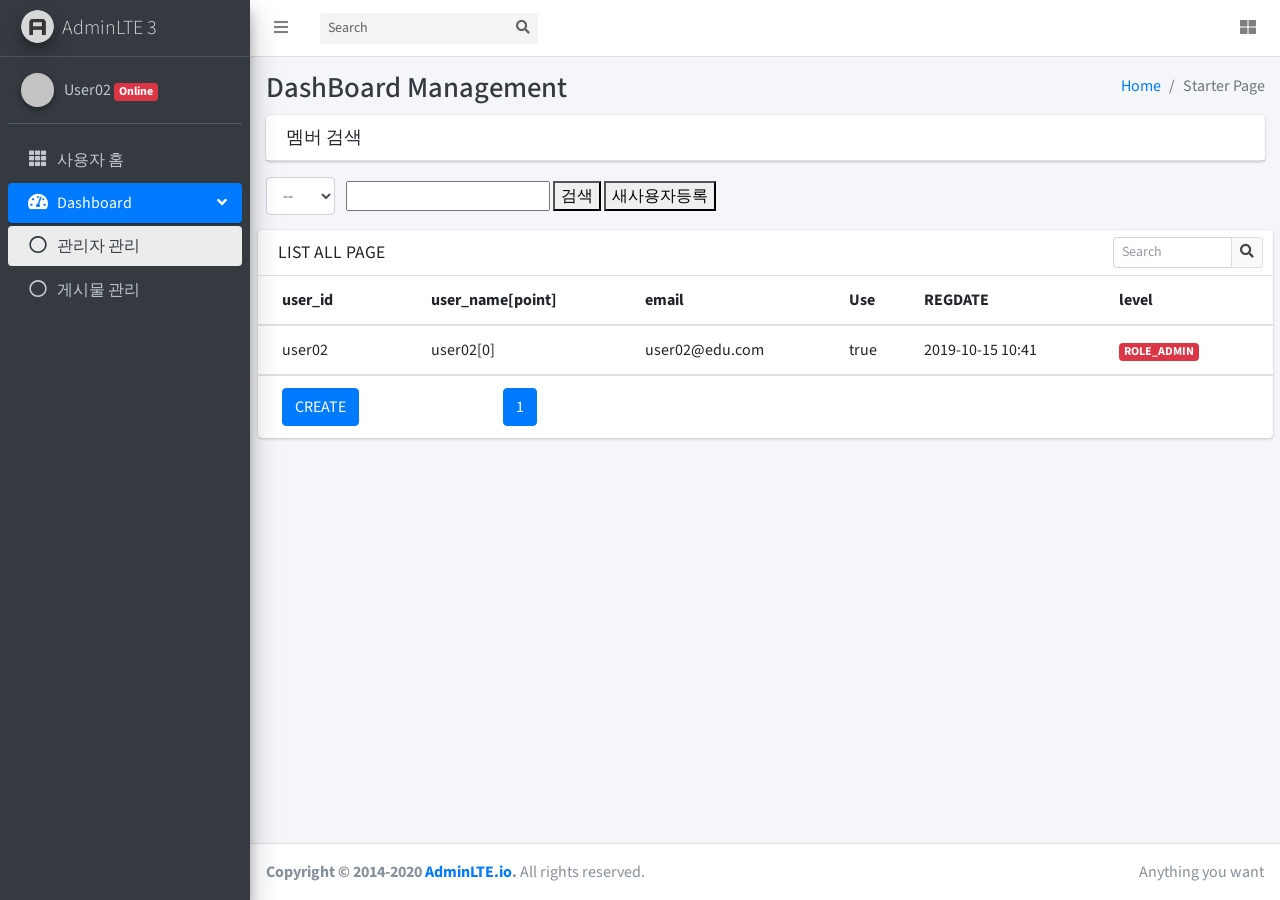
<file: src/main/webapp/resources/member_list.html>
<!DOCTYPE html>
<html lang="ko">
<head>
  <meta charset="utf-8">
  <meta name="viewport" content="width=device-width, initial-scale=1">
  <meta http-equiv="x-ua-compatible" content="ie=edge">

  <title>AdminLTE 3 | 관리자화면</title>

  <!-- Font Awesome Icons -->
  <link rel="stylesheet" href="plugins/fontawesome-free/css/all.min.css">
  <!-- Theme style -->
  <link rel="stylesheet" href="dist/css/adminlte.min.css">
  <!-- Google Font: Source Sans Pro -->
  <link rel="stylesheet" href="https://fonts.googleapis.com/css?family=Source+Sans+Pro:300,400,400i,700&display=fallback">
</head>
<body class="hold-transition sidebar-mini">
<div class="wrapper">

  <!-- Navbar -->
  <nav class="main-header navbar navbar-expand navbar-white navbar-light">
    <!-- Left navbar links -->
    <ul class="navbar-nav">
      <li class="nav-item">
        <a class="nav-link" data-widget="pushmenu" href="#" role="button"><i class="fas fa-bars"></i></a>
      </li>
    </ul>

    <!-- SEARCH FORM -->
    <form class="form-inline ml-3">
      <div class="input-group input-group-sm">
        <input class="form-control form-control-navbar" type="search" placeholder="Search" aria-label="Search">
        <div class="input-group-append">
          <button class="btn btn-navbar" type="submit">
            <i class="fas fa-search"></i>
          </button>
        </div>
      </div>
    </form>

    <!-- Right navbar links -->
    <ul class="navbar-nav ml-auto">
      <li class="nav-item">
        <a class="nav-link" data-widget="control-sidebar" data-slide="true" href="#" role="button"><i
            class="fas fa-th-large"></i></a>
      </li>
    </ul>
  </nav>
  <!-- /.navbar -->

  <!-- Main Sidebar Container -->
  <aside class="main-sidebar sidebar-dark-primary elevation-4">
    <!-- Brand Logo -->
    <a href="index3.html" class="brand-link">
      <img src="dist/img/AdminLTELogo.png" alt="AdminLTE Logo" class="brand-image img-circle elevation-3"
           style="opacity: .8">
      <span class="brand-text font-weight-light">AdminLTE 3</span>
    </a>

    <!-- Sidebar -->
    <div class="sidebar">
      <!-- Sidebar user panel (optional) -->
      <div class="user-panel mt-3 pb-3 mb-3 d-flex">
        <div class="image">
          <img src="dist/img/user2-160x160.jpg" class="img-circle elevation-2" alt="User Image">
        </div>
        <div class="info">
          <a href="#" class="d-block">User02
           <span class="right badge badge-danger">Online</span>
           </a>
        </div>
      </div>

      <!-- Sidebar Menu -->
      <nav class="mt-2">
        <ul class="nav nav-pills nav-sidebar flex-column" data-widget="treeview" role="menu" data-accordion="false">
          <li class="nav-item">
            <a href="#" class="nav-link">
              <i class="nav-icon fas fa-th"></i>
              <p>사용자 홈</p>
            </a>
          </li>
          <li class="nav-item has-treeview menu-open">
            <a href="#" class="nav-link active">
              <i class="nav-icon fas fa-tachometer-alt"></i>
              <p>Dashboard
                <i class="right fas fa-angle-left"></i>
              </p>
            </a>
            <ul class="nav nav-treeview">
              <li class="nav-item">
                <a href="#" class="nav-link active">
                  <i class="far fa-circle nav-icon"></i>
                  <p>관리자 관리</p>
                </a>
              </li>
              <li class="nav-item">
                <a href="#" class="nav-link">
                  <i class="far fa-circle nav-icon"></i>
                  <p>게시물 관리</p>
                </a>
              </li>
            </ul>
          </li>
        </ul>
      </nav>
      <!-- /.sidebar-menu -->
    </div>
    <!-- /.sidebar -->
  </aside>

  <!-- Content Wrapper. Contains page content -->
  <div class="content-wrapper">
    <!-- Content Header (Page header) -->
    <div class="content-header">
      <div class="container-fluid">
        <div class="row mb-2">
          <div class="col-sm-6">
            <h1 class="m-0 text-dark">DashBoard Management</h1>
          </div><!-- /.col -->
          <div class="col-sm-6">
            <ol class="breadcrumb float-sm-right">
              <li class="breadcrumb-item"><a href="#">Home</a></li>
              <li class="breadcrumb-item active">Starter Page</li>
            </ol>
          </div><!-- /.col -->
        </div><!-- /.row -->
      </div><!-- /.container-fluid -->
    
     <div class="col-12">
            <div class="card">
              <div class="card-header">
                <h3 class="card-title">멤버 검색</h3>
                </div>
                </div>
                </div>
                <div class="col-1" style="display:inline-block" >
                        <select class="form-control">
                          <option>--</option>
                        </select>
                        </div>
                        <div class="search" style="display:inline">
     <input type="text" placeholder="">
<div class="button" style="display:inline">
     <button>검색</button>
</div>
<div class="button" style="display:inline">
     <button>새사용자등록</button>
     </div>
                        </div>
    
</div>
    
    
    
        <div class="col-12">
            <div class="card">
              <div class="card-header">
                <h3 class="card-title">LIST ALL PAGE</h3>

                <div class="card-tools">
                  <div class="input-group input-group-sm" style="width: 150px;">
                    <input type="text" name="table_search" class="form-control float-right" placeholder="Search">

                    <div class="input-group-append">
                      <button type="submit" class="btn btn-default"><i class="fas fa-search"></i></button>
                    </div>
                  </div>
                </div>
              </div>
              <!-- /.card-header -->
              <div class="card-body table-responsive p-0">
                <table class="table table-hover text-nowrap">
                  <thead>
                    <tr>
                      <th>user_id</th>
                      <th>user_name[point]</th>
                      <th>email</th>
                      <th>Use</th>
                      <th>REGDATE</th>
                      <th>level</th>
                    </tr>
                  </thead>
                  <tbody>
                    <tr>
                      <td>user02</td>
                      <td>user02[0]</td>
                      <td>user02@edu.com</td>
                      <td><span class="tag tag-success">true</span></td>
                      <td>2019-10-15 10:41</td>
                      <td><small class="badge badge-danger">ROLE_ADMIN</small></td>
                    </tr>
                  </tbody>
            <td> <button type="submit" class="btn btn-primary">CREATE</button>
               </td>
           <td>
              <nav aria-label="Contacts Page Navigation">
            <ul class="pagination justify-content-center m-0">
              <li class="page-item active"><a class="page-link" href="#">1</a></li>
            </ul>
          </nav>
               </td>
                </table>
              </div>
              <!-- /.card-body -->
            </div>
            <!-- /.card -->
          </div>
 
    
    </div>
    <!-- /.content-header -->

  <!-- Main content -->  
	<div class="content">
	
	</div>
	<!-- .content  -->

  <!-- Control Sidebar -->
  <aside class="control-sidebar control-sidebar-dark">
    <!-- Control sidebar content goes here -->
    <div class="p-3">
      <h5>Title</h5>
      <p>Sidebar content</p>
      <button type="button" class="btn btn-primary btn-lg btn-block">로그아웃</button>
    </div>
  </aside>
  <!-- /.control-sidebar -->

  <!-- Main Footer -->
  <footer class="main-footer">
    <!-- To the right -->
    <div class="float-right d-none d-sm-inline">
      Anything you want
    </div>
    <!-- Default to the left -->
    <strong>Copyright &copy; 2014-2020 <a href="https://adminlte.io">AdminLTE.io</a>.</strong> All rights reserved.
  </footer>
</div>
<!-- ./wrapper -->

<!-- REQUIRED SCRIPTS -->

<!-- jQuery -->
<script src="plugins/jquery/jquery.min.js"></script>
<!-- Bootstrap 4 -->
<script src="plugins/bootstrap/js/bootstrap.bundle.min.js"></script>
<!-- AdminLTE App -->
<script src="dist/js/adminlte.min.js"></script>

</body>
</html>
</file>
<file: src/main/webapp/resources/plugins/daterangepicker/daterangepicker.css>
.daterangepicker {
  position: absolute;
  color: inherit;
  background-color: #fff;
  border-radius: 4px;
  border: 1px solid #ddd;
  width: 278px;
  max-width: none;
  padding: 0;
  margin-top: 7px;
  top: 100px;
  left: 20px;
  z-index: 3001;
  display: none;
  font-family: arial;
  font-size: 15px;
  line-height: 1em;
}

.daterangepicker:before, .daterangepicker:after {
  position: absolute;
  display: inline-block;
  border-bottom-color: rgba(0, 0, 0, 0.2);
  content: '';
}

.daterangepicker:before {
  top: -7px;
  border-right: 7px solid transparent;
  border-left: 7px solid transparent;
  border-bottom: 7px solid #ccc;
}

.daterangepicker:after {
  top: -6px;
  border-right: 6px solid transparent;
  border-bottom: 6px solid #fff;
  border-left: 6px solid transparent;
}

.daterangepicker.opensleft:before {
  right: 9px;
}

.daterangepicker.opensleft:after {
  right: 10px;
}

.daterangepicker.openscenter:before {
  left: 0;
  right: 0;
  width: 0;
  margin-left: auto;
  margin-right: auto;
}

.daterangepicker.openscenter:after {
  left: 0;
  right: 0;
  width: 0;
  margin-left: auto;
  margin-right: auto;
}

.daterangepicker.opensright:before {
  left: 9px;
}

.daterangepicker.opensright:after {
  left: 10px;
}

.daterangepicker.drop-up {
  margin-top: -7px;
}

.daterangepicker.drop-up:before {
  top: initial;
  bottom: -7px;
  border-bottom: initial;
  border-top: 7px solid #ccc;
}

.daterangepicker.drop-up:after {
  top: initial;
  bottom: -6px;
  border-bottom: initial;
  border-top: 6px solid #fff;
}

.daterangepicker.single .daterangepicker .ranges, .daterangepicker.single .drp-calendar {
  float: none;
}

.daterangepicker.single .drp-selected {
  display: none;
}

.daterangepicker.show-calendar .drp-calendar {
  display: block;
}

.daterangepicker.show-calendar .drp-buttons {
  display: block;
}

.daterangepicker.auto-apply .drp-buttons {
  display: none;
}

.daterangepicker .drp-calendar {
  display: none;
  max-width: 270px;
}

.daterangepicker .drp-calendar.left {
  padding: 8px 0 8px 8px;
}

.daterangepicker .drp-calendar.right {
  padding: 8px;
}

.daterangepicker .drp-calendar.single .calendar-table {
  border: none;
}

.daterangepicker .calendar-table .next span, .daterangepicker .calendar-table .prev span {
  color: #fff;
  border: solid black;
  border-width: 0 2px 2px 0;
  border-radius: 0;
  display: inline-block;
  padding: 3px;
}

.daterangepicker .calendar-table .next span {
  transform: rotate(-45deg);
  -webkit-transform: rotate(-45deg);
}

.daterangepicker .calendar-table .prev span {
  transform: rotate(135deg);
  -webkit-transform: rotate(135deg);
}

.daterangepicker .calendar-table th, .daterangepicker .calendar-table td {
  white-space: nowrap;
  text-align: center;
  vertical-align: middle;
  min-width: 32px;
  width: 32px;
  height: 24px;
  line-height: 24px;
  font-size: 12px;
  border-radius: 4px;
  border: 1px solid transparent;
  white-space: nowrap;
  cursor: pointer;
}

.daterangepicker .calendar-table {
  border: 1px solid #fff;
  border-radius: 4px;
  background-color: #fff;
}

.daterangepicker .calendar-table table {
  width: 100%;
  margin: 0;
  border-spacing: 0;
  border-collapse: collapse;
}

.daterangepicker td.available:hover, .daterangepicker th.available:hover {
  background-color: #eee;
  border-color: transparent;
  color: inherit;
}

.daterangepicker td.week, .daterangepicker th.week {
  font-size: 80%;
  color: #ccc;
}

.daterangepicker td.off, .daterangepicker td.off.in-range, .daterangepicker td.off.start-date, .daterangepicker td.off.end-date {
  background-color: #fff;
  border-color: transparent;
  color: #999;
}

.daterangepicker td.in-range {
  background-color: #ebf4f8;
  border-color: transparent;
  color: #000;
  border-radius: 0;
}

.daterangepicker td.start-date {
  border-radius: 4px 0 0 4px;
}

.daterangepicker td.end-date {
  border-radius: 0 4px 4px 0;
}

.daterangepicker td.start-date.end-date {
  border-radius: 4px;
}

.daterangepicker td.active, .daterangepicker td.active:hover {
  background-color: #357ebd;
  border-color: transparent;
  color: #fff;
}

.daterangepicker th.month {
  width: auto;
}

.daterangepicker td.disabled, .daterangepicker option.disabled {
  color: #999;
  cursor: not-allowed;
  text-decoration: line-through;
}

.daterangepicker select.monthselect, .daterangepicker select.yearselect {
  font-size: 12px;
  padding: 1px;
  height: auto;
  margin: 0;
  cursor: default;
}

.daterangepicker select.monthselect {
  margin-right: 2%;
  width: 56%;
}

.daterangepicker select.yearselect {
  width: 40%;
}

.daterangepicker select.hourselect, .daterangepicker select.minuteselect, .daterangepicker select.secondselect, .daterangepicker select.ampmselect {
  width: 50px;
  margin: 0 auto;
  background: #eee;
  border: 1px solid #eee;
  padding: 2px;
  outline: 0;
  font-size: 12px;
}

.daterangepicker .calendar-time {
  text-align: center;
  margin: 4px auto 0 auto;
  line-height: 30px;
  position: relative;
}

.daterangepicker .calendar-time select.disabled {
  color: #ccc;
  cursor: not-allowed;
}

.daterangepicker .drp-buttons {
  clear: both;
  text-align: right;
  padding: 8px;
  border-top: 1px solid #ddd;
  display: none;
  line-height: 12px;
  vertical-align: middle;
}

.daterangepicker .drp-selected {
  display: inline-block;
  font-size: 12px;
  padding-right: 8px;
}

.daterangepicker .drp-buttons .btn {
  margin-left: 8px;
  font-size: 12px;
  font-weight: bold;
  padding: 4px 8px;
}

.daterangepicker.show-ranges.single.rtl .drp-calendar.left {
  border-right: 1px solid #ddd;
}

.daterangepicker.show-ranges.single.ltr .drp-calendar.left {
  border-left: 1px solid #ddd;
}

.daterangepicker.show-ranges.rtl .drp-calendar.right {
  border-right: 1px solid #ddd;
}

.daterangepicker.show-ranges.ltr .drp-calendar.left {
  border-left: 1px solid #ddd;
}

.daterangepicker .ranges {
  float: none;
  text-align: left;
  margin: 0;
}

.daterangepicker.show-calendar .ranges {
  margin-top: 8px;
}

.daterangepicker .ranges ul {
  list-style: none;
  margin: 0 auto;
  padding: 0;
  width: 100%;
}

.daterangepicker .ranges li {
  font-size: 12px;
  padding: 8px 12px;
  cursor: pointer;
}

.daterangepicker .ranges li:hover {
  background-color: #eee;
}

.daterangepicker .ranges li.active {
  background-color: #08c;
  color: #fff;
}

/*  Larger Screen Styling */
@media (min-width: 564px) {
  .daterangepicker {
    width: auto;
  }

  .daterangepicker .ranges ul {
    width: 140px;
  }

  .daterangepicker.single .ranges ul {
    width: 100%;
  }

  .daterangepicker.single .drp-calendar.left {
    clear: none;
  }

  .daterangepicker.single .ranges, .daterangepicker.single .drp-calendar {
    float: left;
  }

  .daterangepicker {
    direction: ltr;
    text-align: left;
  }

  .daterangepicker .drp-calendar.left {
    clear: left;
    margin-right: 0;
  }

  .daterangepicker .drp-calendar.left .calendar-table {
    border-right: none;
    border-top-right-radius: 0;
    border-bottom-right-radius: 0;
  }

  .daterangepicker .drp-calendar.right {
    margin-left: 0;
  }

  .daterangepicker .drp-calendar.right .calendar-table {
    border-left: none;
    border-top-left-radius: 0;
    border-bottom-left-radius: 0;
  }

  .daterangepicker .drp-calendar.left .calendar-table {
    padding-right: 8px;
  }

  .daterangepicker .ranges, .daterangepicker .drp-calendar {
    float: left;
  }
}

@media (min-width: 730px) {
  .daterangepicker .ranges {
    width: auto;
  }

  .daterangepicker .ranges {
    float: left;
  }

  .daterangepicker.rtl .ranges {
    float: right;
  }

  .daterangepicker .drp-calendar.left {
    clear: none !important;
  }
}
</file>
<file: src/main/webapp/resources/plugins/summernote/summernote-bs4.css>
/*!
 * 
 * Super simple wysiwyg editor v0.8.16
 * https://summernote.org
 * 
 * 
 * Copyright 2013- Alan Hong. and other contributors
 * summernote may be freely distributed under the MIT license.
 * 
 * Date: 2020-02-19T09:12Z
 * 
 */
@font-face {
  font-family: "summernote";
  font-style: normal;
  font-weight: 400;
  font-display: auto;
  src: url(font/summernote.eot);
  src: url(font/summernote.eot?#iefix) format("embedded-opentype"), url(font/summernote.woff2) format("woff2"), url(font/summernote.woff) format("woff"), url(font/summernote.ttf) format("truetype");}


[class^="note-icon"]:before,
[class*=" note-icon"]:before {
  display: inline-block;
  font-family: summernote;
  font-style: normal;
  font-size: inherit;
  text-decoration: inherit;
  text-rendering: auto;
  text-transform: none;
  vertical-align: middle;
  -moz-osx-font-smoothing: grayscale;
  -webkit-font-smoothing: antialiased;
  speak: none;
}


.note-icon-fw {
  text-align: center;
  width: 1.25em;
}

.note-icon-border {
  border: solid 0.08em #eee;
  border-radius: 0.1em;
  padding: 0.2em 0.25em 0.15em;
}

.note-icon-pull-left {
  float: left;
}

.note-icon-pull-right {
  float: right;
}

.note-icon.note-icon-pull-left {
  margin-right: 0.3em;
}

.note-icon.note-icon-pull-right {
  margin-left: 0.3em;
}


.note-icon-align::before {
  content: "\ea01";
}

.note-icon-align-center::before {
  content: "\ea02";
}

.note-icon-align-indent::before {
  content: "\ea03";
}

.note-icon-align-justify::before {
  content: "\ea04";
}

.note-icon-align-left::before {
  content: "\ea05";
}

.note-icon-align-outdent::before {
  content: "\ea06";
}

.note-icon-align-right::before {
  content: "\ea07";
}

.note-icon-arrow-circle-down::before {
  content: "\ea08";
}

.note-icon-arrow-circle-left::before {
  content: "\ea09";
}

.note-icon-arrow-circle-right::before {
  content: "\ea0a";
}

.note-icon-arrow-circle-up::before {
  content: "\ea0b";
}

.note-icon-arrows-alt::before {
  content: "\ea0c";
}

.note-icon-arrows-h::before {
  content: "\ea0d";
}

.note-icon-arrows-v::before {
  content: "\ea0e";
}

.note-icon-bold::before {
  content: "\ea0f";
}

.note-icon-caret::before {
  content: "\ea10";
}

.note-icon-chain-broken::before {
  content: "\ea11";
}

.note-icon-circle::before {
  content: "\ea12";
}

.note-icon-close::before {
  content: "\ea13";
}

.note-icon-code::before {
  content: "\ea14";
}

.note-icon-col-after::before {
  content: "\ea15";
}

.note-icon-col-before::before {
  content: "\ea16";
}

.note-icon-col-remove::before {
  content: "\ea17";
}

.note-icon-eraser::before {
  content: "\ea18";
}

.note-icon-float-left::before {
  content: "\ea19";
}

.note-icon-float-none::before {
  content: "\ea1a";
}

.note-icon-float-right::before {
  content: "\ea1b";
}

.note-icon-font::before {
  content: "\ea1c";
}

.note-icon-frame::before {
  content: "\ea1d";
}

.note-icon-italic::before {
  content: "\ea1e";
}

.note-icon-link::before {
  content: "\ea1f";
}

.note-icon-magic::before {
  content: "\ea20";
}

.note-icon-menu-check::before {
  content: "\ea21";
}

.note-icon-minus::before {
  content: "\ea22";
}

.note-icon-orderedlist::before {
  content: "\ea23";
}

.note-icon-pencil::before {
  content: "\ea24";
}

.note-icon-picture::before {
  content: "\ea25";
}

.note-icon-question::before {
  content: "\ea26";
}

.note-icon-redo::before {
  content: "\ea27";
}

.note-icon-rollback::before {
  content: "\ea28";
}

.note-icon-row-above::before {
  content: "\ea29";
}

.note-icon-row-below::before {
  content: "\ea2a";
}

.note-icon-row-remove::before {
  content: "\ea2b";
}

.note-icon-special-character::before {
  content: "\ea2c";
}

.note-icon-square::before {
  content: "\ea2d";
}

.note-icon-strikethrough::before {
  content: "\ea2e";
}

.note-icon-subscript::before {
  content: "\ea2f";
}

.note-icon-summernote::before {
  content: "\ea30";
}

.note-icon-superscript::before {
  content: "\ea31";
}

.note-icon-table::before {
  content: "\ea32";
}

.note-icon-text-height::before {
  content: "\ea33";
}

.note-icon-trash::before {
  content: "\ea34";
}

.note-icon-underline::before {
  content: "\ea35";
}

.note-icon-undo::before {
  content: "\ea36";
}

.note-icon-unorderedlist::before {
  content: "\ea37";
}

.note-icon-video::before {
  content: "\ea38";
}


.note-editor{position:relative}.note-editor .note-dropzone{position:absolute;display:none;z-index:100;color:#87cefa;background-color:#fff;opacity:.95}.note-editor .note-dropzone .note-dropzone-message{display:table-cell;vertical-align:middle;text-align:center;font-size:28px;font-weight:700}.note-editor .note-dropzone.hover{color:#098ddf}.note-editor.dragover .note-dropzone{display:table}.note-editor .note-editing-area{position:relative}.note-editor .note-editing-area .note-editable{outline:none}.note-editor .note-editing-area .note-editable sup{vertical-align:super}.note-editor .note-editing-area .note-editable sub{vertical-align:sub}.note-editor .note-editing-area .note-editable img.note-float-left{margin-right:10px}.note-editor .note-editing-area .note-editable img.note-float-right{margin-left:10px}.note-editor.note-frame,.note-editor.note-airframe{border:1px solid #a9a9a9}.note-editor.note-frame.codeview .note-editing-area .note-editable,.note-editor.note-airframe.codeview .note-editing-area .note-editable{display:none}.note-editor.note-frame.codeview .note-editing-area .note-codable,.note-editor.note-airframe.codeview .note-editing-area .note-codable{display:block}.note-editor.note-frame .note-editing-area,.note-editor.note-airframe .note-editing-area{overflow:hidden}.note-editor.note-frame .note-editing-area .note-editable,.note-editor.note-airframe .note-editing-area .note-editable{background-color:#fff;color:#000;padding:10px;overflow:auto;word-wrap:break-word}.note-editor.note-frame .note-editing-area .note-editable[contenteditable=false],.note-editor.note-airframe .note-editing-area .note-editable[contenteditable=false]{background-color:#e5e5e5}.note-editor.note-frame .note-editing-area .note-codable,.note-editor.note-airframe .note-editing-area .note-codable{display:none;width:100%;padding:10px;border:none;box-shadow:none;font-family:Menlo,Monaco,monospace,sans-serif;font-size:14px;color:#ccc;background-color:#222;resize:none;outline:none;-ms-box-sizing:border-box;box-sizing:border-box;border-radius:0;margin-bottom:0}.note-editor.note-frame.fullscreen,.note-editor.note-airframe.fullscreen{position:fixed;top:0;left:0;width:100% !important;z-index:1050}.note-editor.note-frame.fullscreen .note-editable,.note-editor.note-airframe.fullscreen .note-editable{background-color:#fff}.note-editor.note-frame.fullscreen .note-resizebar,.note-editor.note-airframe.fullscreen .note-resizebar{display:none}.note-editor.note-frame .note-status-output,.note-editor.note-airframe .note-status-output{display:block;width:100%;font-size:14px;line-height:1.42857143;height:20px;margin-bottom:0;color:#000;border:0;border-top:1px solid #e2e2e2}.note-editor.note-frame .note-status-output:empty,.note-editor.note-airframe .note-status-output:empty{height:0;border-top:0 solid transparent}.note-editor.note-frame .note-status-output .pull-right,.note-editor.note-airframe .note-status-output .pull-right{float:right !important}.note-editor.note-frame .note-status-output .text-muted,.note-editor.note-airframe .note-status-output .text-muted{color:#777}.note-editor.note-frame .note-status-output .text-primary,.note-editor.note-airframe .note-status-output .text-primary{color:#286090}.note-editor.note-frame .note-status-output .text-success,.note-editor.note-airframe .note-status-output .text-success{color:#3c763d}.note-editor.note-frame .note-status-output .text-info,.note-editor.note-airframe .note-status-output .text-info{color:#31708f}.note-editor.note-frame .note-status-output .text-warning,.note-editor.note-airframe .note-status-output .text-warning{color:#8a6d3b}.note-editor.note-frame .note-status-output .text-danger,.note-editor.note-airframe .note-status-output .text-danger{color:#a94442}.note-editor.note-frame .note-status-output .alert,.note-editor.note-airframe .note-status-output .alert{margin:-7px 0 0 0;padding:7px 10px 2px 10px;border-radius:0;color:#000;background-color:#f5f5f5}.note-editor.note-frame .note-status-output .alert .note-icon,.note-editor.note-airframe .note-status-output .alert .note-icon{margin-right:5px}.note-editor.note-frame .note-status-output .alert-success,.note-editor.note-airframe .note-status-output .alert-success{color:#3c763d !important;background-color:#dff0d8 !important}.note-editor.note-frame .note-status-output .alert-info,.note-editor.note-airframe .note-status-output .alert-info{color:#31708f !important;background-color:#d9edf7 !important}.note-editor.note-frame .note-status-output .alert-warning,.note-editor.note-airframe .note-status-output .alert-warning{color:#8a6d3b !important;background-color:#fcf8e3 !important}.note-editor.note-frame .note-status-output .alert-danger,.note-editor.note-airframe .note-status-output .alert-danger{color:#a94442 !important;background-color:#f2dede !important}.note-editor.note-frame .note-statusbar,.note-editor.note-airframe .note-statusbar{background-color:#f5f5f5;border-bottom-left-radius:4px;border-bottom-right-radius:4px;border-top:1px solid #ddd}.note-editor.note-frame .note-statusbar .note-resizebar,.note-editor.note-airframe .note-statusbar .note-resizebar{padding-top:1px;height:9px;width:100%;cursor:ns-resize}.note-editor.note-frame .note-statusbar .note-resizebar .note-icon-bar,.note-editor.note-airframe .note-statusbar .note-resizebar .note-icon-bar{width:20px;margin:1px auto;border-top:1px solid #a9a9a9}.note-editor.note-frame .note-statusbar.locked .note-resizebar,.note-editor.note-airframe .note-statusbar.locked .note-resizebar{cursor:default}.note-editor.note-frame .note-statusbar.locked .note-resizebar .note-icon-bar,.note-editor.note-airframe .note-statusbar.locked .note-resizebar .note-icon-bar{display:none}.note-editor.note-frame .note-placeholder,.note-editor.note-airframe .note-placeholder{padding:10px}.note-editor.note-airframe{border:0}.note-editor.note-airframe .note-editing-area .note-editable{padding:0}.note-popover.popover{display:none;max-width:none}.note-popover.popover .popover-content a{display:inline-block;max-width:200px;overflow:hidden;text-overflow:ellipsis;white-space:nowrap;vertical-align:middle}.note-popover.popover .arrow{left:20px !important}.note-toolbar{position:relative}.note-popover .popover-content,.note-toolbar{margin:0;padding:0 0 5px 5px}.note-popover .popover-content>.note-btn-group,.note-toolbar>.note-btn-group{margin-top:5px;margin-left:0;margin-right:5px}.note-popover .popover-content .note-btn-group .note-table,.note-toolbar .note-btn-group .note-table{min-width:0;padding:5px}.note-popover .popover-content .note-btn-group .note-table .note-dimension-picker,.note-toolbar .note-btn-group .note-table .note-dimension-picker{font-size:18px}.note-popover .popover-content .note-btn-group .note-table .note-dimension-picker .note-dimension-picker-mousecatcher,.note-toolbar .note-btn-group .note-table .note-dimension-picker .note-dimension-picker-mousecatcher{position:absolute !important;z-index:3;width:10em;height:10em;cursor:pointer}.note-popover .popover-content .note-btn-group .note-table .note-dimension-picker .note-dimension-picker-unhighlighted,.note-toolbar .note-btn-group .note-table .note-dimension-picker .note-dimension-picker-unhighlighted{position:relative !important;z-index:1;width:5em;height:5em;background:url("[data-uri]") repeat}.note-popover .popover-content .note-btn-group .note-table .note-dimension-picker .note-dimension-picker-highlighted,.note-toolbar .note-btn-group .note-table .note-dimension-picker .note-dimension-picker-highlighted{position:absolute !important;z-index:2;width:1em;height:1em;background:url("[data-uri]") repeat}.note-popover .popover-content .note-style .dropdown-style blockquote,.note-popover .popover-content .note-style .dropdown-style pre,.note-toolbar .note-style .dropdown-style blockquote,.note-toolbar .note-style .dropdown-style pre{margin:0;padding:5px 10px}.note-popover .popover-content .note-style .dropdown-style h1,.note-popover .popover-content .note-style .dropdown-style h2,.note-popover .popover-content .note-style .dropdown-style h3,.note-popover .popover-content .note-style .dropdown-style h4,.note-popover .popover-content .note-style .dropdown-style h5,.note-popover .popover-content .note-style .dropdown-style h6,.note-popover .popover-content .note-style .dropdown-style p,.note-toolbar .note-style .dropdown-style h1,.note-toolbar .note-style .dropdown-style h2,.note-toolbar .note-style .dropdown-style h3,.note-toolbar .note-style .dropdown-style h4,.note-toolbar .note-style .dropdown-style h5,.note-toolbar .note-style .dropdown-style h6,.note-toolbar .note-style .dropdown-style p{margin:0;padding:0}.note-popover .popover-content .note-color-all .note-dropdown-menu,.note-toolbar .note-color-all .note-dropdown-menu{min-width:337px}.note-popover .popover-content .note-color .dropdown-toggle,.note-toolbar .note-color .dropdown-toggle{width:20px;padding-left:5px}.note-popover .popover-content .note-color .note-dropdown-menu .note-palette,.note-toolbar .note-color .note-dropdown-menu .note-palette{display:inline-block;margin:0;width:160px}.note-popover .popover-content .note-color .note-dropdown-menu .note-palette:first-child,.note-toolbar .note-color .note-dropdown-menu .note-palette:first-child{margin:0 5px}.note-popover .popover-content .note-color .note-dropdown-menu .note-palette .note-palette-title,.note-toolbar .note-color .note-dropdown-menu .note-palette .note-palette-title{font-size:12px;margin:2px 7px;text-align:center;border-bottom:1px solid #eee}.note-popover .popover-content .note-color .note-dropdown-menu .note-palette .note-color-reset,.note-popover .popover-content .note-color .note-dropdown-menu .note-palette .note-color-select,.note-toolbar .note-color .note-dropdown-menu .note-palette .note-color-reset,.note-toolbar .note-color .note-dropdown-menu .note-palette .note-color-select{font-size:11px;margin:3px;padding:0 3px;cursor:pointer;width:100%;border-radius:5px}.note-popover .popover-content .note-color .note-dropdown-menu .note-palette .note-color-reset:hover,.note-popover .popover-content .note-color .note-dropdown-menu .note-palette .note-color-select:hover,.note-toolbar .note-color .note-dropdown-menu .note-palette .note-color-reset:hover,.note-toolbar .note-color .note-dropdown-menu .note-palette .note-color-select:hover{background:#eee}.note-popover .popover-content .note-color .note-dropdown-menu .note-palette .note-color-row,.note-toolbar .note-color .note-dropdown-menu .note-palette .note-color-row{height:20px}.note-popover .popover-content .note-color .note-dropdown-menu .note-palette .note-color-select-btn,.note-toolbar .note-color .note-dropdown-menu .note-palette .note-color-select-btn{display:none}.note-popover .popover-content .note-color .note-dropdown-menu .note-palette .note-holder-custom .note-color-btn,.note-toolbar .note-color .note-dropdown-menu .note-palette .note-holder-custom .note-color-btn{border:1px solid #eee}.note-popover .popover-content .note-para .note-dropdown-menu,.note-toolbar .note-para .note-dropdown-menu{min-width:216px;padding:5px}.note-popover .popover-content .note-para .note-dropdown-menu>div:first-child,.note-toolbar .note-para .note-dropdown-menu>div:first-child{margin-right:5px}.note-popover .popover-content .note-dropdown-menu,.note-toolbar .note-dropdown-menu{min-width:160px}.note-popover .popover-content .note-dropdown-menu.right,.note-toolbar .note-dropdown-menu.right{right:0;left:auto}.note-popover .popover-content .note-dropdown-menu.right::before,.note-toolbar .note-dropdown-menu.right::before{right:9px;left:auto !important}.note-popover .popover-content .note-dropdown-menu.right::after,.note-toolbar .note-dropdown-menu.right::after{right:10px;left:auto !important}.note-popover .popover-content .note-dropdown-menu.note-check a i,.note-toolbar .note-dropdown-menu.note-check a i{color:#00bfff;visibility:hidden}.note-popover .popover-content .note-dropdown-menu.note-check a.checked i,.note-toolbar .note-dropdown-menu.note-check a.checked i{visibility:visible}.note-popover .popover-content .note-fontsize-10,.note-toolbar .note-fontsize-10{font-size:10px}.note-popover .popover-content .note-color-palette,.note-toolbar .note-color-palette{line-height:1}.note-popover .popover-content .note-color-palette div .note-color-btn,.note-toolbar .note-color-palette div .note-color-btn{width:20px;height:20px;padding:0;margin:0;border:1px solid #fff}.note-popover .popover-content .note-color-palette div .note-color-btn:hover,.note-toolbar .note-color-palette div .note-color-btn:hover{border:1px solid #000}.note-modal .modal-dialog{outline:0;border-radius:5px;box-shadow:0 3px 9px rgba(0,0,0,.5)}.note-modal .form-group{margin-left:0;margin-right:0}.note-modal .note-modal-form{margin:0}.note-modal .note-image-dialog .note-dropzone{min-height:100px;font-size:30px;line-height:4;color:#d3d3d3;text-align:center;border:4px dashed #d3d3d3;margin-bottom:10px}@-moz-document url-prefix(){.note-modal .note-image-input{height:auto}}.note-placeholder{position:absolute;display:none;color:gray}.note-handle .note-control-selection{position:absolute;display:none;border:1px solid #000}.note-handle .note-control-selection>div{position:absolute}.note-handle .note-control-selection .note-control-selection-bg{width:100%;height:100%;background-color:#000;-webkit-opacity:.3;-khtml-opacity:.3;-moz-opacity:.3;opacity:.3;-ms-filter:progid:DXImageTransform.Microsoft.Alpha(opacity=30);filter:alpha(opacity=30)}.note-handle .note-control-selection .note-control-handle,.note-handle .note-control-selection .note-control-sizing,.note-handle .note-control-selection .note-control-holder{width:7px;height:7px;border:1px solid #000}.note-handle .note-control-selection .note-control-sizing{background-color:#000}.note-handle .note-control-selection .note-control-nw{top:-5px;left:-5px;border-right:none;border-bottom:none}.note-handle .note-control-selection .note-control-ne{top:-5px;right:-5px;border-bottom:none;border-left:none}.note-handle .note-control-selection .note-control-sw{bottom:-5px;left:-5px;border-top:none;border-right:none}.note-handle .note-control-selection .note-control-se{right:-5px;bottom:-5px;cursor:se-resize}.note-handle .note-control-selection .note-control-se.note-control-holder{cursor:default;border-top:none;border-left:none}.note-handle .note-control-selection .note-control-selection-info{right:0;bottom:0;padding:5px;margin:5px;color:#fff;background-color:#000;font-size:12px;border-radius:5px;-webkit-opacity:.7;-khtml-opacity:.7;-moz-opacity:.7;opacity:.7;-ms-filter:progid:DXImageTransform.Microsoft.Alpha(opacity=70);filter:alpha(opacity=70)}.note-hint-popover{min-width:100px;padding:2px}.note-hint-popover .popover-content{padding:3px;max-height:150px;overflow:auto}.note-hint-popover .popover-content .note-hint-group .note-hint-item{display:block !important;padding:3px}.note-hint-popover .popover-content .note-hint-group .note-hint-item.active,.note-hint-popover .popover-content .note-hint-group .note-hint-item:hover{display:block;clear:both;font-weight:400;line-height:1.4;color:#fff;white-space:nowrap;text-decoration:none;background-color:#428bca;outline:0;cursor:pointer}.note-toolbar .note-btn{background:#fff;border-color:#dae0e5;padding:.28rem .65rem;font-size:13px}
</file>
<file: src/main/webapp/resources/plugins/jqvmap/jqvmap.min.css>
.jqvmap-label,.jqvmap-pin{pointer-events:none}.jqvmap-label{position:absolute;display:none;-webkit-border-radius:3px;-moz-border-radius:3px;border-radius:3px;background:#292929;color:#fff;font-family:sans-serif,Verdana;font-size:smaller;padding:3px}.jqvmap-zoomin,.jqvmap-zoomout{position:absolute;left:10px;-webkit-border-radius:3px;-moz-border-radius:3px;border-radius:3px;background:#000;padding:3px;color:#fff;width:10px;height:10px;cursor:pointer;line-height:10px;text-align:center}.jqvmap-zoomin{top:10px}.jqvmap-zoomout{top:30px}.jqvmap-region{cursor:pointer}.jqvmap-ajax_response{width:100%;height:500px}
</file>
<file: src/main/webapp/resources/plugins/overlayScrollbars/css/OverlayScrollbars.min.css>
/*!
 * OverlayScrollbars
 * https://github.com/KingSora/OverlayScrollbars
 *
 * Version: 1.11.0
 *
 * Copyright KingSora | Rene Haas.
 * https://github.com/KingSora
 *
 * Released under the MIT license.
 * Date: 29.02.2020
 */
html.os-html,html.os-html>.os-host{display:block;overflow:hidden;box-sizing:border-box;height:100%!important;width:100%!important;min-width:100%!important;min-height:100%!important;margin:0!important;position:absolute!important}html.os-html>.os-host>.os-padding{position:absolute}body.os-dragging,body.os-dragging *{cursor:default}.os-host,.os-host-textarea{position:relative;overflow:visible!important;-webkit-box-orient:vertical;-webkit-box-direction:normal;-ms-flex-direction:column;flex-direction:column;-ms-flex-wrap:nowrap;flex-wrap:nowrap;-webkit-box-pack:start;-ms-flex-pack:start;justify-content:flex-start;-ms-flex-line-pack:start;align-content:flex-start;-webkit-box-align:start;-ms-flex-align:start;-ms-grid-row-align:flex-start;align-items:flex-start}.os-host-flexbox{overflow:hidden!important;display:-webkit-box;display:-ms-flexbox;display:flex}.os-host-flexbox>.os-size-auto-observer{height:inherit!important}.os-host-flexbox>.os-content-glue{-webkit-box-flex:1;-ms-flex-positive:1;flex-grow:1;-ms-flex-negative:0;flex-shrink:0}.os-host-flexbox>.os-size-auto-observer,.os-host-flexbox>.os-content-glue{min-height:0;min-width:0;-webkit-box-flex:0;-ms-flex-positive:0;flex-grow:0;-ms-flex-negative:1;flex-shrink:1;-ms-flex-preferred-size:auto;flex-basis:auto}#os-dummy-scrollbar-size{position:fixed;opacity:0;-ms-filter:'progid:DXImageTransform.Microsoft.Alpha(Opacity=0)';visibility:hidden;overflow:scroll;height:500px;width:500px}#os-dummy-scrollbar-size>div{width:200%;height:200%;margin:10px 0}#os-dummy-scrollbar-size:before,#os-dummy-scrollbar-size:after,.os-content:before,.os-content:after{content:'';display:table;width:.01px;height:.01px;line-height:0;font-size:0;flex-grow:0;flex-shrink:0;visibility:hidden}#os-dummy-scrollbar-size,.os-viewport{-ms-overflow-style:scrollbar!important}.os-viewport-native-scrollbars-invisible#os-dummy-scrollbar-size,.os-viewport-native-scrollbars-invisible.os-viewport{scrollbar-width:none!important}.os-viewport-native-scrollbars-invisible#os-dummy-scrollbar-size::-webkit-scrollbar,.os-viewport-native-scrollbars-invisible.os-viewport::-webkit-scrollbar,.os-viewport-native-scrollbars-invisible#os-dummy-scrollbar-size::-webkit-scrollbar-corner,.os-viewport-native-scrollbars-invisible.os-viewport::-webkit-scrollbar-corner{display:none!important;width:0!important;height:0!important;visibility:hidden!important;background:0 0!important}.os-content-glue{box-sizing:inherit;max-height:100%;max-width:100%;width:100%;pointer-events:none}.os-padding{box-sizing:inherit;direction:inherit;position:absolute;overflow:visible;padding:0;margin:0;left:0;top:0;bottom:0;right:0;width:auto!important;height:auto!important;z-index:1}.os-host-overflow>.os-padding{overflow:hidden}.os-viewport{direction:inherit!important;box-sizing:inherit!important;resize:none!important;outline:0!important;position:absolute;overflow:hidden;top:0;left:0;bottom:0;right:0;padding:0;margin:0;-webkit-overflow-scrolling:touch}.os-content-arrange{position:absolute;z-index:-1;min-height:1px;min-width:1px;pointer-events:none}.os-content{direction:inherit;box-sizing:border-box!important;position:relative;display:block;height:100%;width:100%;height:100%;width:100%;visibility:visible}.os-content>.os-textarea{box-sizing:border-box!important;direction:inherit!important;background:0 0!important;outline:0 transparent!important;overflow:hidden!important;position:absolute!important;display:block!important;top:0!important;left:0!important;margin:0!important;border-radius:0!important;float:none!important;-webkit-filter:none!important;filter:none!important;border:0!important;resize:none!important;-webkit-transform:none!important;transform:none!important;max-width:none!important;max-height:none!important;box-shadow:none!important;-webkit-perspective:none!important;perspective:none!important;opacity:1!important;z-index:1!important;clip:auto!important;vertical-align:baseline!important;padding:0}.os-host-rtl>.os-padding>.os-viewport>.os-content>.os-textarea{right:0!important}.os-content>.os-textarea-cover{z-index:-1;pointer-events:none}.os-content>.os-textarea[wrap=off]{white-space:pre!important;margin:0!important}.os-text-inherit{font-family:inherit;font-size:inherit;font-weight:inherit;font-style:inherit;font-variant:inherit;text-transform:inherit;text-decoration:inherit;text-indent:inherit;text-align:inherit;text-shadow:inherit;text-overflow:inherit;letter-spacing:inherit;word-spacing:inherit;line-height:inherit;unicode-bidi:inherit;direction:inherit;color:inherit;cursor:text}.os-resize-observer,.os-resize-observer-host{box-sizing:inherit;display:block;visibility:hidden;position:absolute;top:0;left:0;height:100%;width:100%;overflow:hidden;pointer-events:none;z-index:-1}.os-resize-observer-host{padding:inherit;border:inherit;border-color:transparent;border-style:solid;box-sizing:border-box}.os-resize-observer-host>.os-resize-observer{height:200%;width:200%;padding:inherit;border:inherit;margin:0;display:block;box-sizing:content-box}.os-resize-observer-host.observed{display:flex;flex-direction:column;justify-content:flex-start;align-items:flex-start}.os-resize-observer-host.observed>.os-resize-observer{position:relative;flex-grow:1;flex-shrink:0;flex-basis:auto}.os-size-auto-observer{box-sizing:inherit!important;height:100%;width:inherit;max-width:1px;position:relative;float:left;max-height:1px;overflow:hidden;z-index:-1;padding:0;margin:0;pointer-events:none;-webkit-box-flex:inherit;-ms-flex-positive:inherit;flex-grow:inherit;-ms-flex-negative:0;flex-shrink:0;-ms-flex-preferred-size:0;flex-basis:0}.os-size-auto-observer>.os-resize-observer{width:1000%;height:1000%;min-height:1px;min-width:1px}.os-resize-observer-item{position:absolute;top:0;right:0;bottom:0;left:0;overflow:hidden;z-index:-1;opacity:0;direction:ltr!important;-webkit-box-flex:0!important;-ms-flex:none!important;flex:none!important}.os-resize-observer-item-final{position:absolute;left:0;top:0;-webkit-transition:none!important;transition:none!important;-webkit-box-flex:0!important;-ms-flex:none!important;flex:none!important}.os-resize-observer{-webkit-animation-duration:.001s;animation-duration:.001s;-webkit-animation-name:os-resize-observer-dummy-animation;animation-name:os-resize-observer-dummy-animation}object.os-resize-observer{box-sizing:border-box!important}@-webkit-keyframes os-resize-observer-dummy-animation{0%{z-index:0}to{z-index:-1}}@keyframes os-resize-observer-dummy-animation{0%{z-index:0}to{z-index:-1}}.os-host-transition>.os-scrollbar,.os-host-transition>.os-scrollbar-corner{-webkit-transition:opacity .3s,visibility .3s,top .3s,right .3s,bottom .3s,left .3s;transition:opacity .3s,visibility .3s,top .3s,right .3s,bottom .3s,left .3s}html.os-html>.os-host>.os-scrollbar{position:absolute;z-index:999999}.os-scrollbar,.os-scrollbar-corner{position:absolute;opacity:1;-ms-filter:'progid:DXImageTransform.Microsoft.Alpha(Opacity=100)';z-index:1}.os-scrollbar-corner{bottom:0;right:0}.os-scrollbar{pointer-events:none}.os-scrollbar-track{pointer-events:auto;position:relative;height:100%;width:100%;padding:0!important;border:0!important}.os-scrollbar-handle{pointer-events:auto;position:absolute;width:100%;height:100%}.os-scrollbar-handle-off,.os-scrollbar-track-off{pointer-events:none}.os-scrollbar.os-scrollbar-unusable,.os-scrollbar.os-scrollbar-unusable *{pointer-events:none!important}.os-scrollbar.os-scrollbar-unusable .os-scrollbar-handle{opacity:0!important}.os-scrollbar-horizontal{bottom:0;left:0}.os-scrollbar-vertical{top:0;right:0}.os-host-rtl>.os-scrollbar-horizontal{right:0}.os-host-rtl>.os-scrollbar-vertical{right:auto;left:0}.os-host-rtl>.os-scrollbar-corner{right:auto;left:0}.os-scrollbar-auto-hidden,.os-padding+.os-scrollbar-corner,.os-host-resize-disabled.os-host-scrollbar-horizontal-hidden>.os-scrollbar-corner,.os-host-scrollbar-horizontal-hidden>.os-scrollbar-horizontal,.os-host-resize-disabled.os-host-scrollbar-vertical-hidden>.os-scrollbar-corner,.os-host-scrollbar-vertical-hidden>.os-scrollbar-vertical,.os-scrollbar-horizontal.os-scrollbar-auto-hidden+.os-scrollbar-vertical+.os-scrollbar-corner,.os-scrollbar-horizontal+.os-scrollbar-vertical.os-scrollbar-auto-hidden+.os-scrollbar-corner,.os-scrollbar-horizontal.os-scrollbar-auto-hidden+.os-scrollbar-vertical.os-scrollbar-auto-hidden+.os-scrollbar-corner{opacity:0;visibility:hidden;pointer-events:none}.os-scrollbar-corner-resize-both{cursor:nwse-resize}.os-host-rtl>.os-scrollbar-corner-resize-both{cursor:nesw-resize}.os-scrollbar-corner-resize-horizontal{cursor:ew-resize}.os-scrollbar-corner-resize-vertical{cursor:ns-resize}.os-dragging .os-scrollbar-corner.os-scrollbar-corner-resize{cursor:default}.os-host-resize-disabled.os-host-scrollbar-horizontal-hidden>.os-scrollbar-vertical{top:0;bottom:0}.os-host-resize-disabled.os-host-scrollbar-vertical-hidden>.os-scrollbar-horizontal,.os-host-rtl.os-host-resize-disabled.os-host-scrollbar-vertical-hidden>.os-scrollbar-horizontal{right:0;left:0}.os-scrollbar:hover,.os-scrollbar-corner.os-scrollbar-corner-resize{opacity:1!important;visibility:visible!important}.os-scrollbar-corner.os-scrollbar-corner-resize{background-image:url([data-uri]);background-repeat:no-repeat;background-position:100% 100%;pointer-events:auto!important}.os-host-rtl>.os-scrollbar-corner.os-scrollbar-corner-resize{-webkit-transform:scale(-1,1);transform:scale(-1,1)}.os-host-overflow{overflow:hidden!important}.os-theme-none>.os-scrollbar-horizontal,.os-theme-none>.os-scrollbar-vertical,.os-theme-none>.os-scrollbar-corner{display:none!important}.os-theme-none>.os-scrollbar-corner-resize{display:block!important;min-width:10px;min-height:10px}.os-theme-dark>.os-scrollbar-horizontal,.os-theme-light>.os-scrollbar-horizontal{right:10px;height:10px}.os-theme-dark>.os-scrollbar-vertical,.os-theme-light>.os-scrollbar-vertical{bottom:10px;width:10px}.os-theme-dark.os-host-rtl>.os-scrollbar-horizontal,.os-theme-light.os-host-rtl>.os-scrollbar-horizontal{left:10px;right:0}.os-theme-dark>.os-scrollbar-corner,.os-theme-light>.os-scrollbar-corner{height:10px;width:10px}.os-theme-dark>.os-scrollbar-corner,.os-theme-light>.os-scrollbar-corner{background-color:transparent}.os-theme-dark>.os-scrollbar,.os-theme-light>.os-scrollbar{padding:2px;box-sizing:border-box;background:0 0}.os-theme-dark>.os-scrollbar.os-scrollbar-unusable,.os-theme-light>.os-scrollbar.os-scrollbar-unusable{background:0 0}.os-theme-dark>.os-scrollbar>.os-scrollbar-track,.os-theme-light>.os-scrollbar>.os-scrollbar-track{background:0 0}.os-theme-dark>.os-scrollbar-horizontal>.os-scrollbar-track>.os-scrollbar-handle,.os-theme-light>.os-scrollbar-horizontal>.os-scrollbar-track>.os-scrollbar-handle{min-width:30px}.os-theme-dark>.os-scrollbar-vertical>.os-scrollbar-track>.os-scrollbar-handle,.os-theme-light>.os-scrollbar-vertical>.os-scrollbar-track>.os-scrollbar-handle{min-height:30px}.os-theme-dark.os-host-transition>.os-scrollbar>.os-scrollbar-track>.os-scrollbar-handle,.os-theme-light.os-host-transition>.os-scrollbar>.os-scrollbar-track>.os-scrollbar-handle{-webkit-transition:background-color .3s;transition:background-color .3s}.os-theme-dark>.os-scrollbar>.os-scrollbar-track>.os-scrollbar-handle,.os-theme-light>.os-scrollbar>.os-scrollbar-track>.os-scrollbar-handle,.os-theme-dark>.os-scrollbar>.os-scrollbar-track,.os-theme-light>.os-scrollbar>.os-scrollbar-track{border-radius:10px}.os-theme-dark>.os-scrollbar>.os-scrollbar-track>.os-scrollbar-handle{background:rgba(0,0,0,.4)}.os-theme-light>.os-scrollbar>.os-scrollbar-track>.os-scrollbar-handle{background:rgba(255,255,255,.4)}.os-theme-dark>.os-scrollbar:hover>.os-scrollbar-track>.os-scrollbar-handle{background:rgba(0,0,0,.55)}.os-theme-light>.os-scrollbar:hover>.os-scrollbar-track>.os-scrollbar-handle{background:rgba(255,255,255,.55)}.os-theme-dark>.os-scrollbar>.os-scrollbar-track>.os-scrollbar-handle.active{background:rgba(0,0,0,.7)}.os-theme-light>.os-scrollbar>.os-scrollbar-track>.os-scrollbar-handle.active{background:rgba(255,255,255,.7)}.os-theme-dark>.os-scrollbar-horizontal .os-scrollbar-handle:before,.os-theme-dark>.os-scrollbar-vertical .os-scrollbar-handle:before,.os-theme-light>.os-scrollbar-horizontal .os-scrollbar-handle:before,.os-theme-light>.os-scrollbar-vertical .os-scrollbar-handle:before{content:'';position:absolute;left:0;right:0;top:0;bottom:0;display:block}.os-theme-dark.os-host-scrollbar-horizontal-hidden>.os-scrollbar-horizontal .os-scrollbar-handle:before,.os-theme-dark.os-host-scrollbar-vertical-hidden>.os-scrollbar-vertical .os-scrollbar-handle:before,.os-theme-light.os-host-scrollbar-horizontal-hidden>.os-scrollbar-horizontal .os-scrollbar-handle:before,.os-theme-light.os-host-scrollbar-vertical-hidden>.os-scrollbar-vertical .os-scrollbar-handle:before{display:none}.os-theme-dark>.os-scrollbar-horizontal .os-scrollbar-handle:before,.os-theme-light>.os-scrollbar-horizontal .os-scrollbar-handle:before{top:-6px;bottom:-2px}.os-theme-dark>.os-scrollbar-vertical .os-scrollbar-handle:before,.os-theme-light>.os-scrollbar-vertical .os-scrollbar-handle:before{left:-6px;right:-2px}.os-host-rtl.os-theme-dark>.os-scrollbar-vertical .os-scrollbar-handle:before,.os-host-rtl.os-theme-light>.os-scrollbar-vertical .os-scrollbar-handle:before{right:-6px;left:-2px}
</file>
